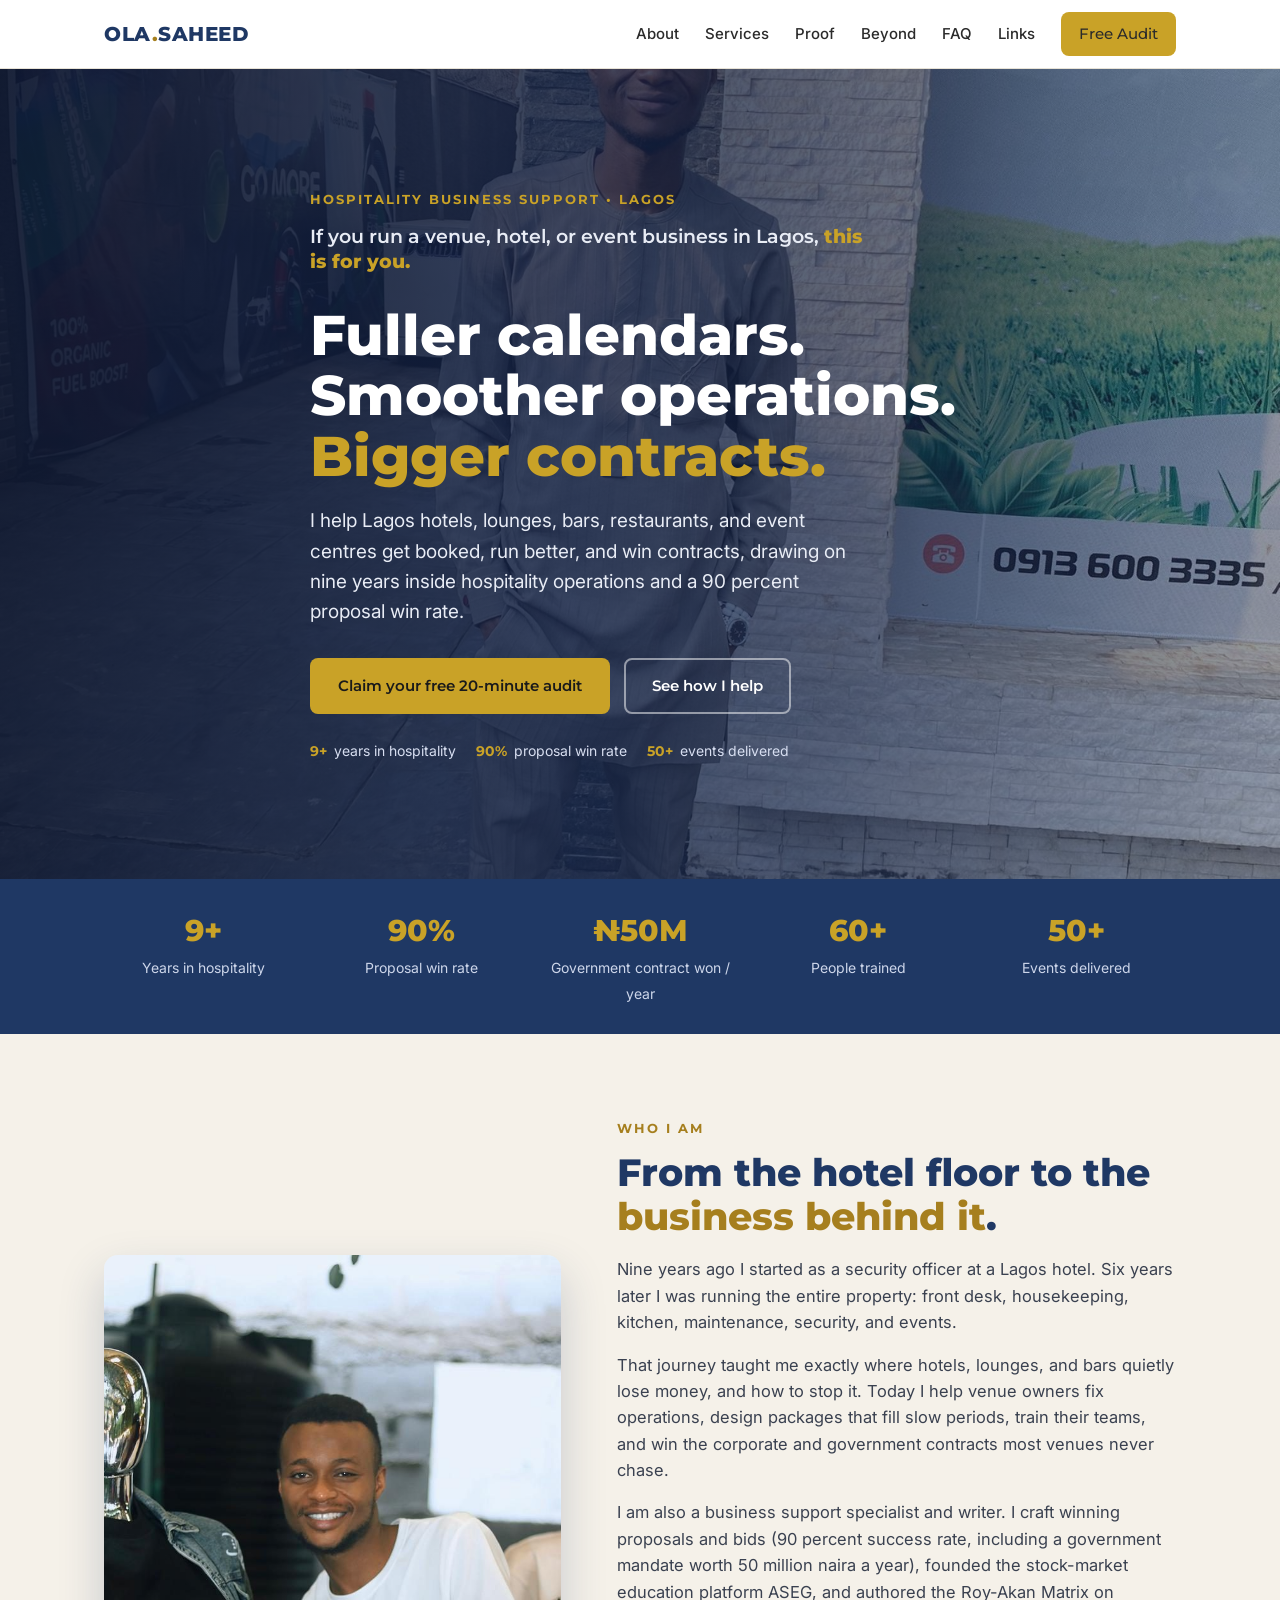
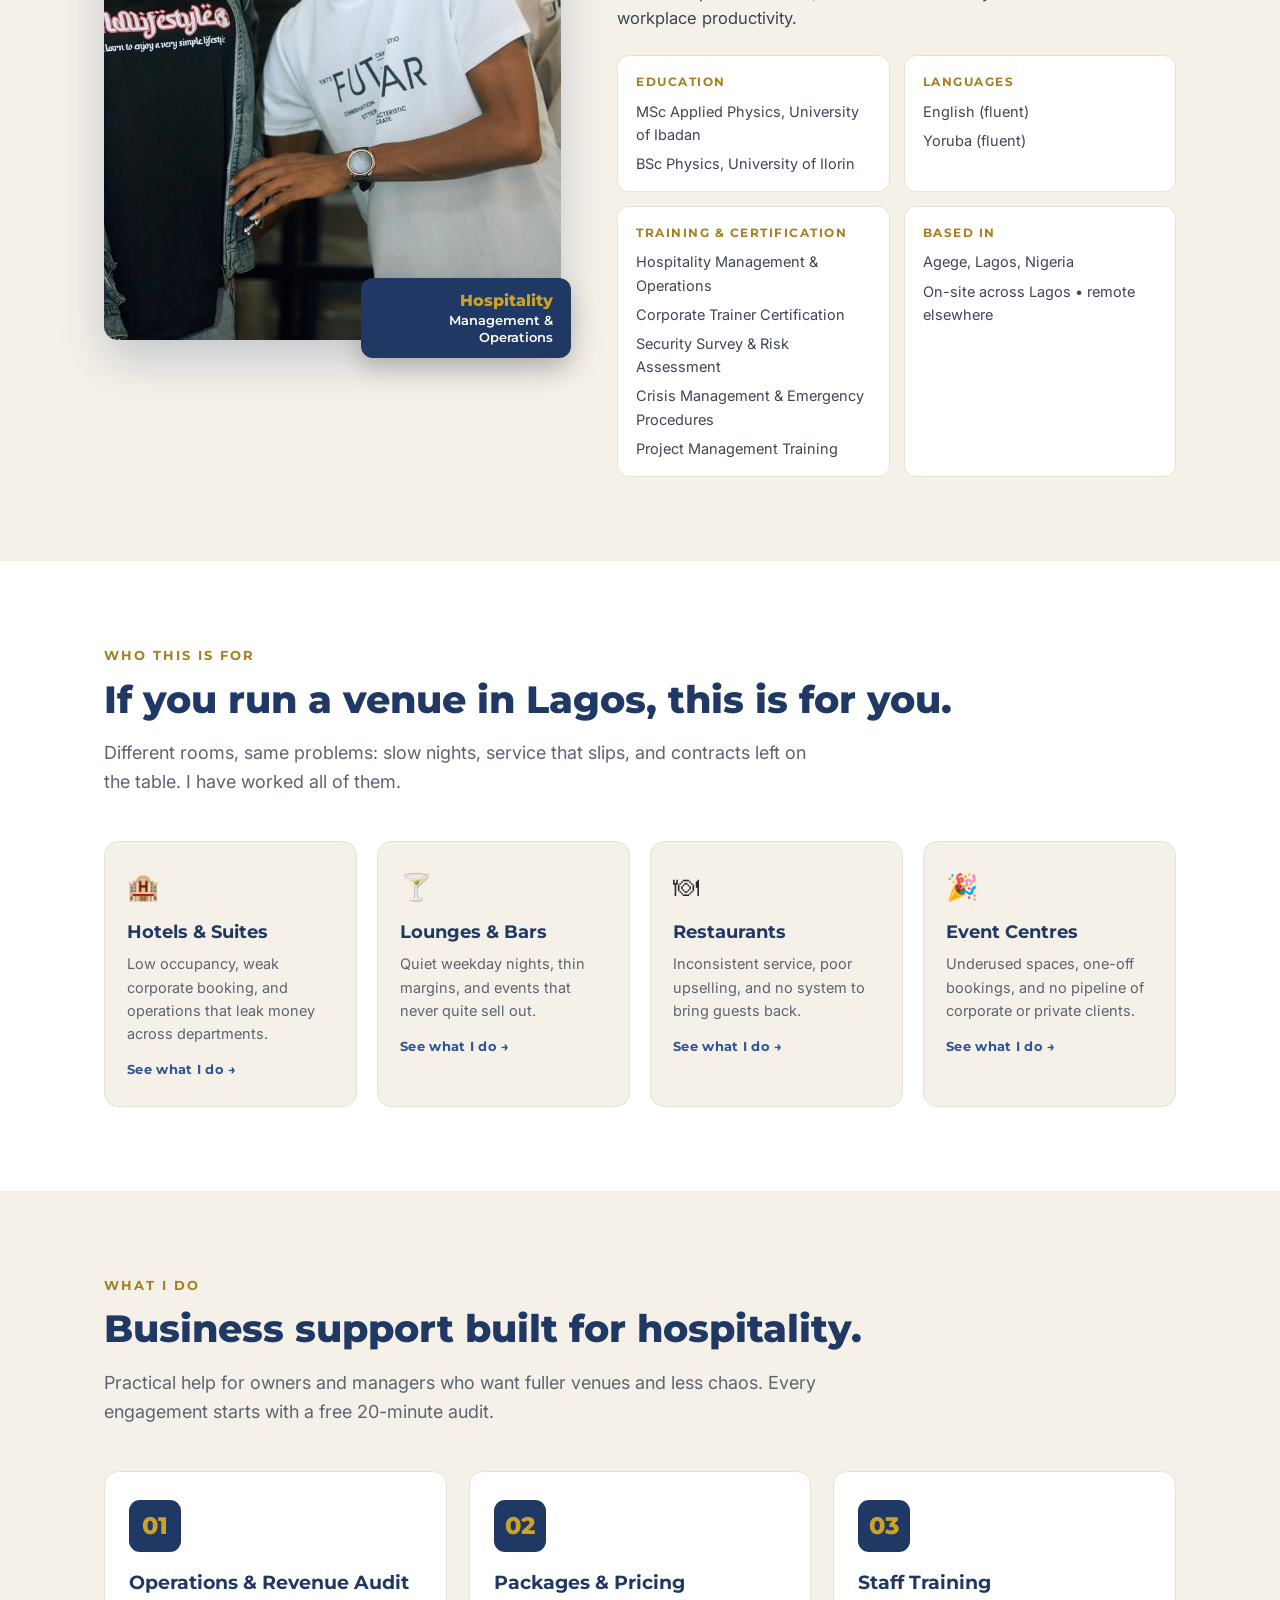
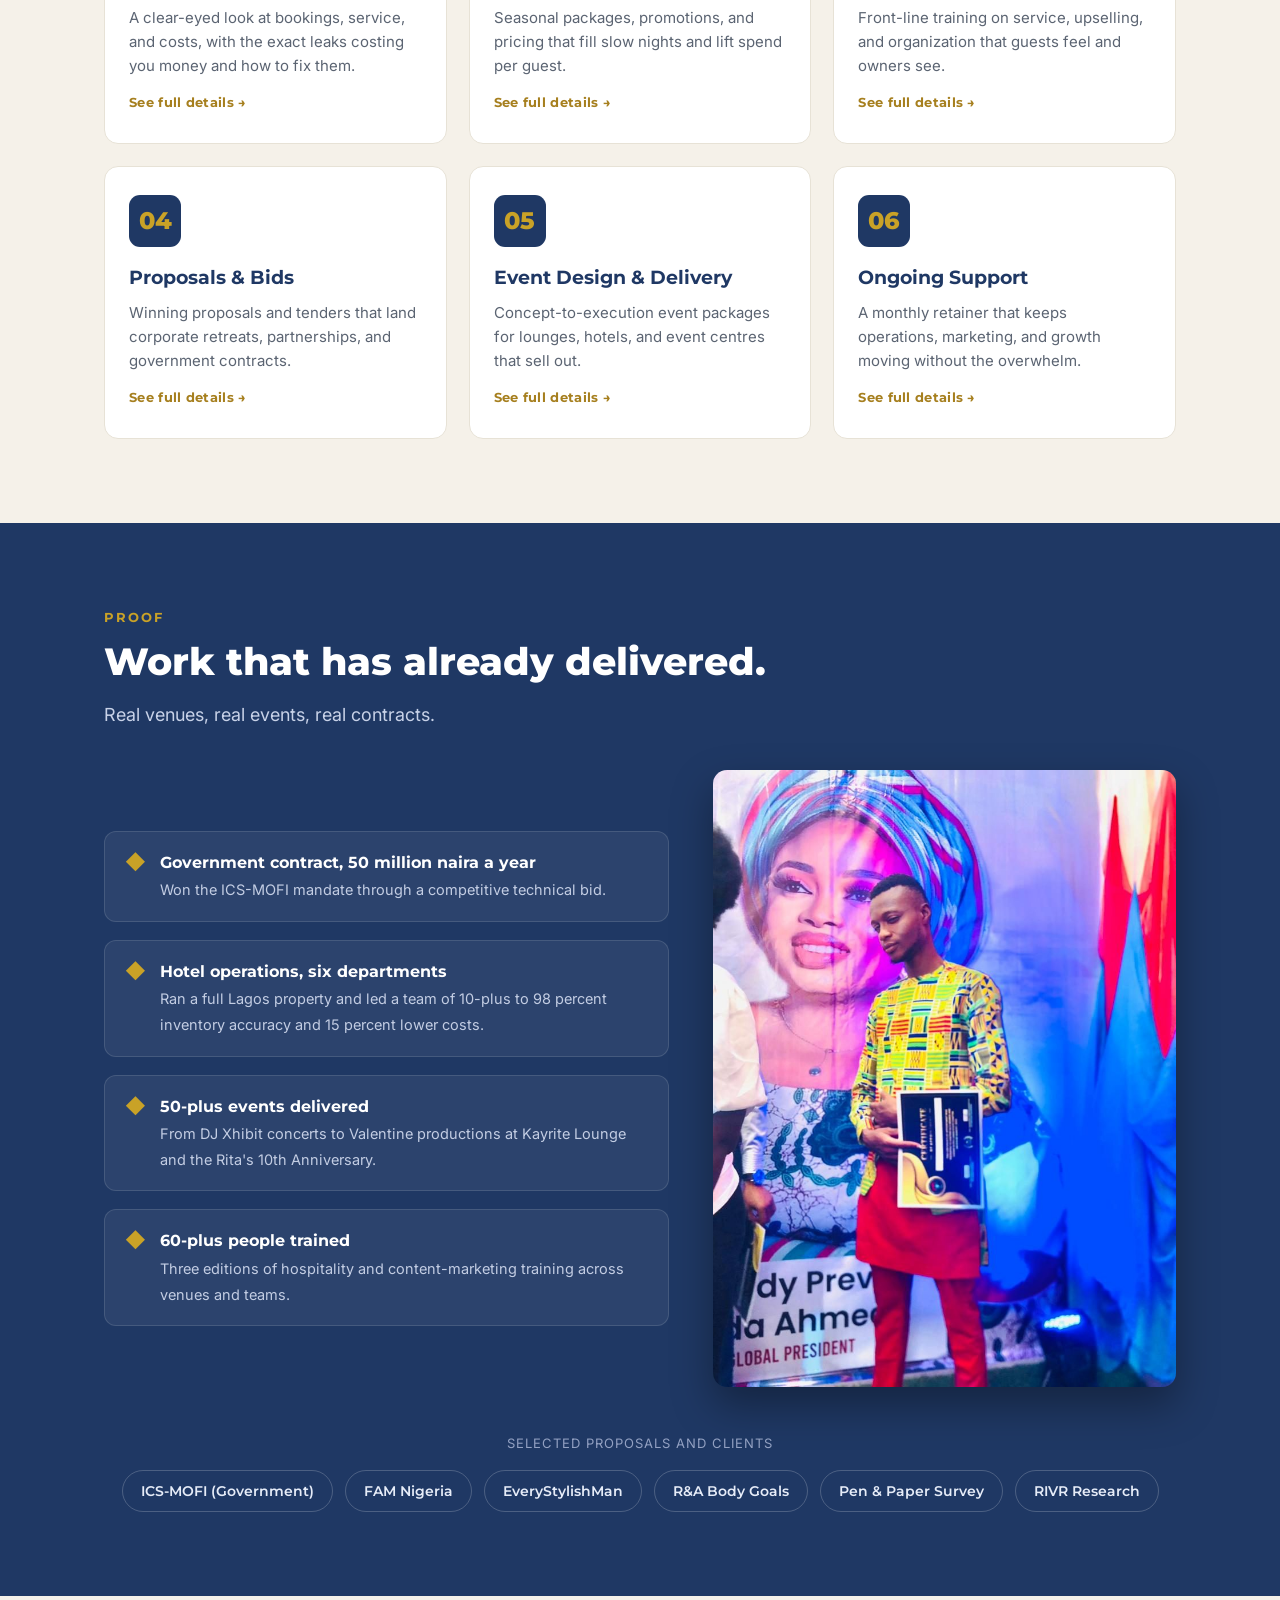
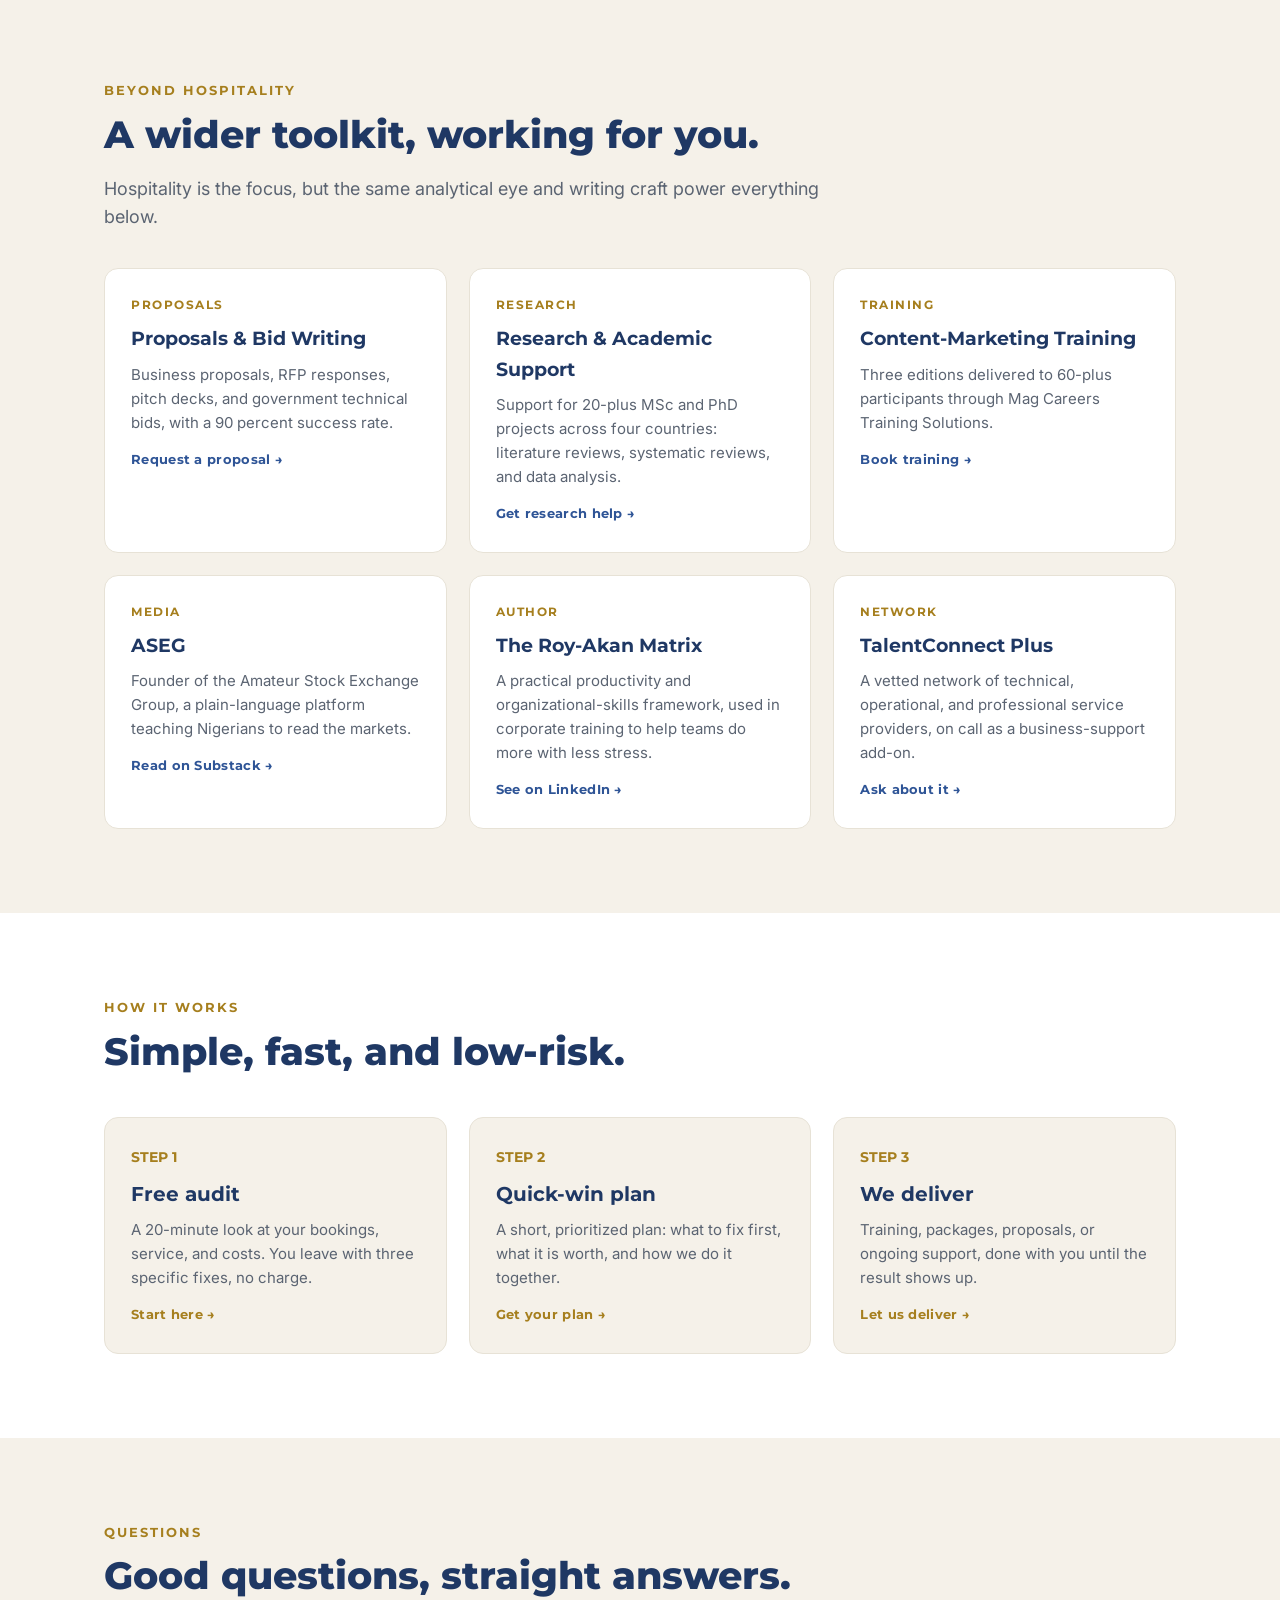
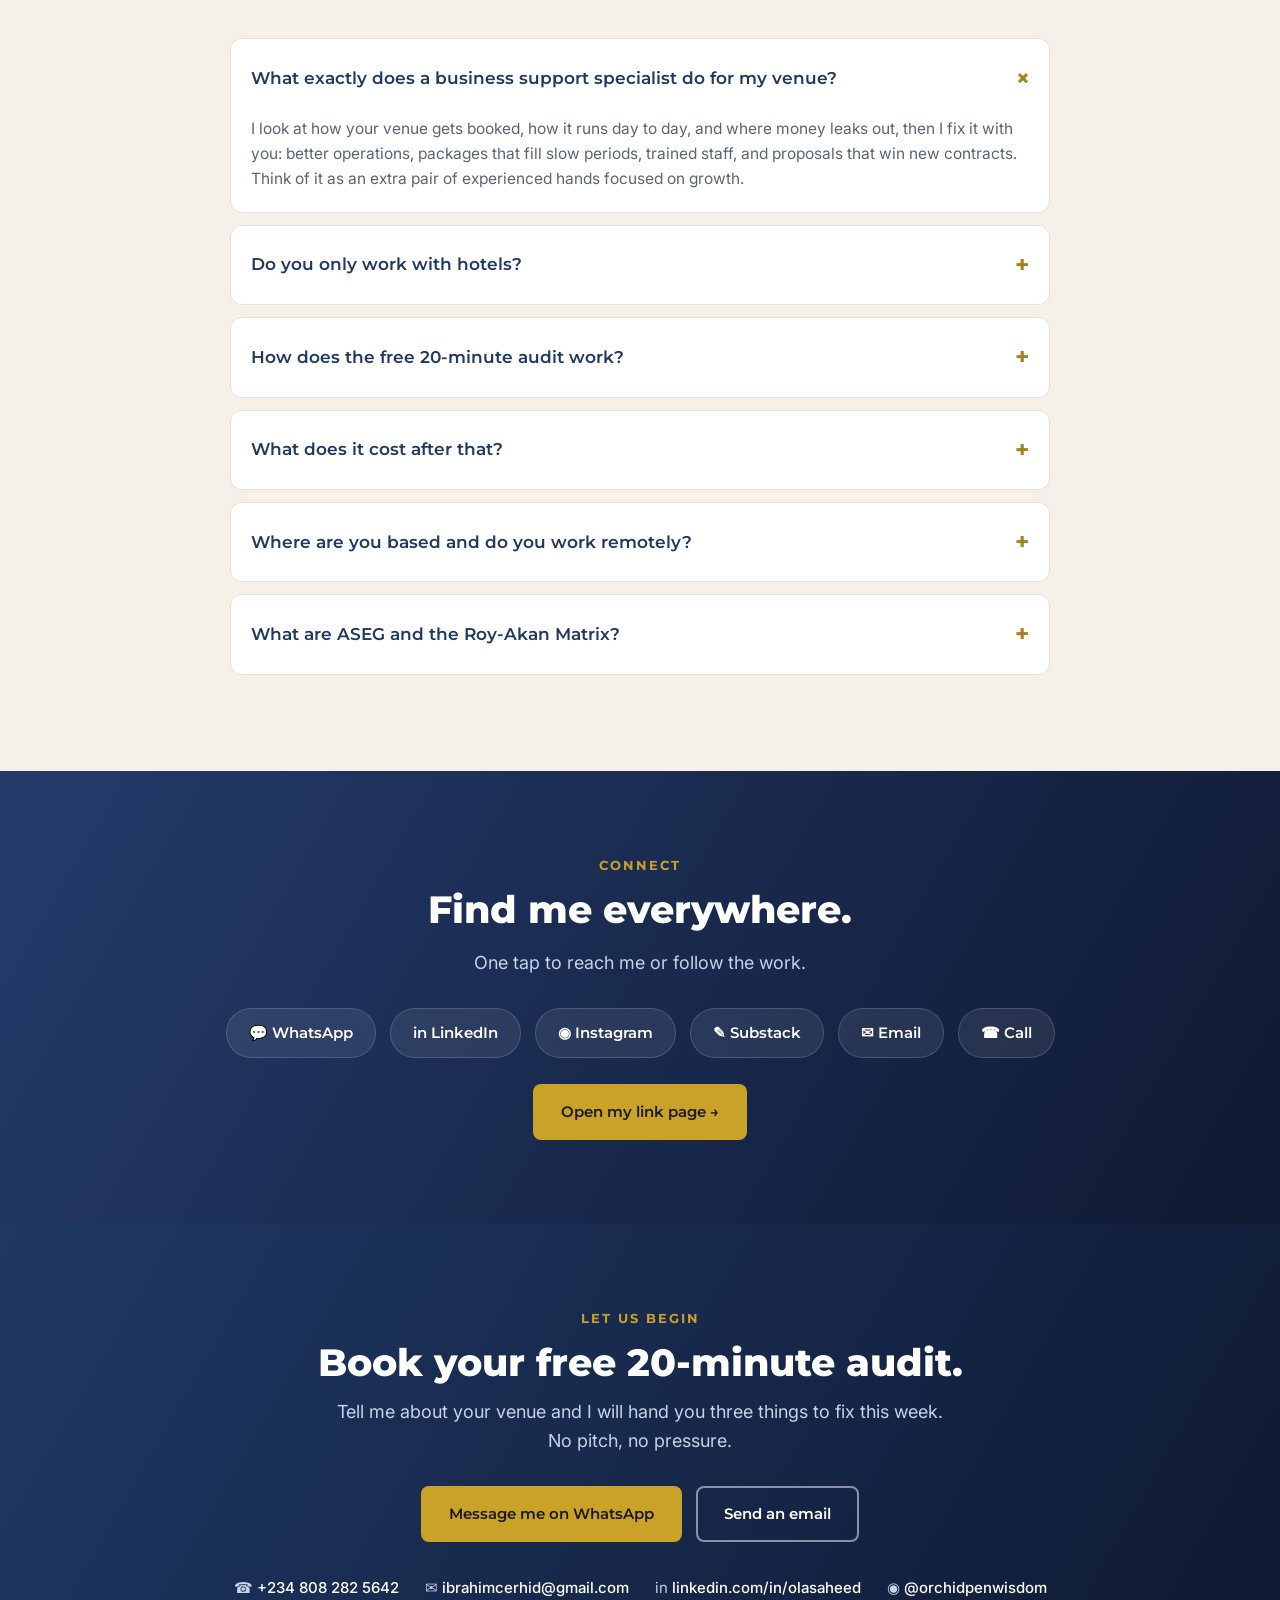
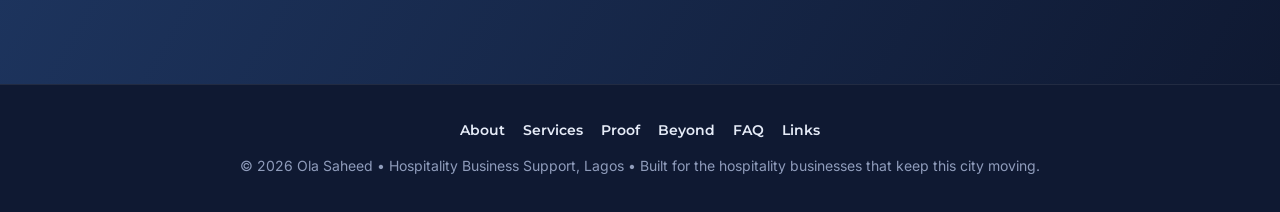
<file: index.html>
<!DOCTYPE html>
<html lang="en">
<head>
<meta charset="UTF-8" />
<meta name="viewport" content="width=device-width, initial-scale=1.0" />
<title>Ola Saheed | Hospitality Business Support in Lagos</title>
<link rel="icon" href="data:image/svg+xml,%3Csvg xmlns='http://www.w3.org/2000/svg' viewBox='0 0 32 32'%3E%3Crect width='32' height='32' rx='7' fill='%231F3864'/%3E%3Ctext x='16' y='23' font-family='Montserrat,Arial,sans-serif' font-size='20' font-weight='800' fill='%23C9A227' text-anchor='middle'%3EO%3C/text%3E%3C/svg%3E" />
<meta name="description" content="Ola Saheed helps Lagos hotels, lounges, bars, restaurants, and event centres get booked, run smoother, and win contracts. Nine years in hospitality, a 90 percent proposal win rate. Free 20-minute audit." />
<meta property="og:title" content="Ola Saheed | Hospitality Business Support in Lagos" />
<meta property="og:description" content="Fuller calendars. Smoother operations. Bigger contracts. Free 20-minute venue audit." />
<meta property="og:type" content="website" />
<meta name="theme-color" content="#1F3864" />
<link rel="preconnect" href="https://fonts.googleapis.com">
<link rel="preconnect" href="https://fonts.gstatic.com" crossorigin>
<link href="https://fonts.googleapis.com/css2?family=Montserrat:wght@600;700;800&family=Inter:wght@400;500;600&display=swap" rel="stylesheet">
<style>
  :root{
    --navy:#1F3864; --navy2:#2E5496; --gold:#C9A227; --gold-deep:#A67F1E; --sand:#F5F1E9;
    --charcoal:#2B2B2B; --grey:#5b6472; --white:#fff; --line:#e7e2d6;
  }
  *{margin:0;padding:0;box-sizing:border-box}
  html{scroll-behavior:smooth}
  body{font-family:'Inter',sans-serif;color:var(--charcoal);background:var(--white);line-height:1.6}
  h1,h2,h3,.brand{font-family:'Montserrat',sans-serif}
  a{text-decoration:none;color:inherit}
  .wrap{max-width:1120px;margin:0 auto;padding:0 24px}
  .btn{display:inline-block;padding:14px 26px;border-radius:8px;font-weight:600;font-family:'Montserrat';font-size:15px;transition:.2s;cursor:pointer;border:2px solid transparent}
  .btn-gold{background:var(--gold);color:#1a1a1a}
  .btn-gold:hover{filter:brightness(1.05);transform:translateY(-1px)}
  .btn-ghost{background:transparent;color:var(--white);border-color:rgba(255,255,255,.5)}
  .btn-ghost:hover{background:rgba(255,255,255,.12)}
  .btn-navy{background:var(--navy);color:#fff}
  .btn-navy:hover{background:var(--navy2)}

  /* NAV */
  header{position:sticky;top:0;z-index:50;background:rgba(255,255,255,.96);backdrop-filter:blur(8px);border-bottom:1px solid var(--line)}
  nav{display:flex;align-items:center;justify-content:space-between;height:68px}
  .brand{font-weight:800;font-size:20px;color:var(--navy);letter-spacing:.5px}
  .brand span{color:var(--gold-deep)}
  .navlinks{display:flex;gap:26px;align-items:center}
  .navlinks a{font-weight:500;font-size:15px;color:var(--charcoal)}
  .navlinks a:hover{color:var(--navy)}
  .nav-cta{background:var(--gold);color:#1a1a1a;padding:10px 18px;border-radius:8px;font-family:'Montserrat';font-weight:600;font-size:14px}
  .menu-btn{display:none;font-size:26px;color:var(--navy);background:none;border:none}

  /* HERO */
  .hero{position:relative;color:#fff;min-height:90vh;display:flex;align-items:center;
    background:linear-gradient(90deg, rgba(15,25,50,.92) 0%, rgba(20,35,70,.82) 45%, rgba(20,35,70,.45) 100%), url('images/hero.jpg');
    background-size:cover;background-position:center right}
  .hero-inner{max-width:660px;padding:60px 0}
  .eyebrow{display:inline-block;color:var(--gold);font-family:'Montserrat';font-weight:700;letter-spacing:2px;text-transform:uppercase;font-size:13px;margin-bottom:14px}
  .hero-pre{color:#fff;font-family:'Montserrat',sans-serif;font-weight:600;font-size:clamp(16px,2.1vw,20px);line-height:1.35;max-width:560px;margin-bottom:16px}
  .hero-pre b{color:var(--gold);font-weight:800}
  .hero h1{font-size:clamp(34px,5vw,56px);line-height:1.08;font-weight:800;margin-bottom:20px}
  .hero h1 em{color:var(--gold);font-style:normal}
  .hero p{font-size:19px;color:#e8ecf5;margin-bottom:30px;max-width:560px}
  .hero-cta{display:flex;gap:14px;flex-wrap:wrap}
  .hero-trust{margin-top:26px;color:#d7def0;font-size:14px;display:flex;gap:20px;flex-wrap:wrap}
  .hero-trust span{display:flex;align-items:center;gap:7px}
  .hero-trust b{color:var(--gold);font-family:'Montserrat'}

  /* STATS */
  .stats{background:var(--navy);color:#fff}
  .stats .wrap{display:flex;flex-wrap:wrap;justify-content:space-between;gap:20px;padding:28px 24px}
  .stat{flex:1;min-width:140px;text-align:center}
  .stat b{display:block;font-family:'Montserrat';font-weight:800;font-size:30px;color:var(--gold)}
  .stat span{font-size:14px;color:#cdd6ea}

  /* SECTION */
  section{padding:84px 0}
  .tag{color:var(--gold-deep);font-family:'Montserrat';font-weight:700;letter-spacing:2px;text-transform:uppercase;font-size:13px;margin-bottom:12px}
  h2{font-size:clamp(26px,3.5vw,38px);color:var(--navy);font-weight:800;margin-bottom:18px;line-height:1.15}
  .lead{font-size:18px;color:var(--grey);max-width:720px}

  /* ABOUT */
  .about{background:var(--sand)}
  .about-grid{display:grid;grid-template-columns:0.9fr 1.1fr;gap:56px;align-items:center}
  .about-photo{position:relative}
  .about-photo img{width:100%;border-radius:14px;display:block;box-shadow:0 20px 45px rgba(31,56,100,.22)}
  .about-photo .badge{position:absolute;bottom:-18px;right:-10px;background:var(--navy);color:#fff;padding:13px 18px;border-radius:12px;font-family:'Montserrat';font-weight:600;font-size:13px;line-height:1.3;max-width:210px;text-align:right;box-shadow:0 10px 25px rgba(0,0,0,.2)}
  .about-photo .badge b{display:block;color:var(--gold);font-size:16px;font-weight:800}
  .about h2 em{color:var(--gold-deep);font-style:normal}
  .about p{margin-bottom:16px;color:#3a4150;font-size:16.5px}
  .cred{margin-top:24px;display:grid;grid-template-columns:1fr 1fr;gap:14px}
  .cred-card{background:#fff;border:1px solid var(--line);border-radius:12px;padding:16px 18px}
  .cred-card h4{font-family:'Montserrat';font-size:12px;letter-spacing:1.5px;text-transform:uppercase;color:var(--gold-deep);margin-bottom:8px}
  .cred-card p{margin:0;font-size:14.5px;color:#3d4658}
  .cred-card p+p{margin-top:6px}

  /* WHO */
  .who-grid{display:grid;grid-template-columns:repeat(4,1fr);gap:20px;margin-top:44px}
  .who{background:var(--sand);border:1px solid var(--line);border-radius:14px;padding:24px 22px}
  .who .emo{font-size:26px;margin-bottom:10px}
  .who h3{color:var(--navy);font-size:18px;margin-bottom:6px}
  .who p{color:var(--grey);font-size:14.5px}

  /* SERVICES */
  .cards{display:grid;grid-template-columns:repeat(3,1fr);gap:22px;margin-top:44px}
  .card{background:#fff;border:1px solid var(--line);border-radius:14px;padding:28px 24px;transition:.2s}
  .card:hover{transform:translateY(-4px);box-shadow:0 16px 34px rgba(31,56,100,.12);border-color:transparent}
  .card .ico{width:52px;height:52px;border-radius:11px;background:var(--navy);color:var(--gold);display:flex;align-items:center;justify-content:center;font-size:24px;margin-bottom:16px;font-family:'Montserrat';font-weight:800}
  .card h3{font-size:19px;color:var(--navy);margin-bottom:8px}
  .card p{font-size:15px;color:var(--grey)}

  /* PROOF */
  .proof{background:var(--navy);color:#fff}
  .proof h2{color:#fff}
  .proof .tag{color:var(--gold)}
  .proof .lead{color:#c8d2e8}
  .proof-grid{display:grid;grid-template-columns:1.1fr .9fr;gap:44px;margin-top:40px;align-items:center}
  .proof-list{display:flex;flex-direction:column;gap:18px}
  .pitem{display:flex;gap:14px;align-items:flex-start;background:rgba(255,255,255,.06);border:1px solid rgba(255,255,255,.12);border-radius:12px;padding:18px 20px}
  .pitem .dot{color:var(--gold);font-size:20px;line-height:1.2}
  .pitem b{font-family:'Montserrat';display:block;margin-bottom:2px}
  .pitem span{color:#c3cde3;font-size:14.5px}
  .proof-photo img{width:100%;border-radius:14px;display:block;box-shadow:0 18px 40px rgba(0,0,0,.35)}
  .logos{margin-top:46px;text-align:center}
  .logos p{color:#93a1c2;font-size:13px;letter-spacing:1px;text-transform:uppercase;margin-bottom:16px}
  .logos .row{display:flex;flex-wrap:wrap;gap:12px;justify-content:center}
  .chip{border:1px solid rgba(255,255,255,.2);border-radius:30px;padding:9px 18px;font-family:'Montserrat';font-weight:600;font-size:14px;color:#e6ecf8}
  a.chip{display:inline-block;transition:.2s;cursor:pointer}
  a.chip:hover{background:var(--gold);color:#1a1a1a;border-color:var(--gold);transform:translateY(-2px)}

  /* clickable cards */
  a.card,a.who,a.range-card,a.step{display:block;color:inherit;cursor:pointer}
  .who,.step,.range-card{transition:.2s}
  a.who:hover,a.step:hover,a.range-card:hover{transform:translateY(-4px);box-shadow:0 16px 34px rgba(31,56,100,.12);border-color:transparent}
  .more{display:inline-block;margin-top:14px;font-family:'Montserrat';font-weight:700;font-size:13px;letter-spacing:.3px;color:var(--gold-deep)}
  a.who .more,a.range-card .more{color:var(--navy2)}

  /* BEYOND / RANGE */
  .range{background:var(--sand)}
  .range-grid{display:grid;grid-template-columns:repeat(3,1fr);gap:22px;margin-top:36px}
  .range-card{background:#fff;border:1px solid var(--line);border-radius:14px;padding:26px}
  .range-card .rk{font-family:'Montserrat';font-weight:700;font-size:12px;letter-spacing:1.5px;text-transform:uppercase;color:var(--gold-deep);margin-bottom:10px}
  .range-card h3{color:var(--navy);font-size:19px;margin-bottom:8px}
  .range-card p{color:var(--grey);font-size:15px}
  .range-card a{color:var(--navy2);font-weight:600;font-size:14px;display:inline-block;margin-top:10px}

  /* PROCESS */
  .steps{display:grid;grid-template-columns:repeat(3,1fr);gap:22px;margin-top:44px}
  .step{padding:26px;border-radius:14px;background:var(--sand);border:1px solid var(--line)}
  .step b{font-family:'Montserrat';color:var(--gold-deep);font-size:14px}
  .step h3{color:var(--navy);font-size:20px;margin:8px 0}
  .step p{color:var(--grey);font-size:15px}

  /* FAQ */
  .faq{max-width:820px;margin:40px auto 0}
  .faq details{border:1px solid var(--line);border-radius:12px;padding:0 20px;margin-bottom:12px;background:#fff}
  .faq summary{list-style:none;cursor:pointer;padding:20px 0;font-family:'Montserrat';font-weight:600;font-size:17px;color:var(--navy);display:flex;justify-content:space-between;align-items:center;gap:16px}
  .faq summary::-webkit-details-marker{display:none}
  .faq summary::after{content:'+';color:var(--gold-deep);font-size:24px;font-weight:700;transition:.2s}
  .faq details[open] summary::after{transform:rotate(45deg)}
  .faq details p{color:var(--grey);font-size:15.5px;padding:0 0 20px;margin:0}

  /* LINKS BAND */
  .links-band{background:linear-gradient(120deg,#243b6b,#0f1932);color:#fff;text-align:center}
  .links-band h2{color:#fff}
  .links-band .lead{color:#c8d2e8;margin:0 auto 30px}
  .link-row{display:flex;gap:14px;justify-content:center;flex-wrap:wrap;margin-bottom:26px}
  .link-pill{display:flex;align-items:center;gap:9px;background:rgba(255,255,255,.08);border:1px solid rgba(255,255,255,.16);border-radius:30px;padding:12px 22px;font-family:'Montserrat';font-weight:600;font-size:15px;color:#fff;transition:.2s}
  .link-pill:hover{background:var(--gold);color:#1a1a1a;border-color:var(--gold);transform:translateY(-2px)}

  /* CTA / CONTACT */
  .cta{background:linear-gradient(120deg,var(--navy),#0f1932);color:#fff;text-align:center}
  .cta h2{color:#fff;margin-bottom:14px}
  .cta p{color:#c8d2e8;font-size:18px;max-width:620px;margin:0 auto 30px}
  .cta-row{display:flex;gap:14px;justify-content:center;flex-wrap:wrap}
  .contactbar{display:flex;gap:26px;justify-content:center;flex-wrap:wrap;margin-top:34px;color:#c8d2e8;font-size:15px}
  .contactbar a{color:#fff;font-weight:500}
  footer{background:#0f1932;color:#8f9cbb;text-align:center;padding:34px 24px;font-size:14px;border-top:1px solid rgba(255,255,255,.08)}
  footer a{color:#e6ecf8}
  .foot-links{display:flex;gap:18px;justify-content:center;flex-wrap:wrap;margin-bottom:14px;font-family:'Montserrat';font-weight:600;font-size:14px}

  @media(max-width:900px){
    .about-grid,.proof-grid{grid-template-columns:1fr;gap:34px}
    .cards,.steps,.range-grid,.who-grid{grid-template-columns:1fr}
    .cred{grid-template-columns:1fr 1fr}
    .menu-btn{display:block}
    .about-photo .badge{right:10px}
    .navlinks{
      display:none;position:absolute;top:68px;left:0;right:0;
      flex-direction:column;align-items:stretch;gap:0;
      background:#fff;border-bottom:1px solid var(--line);
      box-shadow:0 16px 30px rgba(31,56,100,.12);padding:8px 24px 18px}
    .navlinks.open{display:flex}
    .navlinks a{padding:13px 4px;border-bottom:1px solid var(--line);font-size:16px}
    .navlinks a:last-child{border-bottom:none}
    .nav-cta{margin-top:10px;text-align:center}
  }
  @media(max-width:560px){ .who-grid{grid-template-columns:1fr 1fr} }
</style>
</head>
<body>

<header>
  <div class="wrap">
    <nav>
      <div class="brand">OLA<span>.</span>SAHEED</div>
      <div class="navlinks">
        <a href="#about">About</a>
        <a href="#services">Services</a>
        <a href="#proof">Proof</a>
        <a href="#beyond">Beyond</a>
        <a href="#faq">FAQ</a>
        <a href="links.html">Links</a>
        <a class="nav-cta" href="https://wa.me/message/EQCIJZAHGFGKD1" target="_blank" rel="noopener">Free Audit</a>
      </div>
      <button class="menu-btn" aria-label="Menu" onclick="document.querySelector('.navlinks').classList.toggle('open')">&#9776;</button>
    </nav>
  </div>
</header>

<!-- HERO -->
<section class="hero" style="padding:0">
  <div class="wrap">
    <div class="hero-inner">
      <span class="eyebrow">Hospitality Business Support &bull; Lagos</span>
      <p class="hero-pre">If you run a venue, hotel, or event business in Lagos, <b>this is for you.</b></p>
      <h1>Fuller calendars. Smoother operations. <em>Bigger contracts.</em></h1>
      <p>I help Lagos hotels, lounges, bars, restaurants, and event centres get booked, run better, and win contracts, drawing on nine years inside hospitality operations and a 90 percent proposal win rate.</p>
      <div class="hero-cta">
        <a class="btn btn-gold" href="https://wa.me/message/EQCIJZAHGFGKD1" target="_blank" rel="noopener">Claim your free 20-minute audit</a>
        <a class="btn btn-ghost" href="#services">See how I help</a>
      </div>
      <div class="hero-trust">
        <span><b>9+</b> years in hospitality</span>
        <span><b>90%</b> proposal win rate</span>
        <span><b>50+</b> events delivered</span>
      </div>
    </div>
  </div>
</section>

<!-- STATS -->
<div class="stats">
  <div class="wrap">
    <div class="stat"><b>9+</b><span>Years in hospitality</span></div>
    <div class="stat"><b>90%</b><span>Proposal win rate</span></div>
    <div class="stat"><b>&#8358;50M</b><span>Government contract won / year</span></div>
    <div class="stat"><b>60+</b><span>People trained</span></div>
    <div class="stat"><b>50+</b><span>Events delivered</span></div>
  </div>
</div>

<!-- ABOUT -->
<section class="about" id="about">
  <div class="wrap about-grid">
    <div class="about-photo">
      <img src="images/about.jpg" alt="Ola Saheed" />
      <div class="badge"><b>Hospitality</b> Management &amp; Operations</div>
    </div>
    <div>
      <div class="tag">Who I am</div>
      <h2>From the hotel floor to the <em>business behind it</em>.</h2>
      <p>Nine years ago I started as a security officer at a Lagos hotel. Six years later I was running the entire property: front desk, housekeeping, kitchen, maintenance, security, and events.</p>
      <p>That journey taught me exactly where hotels, lounges, and bars quietly lose money, and how to stop it. Today I help venue owners fix operations, design packages that fill slow periods, train their teams, and win the corporate and government contracts most venues never chase.</p>
      <p>I am also a business support specialist and writer. I craft winning proposals and bids (90 percent success rate, including a government mandate worth 50 million naira a year), founded the stock-market education platform ASEG, and authored the Roy-Akan Matrix on workplace productivity.</p>
      <div class="cred">
        <div class="cred-card">
          <h4>Education</h4>
          <p>MSc Applied Physics, University of Ibadan</p>
          <p>BSc Physics, University of Ilorin</p>
        </div>
        <div class="cred-card">
          <h4>Languages</h4>
          <p>English (fluent)</p>
          <p>Yoruba (fluent)</p>
        </div>
        <div class="cred-card">
          <h4>Training &amp; Certification</h4>
          <p>Hospitality Management &amp; Operations</p>
          <p>Corporate Trainer Certification</p>
          <p>Security Survey &amp; Risk Assessment</p>
          <p>Crisis Management &amp; Emergency Procedures</p>
          <p>Project Management Training</p>
        </div>
        <div class="cred-card">
          <h4>Based in</h4>
          <p>Agege, Lagos, Nigeria</p>
          <p>On-site across Lagos &bull; remote elsewhere</p>
        </div>
      </div>
    </div>
  </div>
</section>

<!-- WHO -->
<section id="who">
  <div class="wrap">
    <div class="tag">Who this is for</div>
    <h2>If you run a venue in Lagos, this is for you.</h2>
    <p class="lead">Different rooms, same problems: slow nights, service that slips, and contracts left on the table. I have worked all of them.</p>
    <div class="who-grid">
      <a class="who" href="#services"><div class="emo">&#127976;</div><h3>Hotels &amp; Suites</h3><p>Low occupancy, weak corporate booking, and operations that leak money across departments.</p><span class="more">See what I do &rarr;</span></a>
      <a class="who" href="#services"><div class="emo">&#127864;</div><h3>Lounges &amp; Bars</h3><p>Quiet weekday nights, thin margins, and events that never quite sell out.</p><span class="more">See what I do &rarr;</span></a>
      <a class="who" href="#services"><div class="emo">&#127869;</div><h3>Restaurants</h3><p>Inconsistent service, poor upselling, and no system to bring guests back.</p><span class="more">See what I do &rarr;</span></a>
      <a class="who" href="#services"><div class="emo">&#127881;</div><h3>Event Centres</h3><p>Underused spaces, one-off bookings, and no pipeline of corporate or private clients.</p><span class="more">See what I do &rarr;</span></a>
    </div>
  </div>
</section>

<!-- SERVICES -->
<section id="services" style="background:var(--sand)">
  <div class="wrap">
    <div class="tag">What I do</div>
    <h2>Business support built for hospitality.</h2>
    <p class="lead">Practical help for owners and managers who want fuller venues and less chaos. Every engagement starts with a free 20-minute audit.</p>
    <div class="cards">
      <a class="card" href="services/operations-audit.html"><div class="ico">01</div><h3>Operations &amp; Revenue Audit</h3><p>A clear-eyed look at bookings, service, and costs, with the exact leaks costing you money and how to fix them.</p><span class="more">See full details &rarr;</span></a>
      <a class="card" href="services/packages-pricing.html"><div class="ico">02</div><h3>Packages &amp; Pricing</h3><p>Seasonal packages, promotions, and pricing that fill slow nights and lift spend per guest.</p><span class="more">See full details &rarr;</span></a>
      <a class="card" href="services/staff-training.html"><div class="ico">03</div><h3>Staff Training</h3><p>Front-line training on service, upselling, and organization that guests feel and owners see.</p><span class="more">See full details &rarr;</span></a>
      <a class="card" href="services/proposals-bids.html"><div class="ico">04</div><h3>Proposals &amp; Bids</h3><p>Winning proposals and tenders that land corporate retreats, partnerships, and government contracts.</p><span class="more">See full details &rarr;</span></a>
      <a class="card" href="services/event-design.html"><div class="ico">05</div><h3>Event Design &amp; Delivery</h3><p>Concept-to-execution event packages for lounges, hotels, and event centres that sell out.</p><span class="more">See full details &rarr;</span></a>
      <a class="card" href="services/ongoing-support.html"><div class="ico">06</div><h3>Ongoing Support</h3><p>A monthly retainer that keeps operations, marketing, and growth moving without the overwhelm.</p><span class="more">See full details &rarr;</span></a>
    </div>
  </div>
</section>

<!-- PROOF -->
<section class="proof" id="proof">
  <div class="wrap">
    <div class="tag">Proof</div>
    <h2>Work that has already delivered.</h2>
    <p class="lead">Real venues, real events, real contracts.</p>
    <div class="proof-grid">
      <div class="proof-list">
        <div class="pitem"><span class="dot">&#9670;</span><div><b>Government contract, 50 million naira a year</b><span>Won the ICS-MOFI mandate through a competitive technical bid.</span></div></div>
        <div class="pitem"><span class="dot">&#9670;</span><div><b>Hotel operations, six departments</b><span>Ran a full Lagos property and led a team of 10-plus to 98 percent inventory accuracy and 15 percent lower costs.</span></div></div>
        <div class="pitem"><span class="dot">&#9670;</span><div><b>50-plus events delivered</b><span>From DJ Xhibit concerts to Valentine productions at Kayrite Lounge and the Rita's 10th Anniversary.</span></div></div>
        <div class="pitem"><span class="dot">&#9670;</span><div><b>60-plus people trained</b><span>Three editions of hospitality and content-marketing training across venues and teams.</span></div></div>
      </div>
      <div class="proof-photo">
        <img src="images/recognition.jpg" alt="Ola Saheed receiving recognition" />
      </div>
    </div>
    <div class="logos">
      <p>Selected proposals and clients</p>
      <div class="row">
        <a class="chip" href="https://wa.me/message/EQCIJZAHGFGKD1" target="_blank" rel="noopener">ICS-MOFI (Government)</a>
        <a class="chip" href="https://wa.me/message/EQCIJZAHGFGKD1" target="_blank" rel="noopener">FAM Nigeria</a>
        <a class="chip" href="https://wa.me/message/EQCIJZAHGFGKD1" target="_blank" rel="noopener">EveryStylishMan</a>
        <a class="chip" href="https://wa.me/message/EQCIJZAHGFGKD1" target="_blank" rel="noopener">R&amp;A Body Goals</a>
        <a class="chip" href="https://wa.me/message/EQCIJZAHGFGKD1" target="_blank" rel="noopener">Pen &amp; Paper Survey</a>
        <a class="chip" href="https://wa.me/message/EQCIJZAHGFGKD1" target="_blank" rel="noopener">RIVR Research</a>
      </div>
    </div>
  </div>
</section>

<!-- BEYOND -->
<section class="range" id="beyond">
  <div class="wrap">
    <div class="tag">Beyond hospitality</div>
    <h2>A wider toolkit, working for you.</h2>
    <p class="lead">Hospitality is the focus, but the same analytical eye and writing craft power everything below.</p>
    <div class="range-grid">
      <a class="range-card" href="https://wa.me/message/EQCIJZAHGFGKD1" target="_blank" rel="noopener"><div class="rk">Proposals</div><h3>Proposals &amp; Bid Writing</h3><p>Business proposals, RFP responses, pitch decks, and government technical bids, with a 90 percent success rate.</p><span class="more">Request a proposal &rarr;</span></a>
      <a class="range-card" href="https://wa.me/message/EQCIJZAHGFGKD1" target="_blank" rel="noopener"><div class="rk">Research</div><h3>Research &amp; Academic Support</h3><p>Support for 20-plus MSc and PhD projects across four countries: literature reviews, systematic reviews, and data analysis.</p><span class="more">Get research help &rarr;</span></a>
      <a class="range-card" href="https://wa.me/message/EQCIJZAHGFGKD1" target="_blank" rel="noopener"><div class="rk">Training</div><h3>Content-Marketing Training</h3><p>Three editions delivered to 60-plus participants through Mag Careers Training Solutions.</p><span class="more">Book training &rarr;</span></a>
      <a class="range-card" href="https://olasaheed.substack.com" target="_blank" rel="noopener"><div class="rk">Media</div><h3>ASEG</h3><p>Founder of the Amateur Stock Exchange Group, a plain-language platform teaching Nigerians to read the markets.</p><span class="more">Read on Substack &rarr;</span></a>
      <a class="range-card" href="https://linkedin.com/in/olasaheed" target="_blank" rel="noopener"><div class="rk">Author</div><h3>The Roy-Akan Matrix</h3><p>A practical productivity and organizational-skills framework, used in corporate training to help teams do more with less stress.</p><span class="more">See on LinkedIn &rarr;</span></a>
      <a class="range-card" href="https://wa.me/message/EQCIJZAHGFGKD1" target="_blank" rel="noopener"><div class="rk">Network</div><h3>TalentConnect Plus</h3><p>A vetted network of technical, operational, and professional service providers, on call as a business-support add-on.</p><span class="more">Ask about it &rarr;</span></a>
    </div>
  </div>
</section>

<!-- PROCESS -->
<section id="process">
  <div class="wrap">
    <div class="tag">How it works</div>
    <h2>Simple, fast, and low-risk.</h2>
    <div class="steps">
      <a class="step" href="https://wa.me/message/EQCIJZAHGFGKD1" target="_blank" rel="noopener"><b>STEP 1</b><h3>Free audit</h3><p>A 20-minute look at your bookings, service, and costs. You leave with three specific fixes, no charge.</p><span class="more">Start here &rarr;</span></a>
      <a class="step" href="https://wa.me/message/EQCIJZAHGFGKD1" target="_blank" rel="noopener"><b>STEP 2</b><h3>Quick-win plan</h3><p>A short, prioritized plan: what to fix first, what it is worth, and how we do it together.</p><span class="more">Get your plan &rarr;</span></a>
      <a class="step" href="https://wa.me/message/EQCIJZAHGFGKD1" target="_blank" rel="noopener"><b>STEP 3</b><h3>We deliver</h3><p>Training, packages, proposals, or ongoing support, done with you until the result shows up.</p><span class="more">Let us deliver &rarr;</span></a>
    </div>
  </div>
</section>

<!-- FAQ -->
<section id="faq" style="background:var(--sand)">
  <div class="wrap">
    <div class="tag">Questions</div>
    <h2>Good questions, straight answers.</h2>
    <div class="faq">
      <details open><summary>What exactly does a business support specialist do for my venue?</summary><p>I look at how your venue gets booked, how it runs day to day, and where money leaks out, then I fix it with you: better operations, packages that fill slow periods, trained staff, and proposals that win new contracts. Think of it as an extra pair of experienced hands focused on growth.</p></details>
      <details><summary>Do you only work with hotels?</summary><p>No. Hotels, lounges, bars, restaurants, and event centres are the core focus, but I also write proposals and bids, run research and academic support, and deliver training for teams outside hospitality.</p></details>
      <details><summary>How does the free 20-minute audit work?</summary><p>We talk on WhatsApp or a call. You tell me about your venue, I ask the right questions, and you leave with three specific things to fix that week. No pitch, no pressure, no charge.</p></details>
      <details><summary>What does it cost after that?</summary><p>The audit is free. From there I give you a short quick-win plan with clear pricing, so you decide with the numbers in front of you. Retainers are available for ongoing support.</p></details>
      <details><summary>Where are you based and do you work remotely?</summary><p>I am in Agege, Lagos, and work on-site across Lagos. Proposals, research, and training I deliver remotely anywhere.</p></details>
      <details><summary>What are ASEG and the Roy-Akan Matrix?</summary><p>ASEG is a stock-market education platform I founded. The Roy-Akan Matrix is a productivity framework I authored. Both show the same analytical thinking and writing I bring to your business.</p></details>
    </div>
  </div>
</section>

<!-- LINKS BAND -->
<section class="links-band" id="links">
  <div class="wrap">
    <div class="tag" style="color:var(--gold)">Connect</div>
    <h2>Find me everywhere.</h2>
    <p class="lead">One tap to reach me or follow the work.</p>
    <div class="link-row">
      <a class="link-pill" href="https://wa.me/message/EQCIJZAHGFGKD1" target="_blank" rel="noopener">&#128172; WhatsApp</a>
      <a class="link-pill" href="https://linkedin.com/in/olasaheed" target="_blank" rel="noopener">in LinkedIn</a>
      <a class="link-pill" href="https://instagram.com/orchidpenwisdom" target="_blank" rel="noopener">&#9673; Instagram</a>
      <a class="link-pill" href="https://olasaheed.substack.com" target="_blank" rel="noopener">&#9998; Substack</a>
      <a class="link-pill" href="mailto:ibrahimcerhid@gmail.com">&#9993; Email</a>
      <a class="link-pill" href="tel:+2348082825642">&#9742; Call</a>
    </div>
    <a class="btn btn-gold" href="links.html">Open my link page &rarr;</a>
  </div>
</section>

<!-- CTA -->
<section class="cta" id="contact">
  <div class="wrap">
    <div class="tag" style="color:var(--gold)">Let us begin</div>
    <h2>Book your free 20-minute audit.</h2>
    <p>Tell me about your venue and I will hand you three things to fix this week. No pitch, no pressure.</p>
    <div class="cta-row">
      <a class="btn btn-gold" href="https://wa.me/message/EQCIJZAHGFGKD1" target="_blank" rel="noopener">Message me on WhatsApp</a>
      <a class="btn btn-ghost" href="mailto:ibrahimcerhid@gmail.com">Send an email</a>
    </div>
    <div class="contactbar">
      <span>&#9742; <a href="tel:+2348082825642">+234 808 282 5642</a></span>
      <span>&#9993; <a href="mailto:ibrahimcerhid@gmail.com">ibrahimcerhid@gmail.com</a></span>
      <span>in <a href="https://linkedin.com/in/olasaheed" target="_blank" rel="noopener">linkedin.com/in/olasaheed</a></span>
      <span>&#9673; <a href="https://instagram.com/orchidpenwisdom" target="_blank" rel="noopener">@orchidpenwisdom</a></span>
    </div>
  </div>
</section>

<footer>
  <div class="foot-links">
    <a href="#about">About</a>
    <a href="#services">Services</a>
    <a href="#proof">Proof</a>
    <a href="#beyond">Beyond</a>
    <a href="#faq">FAQ</a>
    <a href="links.html">Links</a>
  </div>
  &copy; 2026 Ola Saheed &bull; Hospitality Business Support, Lagos &bull; Built for the hospitality businesses that keep this city moving.
</footer>

<script>
  document.querySelectorAll('.navlinks a').forEach(function(a){
    a.addEventListener('click',function(){document.querySelector('.navlinks').classList.remove('open')});
  });
</script>
</body>
</html>
</file>
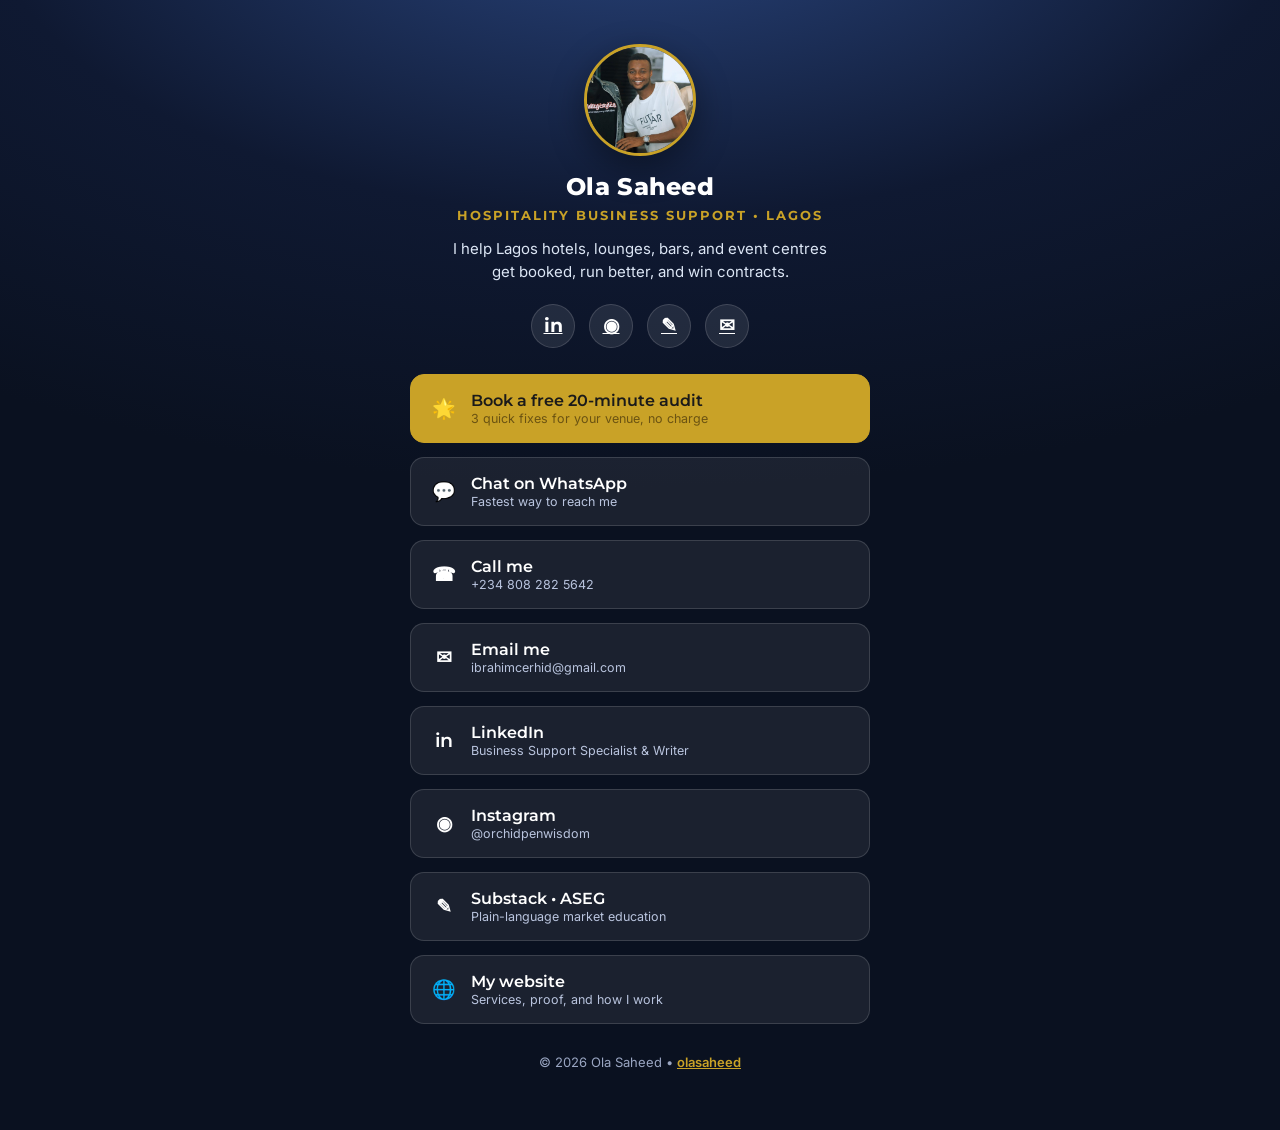
<file: links.html>
<!DOCTYPE html>
<html lang="en">
<head>
<meta charset="UTF-8" />
<meta name="viewport" content="width=device-width, initial-scale=1.0" />
<title>Ola Saheed | Links</title>
<link rel="icon" href="data:image/svg+xml,%3Csvg xmlns='http://www.w3.org/2000/svg' viewBox='0 0 32 32'%3E%3Crect width='32' height='32' rx='7' fill='%231F3864'/%3E%3Ctext x='16' y='23' font-family='Montserrat,Arial,sans-serif' font-size='20' font-weight='800' fill='%23C9A227' text-anchor='middle'%3EO%3C/text%3E%3C/svg%3E" />
<meta name="description" content="All of Ola Saheed's links in one place: book a free venue audit, WhatsApp, LinkedIn, Instagram, Substack, and more." />
<meta property="og:title" content="Ola Saheed | Links" />
<meta property="og:description" content="Hospitality Business Support, Lagos. Book a free audit and connect." />
<meta name="theme-color" content="#0f1932" />
<link rel="preconnect" href="https://fonts.googleapis.com">
<link rel="preconnect" href="https://fonts.gstatic.com" crossorigin>
<link href="https://fonts.googleapis.com/css2?family=Montserrat:wght@600;700;800&family=Inter:wght@400;500;600&display=swap" rel="stylesheet">
<style>
  :root{ --navy:#1F3864; --gold:#C9A227; --deep:#0f1932; --line:rgba(255,255,255,.14); }
  *{margin:0;padding:0;box-sizing:border-box}
  body{
    font-family:'Inter',sans-serif;color:#fff;min-height:100vh;
    background:radial-gradient(1200px 600px at 50% -10%, #2a4680 0%, #0f1932 55%, #0a1120 100%);
    display:flex;justify-content:center;padding:44px 18px 60px}
  .card{width:100%;max-width:460px;text-align:center}
  .avatar{width:112px;height:112px;border-radius:50%;object-fit:cover;border:3px solid var(--gold);
    box-shadow:0 12px 34px rgba(0,0,0,.4);margin:0 auto 16px;display:block}
  h1{font-family:'Montserrat',sans-serif;font-weight:800;font-size:24px;letter-spacing:.3px}
  .role{font-family:'Montserrat',sans-serif;color:var(--gold);font-weight:700;font-size:13px;
    letter-spacing:2px;text-transform:uppercase;margin-top:6px}
  .bio{color:#dce6f5;font-size:15px;margin:14px auto 4px;max-width:380px;line-height:1.55}
  .socials{display:flex;gap:14px;justify-content:center;margin:20px 0 26px}
  .socials a{width:44px;height:44px;border-radius:50%;background:rgba(255,255,255,.09);border:1px solid var(--line);
    display:flex;align-items:center;justify-content:center;font-size:19px;font-family:'Montserrat';font-weight:700;
    color:#fff;transition:.2s}
  .socials a:hover{background:var(--gold);color:#1a1a1a;transform:translateY(-2px)}
  .links{display:flex;flex-direction:column;gap:14px}
  a.link{display:flex;align-items:center;gap:14px;text-decoration:none;
    background:rgba(255,255,255,.07);border:1px solid var(--line);border-radius:14px;
    padding:16px 20px;color:#fff;font-family:'Montserrat',sans-serif;font-weight:600;font-size:16px;
    transition:.18s;position:relative}
  a.link:hover{background:#fff;color:var(--deep);transform:translateY(-2px);box-shadow:0 14px 30px rgba(0,0,0,.35)}
  a.link .ic{width:26px;text-align:center;font-size:19px;flex:0 0 26px}
  a.link .tx{flex:1;text-align:left}
  a.link .sub{display:block;font-family:'Inter';font-weight:400;font-size:12.5px;color:#b9c4de;margin-top:1px}
  a.link:hover .sub{color:#5a6472}
  a.primary{background:var(--gold);color:#1a1a1a;border-color:var(--gold)}
  a.primary .sub{color:#6b5312}
  a.primary:hover{filter:brightness(1.04);color:#1a1a1a}
  .foot{margin-top:30px;color:#9aa6c2;font-size:13px}
  .foot a{color:var(--gold);font-weight:600}
</style>
</head>
<body>
  <div class="card">
    <img class="avatar" src="images/about.jpg" alt="Ola Saheed" />
    <h1>Ola Saheed</h1>
    <div class="role">Hospitality Business Support &bull; Lagos</div>
    <p class="bio">I help Lagos hotels, lounges, bars, and event centres get booked, run better, and win contracts.</p>

    <div class="socials">
      <a href="https://linkedin.com/in/olasaheed" target="_blank" rel="noopener" aria-label="LinkedIn">in</a>
      <a href="https://instagram.com/orchidpenwisdom" target="_blank" rel="noopener" aria-label="Instagram">&#9673;</a>
      <a href="https://olasaheed.substack.com" target="_blank" rel="noopener" aria-label="Substack">&#9998;</a>
      <a href="mailto:ibrahimcerhid@gmail.com" aria-label="Email">&#9993;</a>
    </div>

    <div class="links">
      <a class="link primary" href="https://wa.me/message/EQCIJZAHGFGKD1" target="_blank" rel="noopener">
        <span class="ic">&#127775;</span><span class="tx">Book a free 20-minute audit<span class="sub">3 quick fixes for your venue, no charge</span></span>
      </a>
      <a class="link" href="https://wa.me/message/EQCIJZAHGFGKD1" target="_blank" rel="noopener">
        <span class="ic">&#128172;</span><span class="tx">Chat on WhatsApp<span class="sub">Fastest way to reach me</span></span>
      </a>
      <a class="link" href="tel:+2348082825642">
        <span class="ic">&#9742;</span><span class="tx">Call me<span class="sub">+234 808 282 5642</span></span>
      </a>
      <a class="link" href="mailto:ibrahimcerhid@gmail.com">
        <span class="ic">&#9993;</span><span class="tx">Email me<span class="sub">ibrahimcerhid@gmail.com</span></span>
      </a>
      <a class="link" href="https://linkedin.com/in/olasaheed" target="_blank" rel="noopener">
        <span class="ic">in</span><span class="tx">LinkedIn<span class="sub">Business Support Specialist &amp; Writer</span></span>
      </a>
      <a class="link" href="https://instagram.com/orchidpenwisdom" target="_blank" rel="noopener">
        <span class="ic">&#9673;</span><span class="tx">Instagram<span class="sub">@orchidpenwisdom</span></span>
      </a>
      <a class="link" href="https://olasaheed.substack.com" target="_blank" rel="noopener">
        <span class="ic">&#9998;</span><span class="tx">Substack &bull; ASEG<span class="sub">Plain-language market education</span></span>
      </a>
      <a class="link" href="index.html">
        <span class="ic">&#127760;</span><span class="tx">My website<span class="sub">Services, proof, and how I work</span></span>
      </a>
    </div>

    <div class="foot">&copy; 2026 Ola Saheed &bull; <a href="index.html">olasaheed</a></div>
  </div>
</body>
</html>
</file>
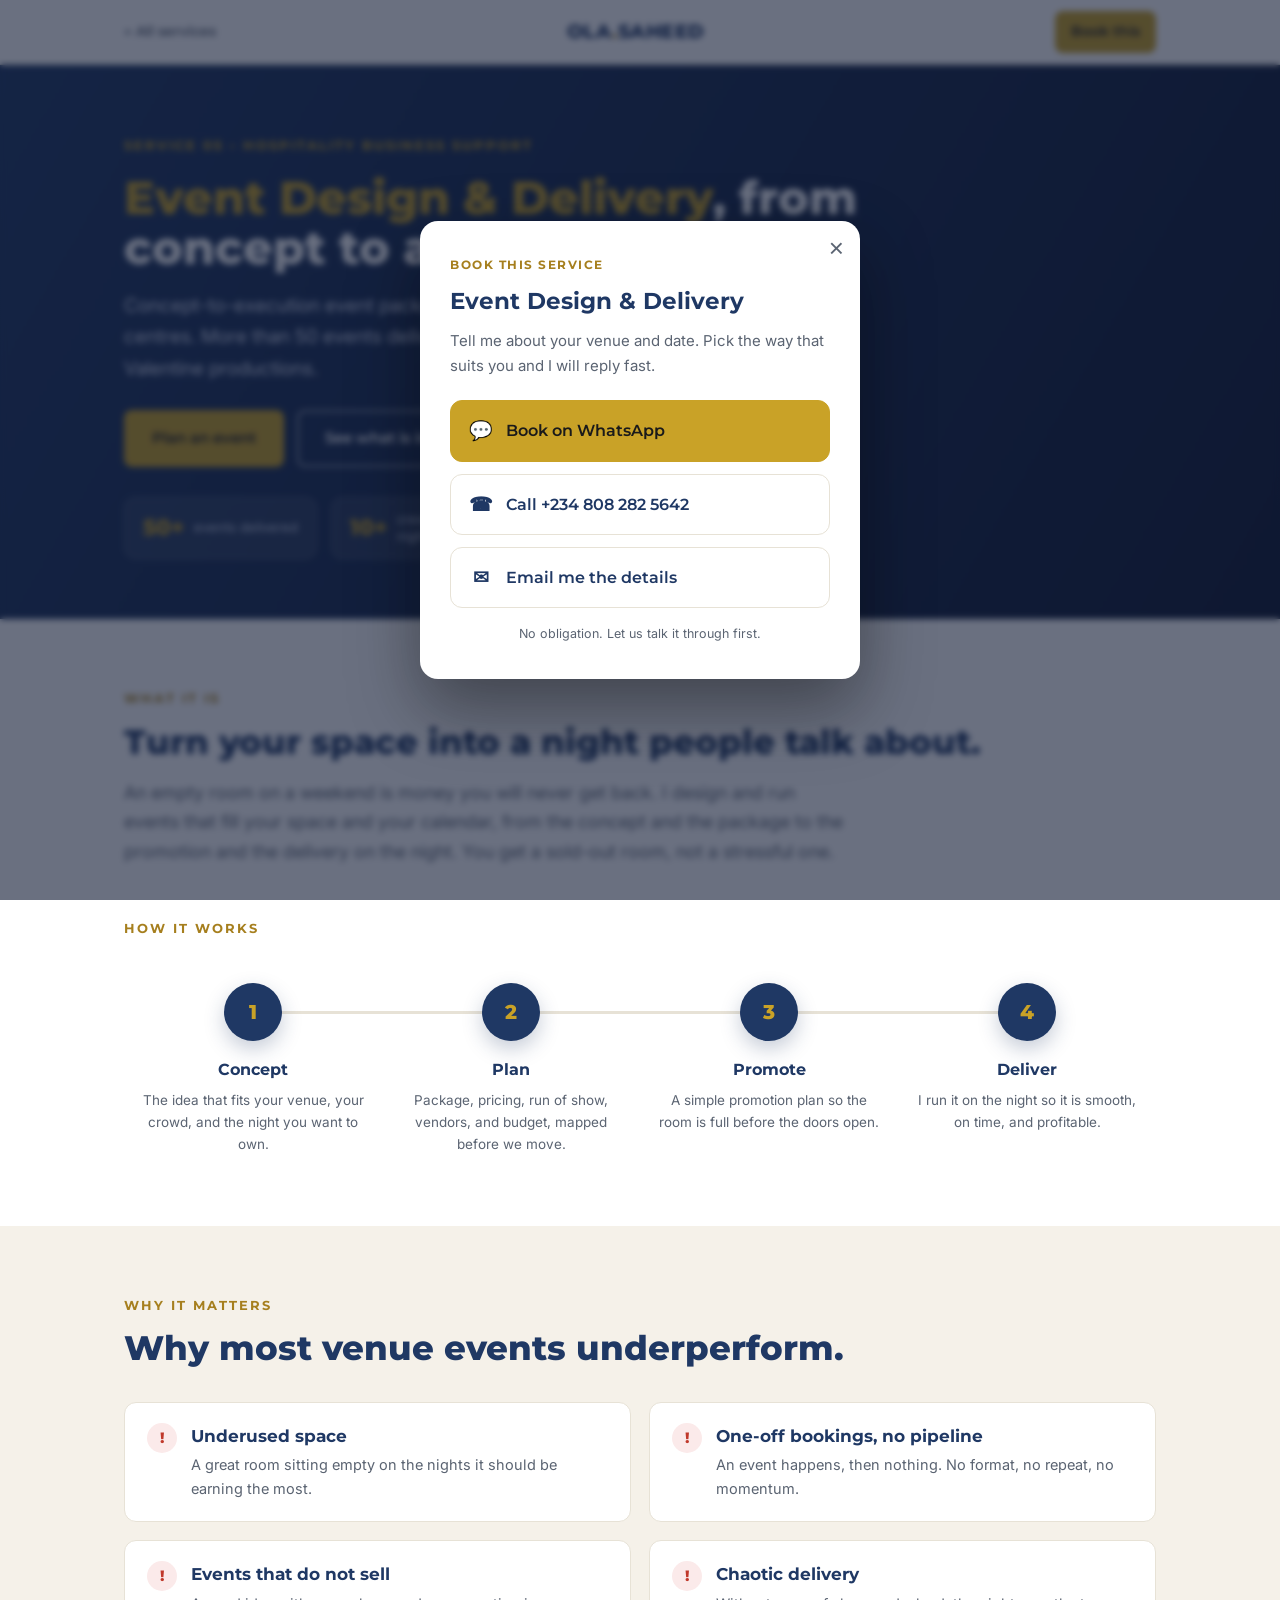
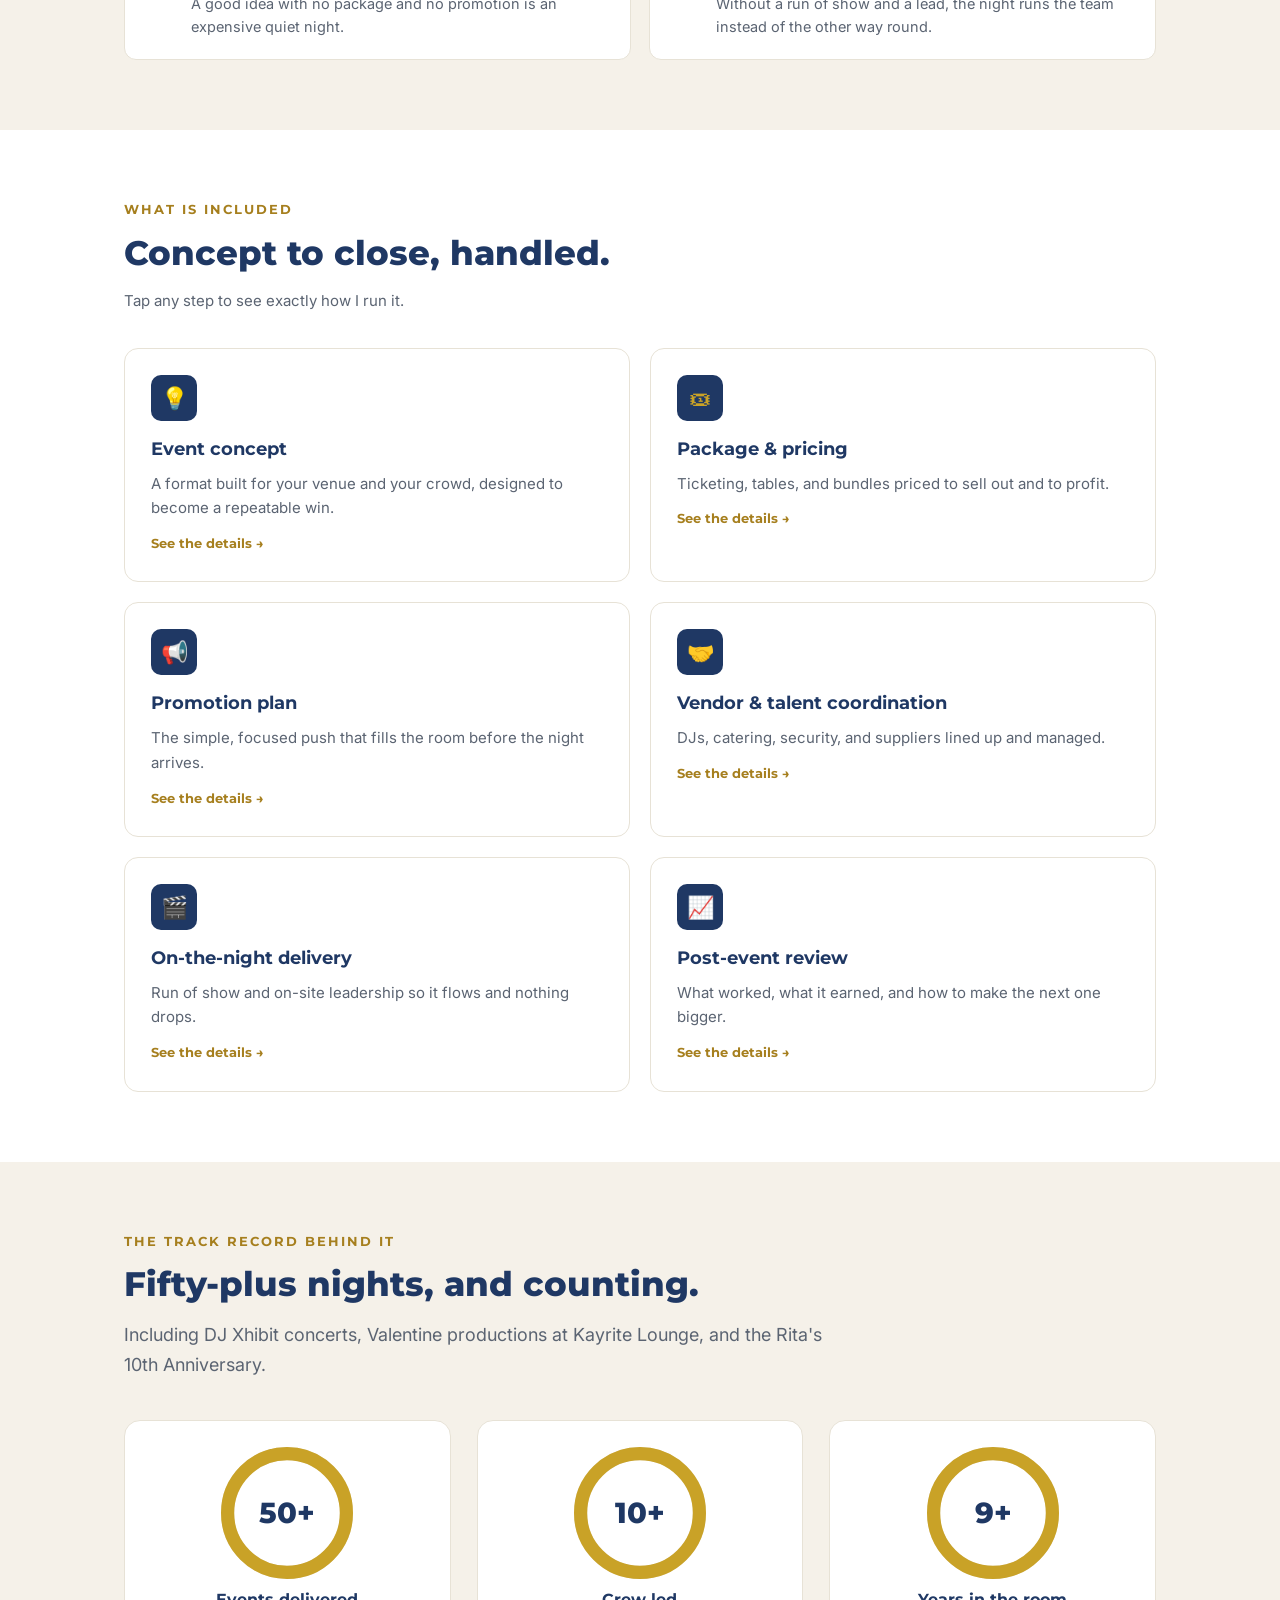
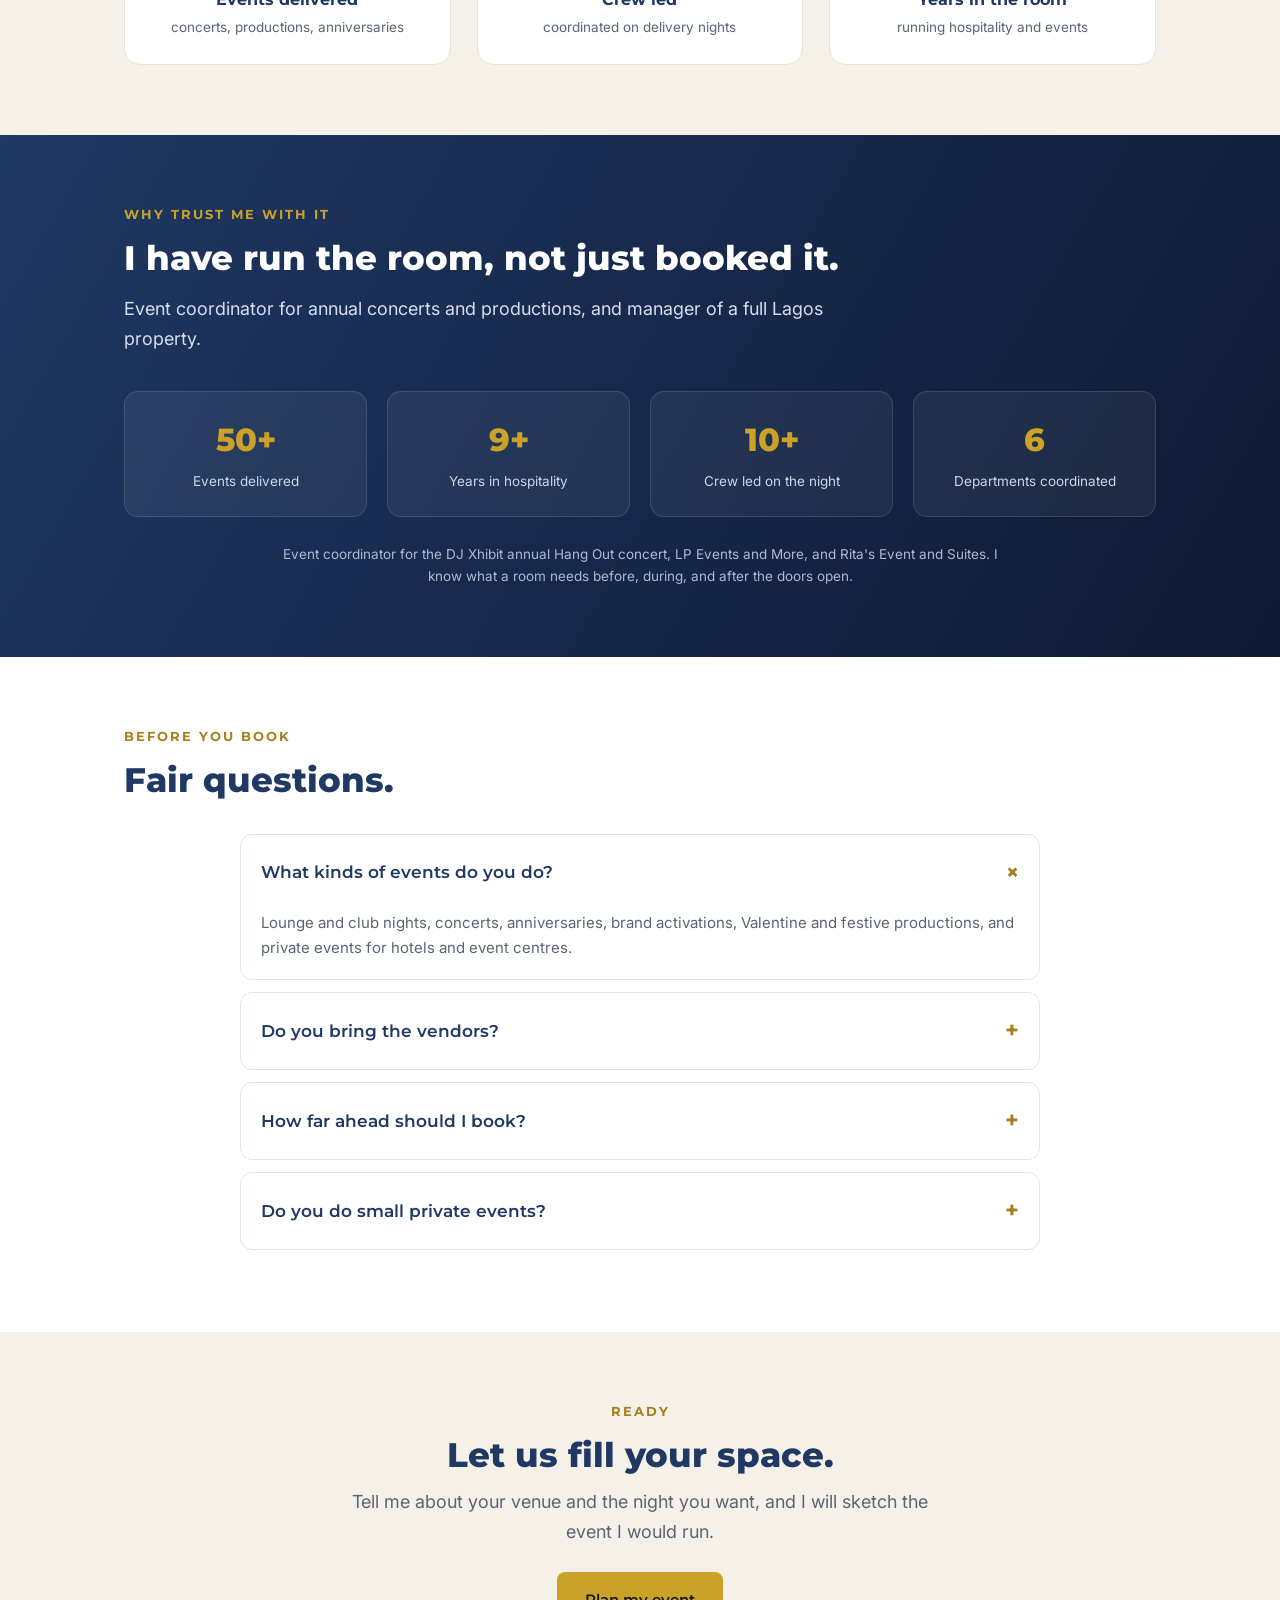
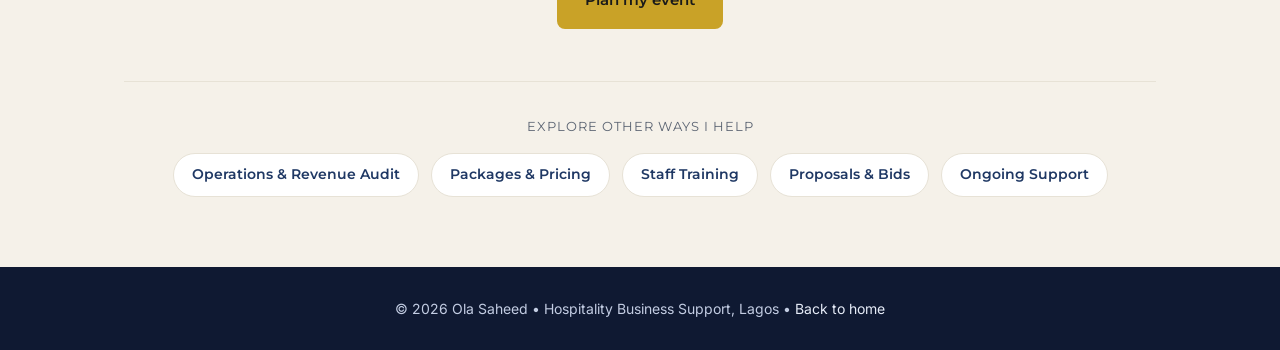
<file: services/event-design.html>
<!DOCTYPE html>
<html lang="en">
<head>
<meta charset="UTF-8" />
<meta name="viewport" content="width=device-width, initial-scale=1.0" />
<title>Event Design &amp; Delivery | Ola Saheed</title>
<link rel="icon" href="data:image/svg+xml,%3Csvg xmlns='http://www.w3.org/2000/svg' viewBox='0 0 32 32'%3E%3Crect width='32' height='32' rx='7' fill='%231F3864'/%3E%3Ctext x='16' y='23' font-family='Montserrat,Arial,sans-serif' font-size='20' font-weight='800' fill='%23C9A227' text-anchor='middle'%3EO%3C/text%3E%3C/svg%3E" />
<meta name="description" content="Concept-to-execution event packages for lounges, hotels, and event centres that sell out. 50-plus events delivered, from concerts to anniversaries." />
<meta name="theme-color" content="#1F3864" />
<link rel="preconnect" href="https://fonts.googleapis.com">
<link rel="preconnect" href="https://fonts.gstatic.com" crossorigin>
<link href="https://fonts.googleapis.com/css2?family=Montserrat:wght@600;700;800&family=Inter:wght@400;500;600&display=swap" rel="stylesheet">
<link rel="stylesheet" href="service.css">
</head>
<body>

<header>
  <div class="wrap">
    <nav>
      <a class="back" href="../index.html">&larr; All services</a>
      <div class="brand">OLA<span>.</span>SAHEED</div>
      <div class="nav-right"><a class="nav-cta" href="#book" data-book>Book this</a></div>
    </nav>
  </div>
</header>

<section class="s-hero">
  <div class="wrap">
    <span class="eyebrow">Service 05 &bull; Hospitality Business Support</span>
    <h1><em>Event Design &amp; Delivery</em>, from concept to a sold-out night.</h1>
    <p class="sub">Concept-to-execution event packages for lounges, hotels, and event centres. More than 50 events delivered, from concerts to anniversaries to Valentine productions.</p>
    <div class="hero-cta">
      <a class="btn btn-gold" href="#book" data-book>Plan an event</a>
      <a class="btn btn-ghost" href="#included">See what is included</a>
    </div>
    <div class="hero-chips">
      <div class="hero-chip"><b>50+</b><span>events delivered</span></div>
      <div class="hero-chip"><b>10+</b><span>crew led on the night</span></div>
      <div class="hero-chip"><b>&#8358;0</b><span>loose ends, fully managed</span></div>
    </div>
  </div>
</section>

<section>
  <div class="wrap">
    <div class="tag">What it is</div>
    <h2>Turn your space into a night people talk about.</h2>
    <p class="lead">An empty room on a weekend is money you will never get back. I design and run events that fill your space and your calendar, from the concept and the package to the promotion and the delivery on the night. You get a sold-out room, not a stressful one.</p>
    <div class="tag" style="margin-top:52px">How it works</div>
    <div class="flow">
      <div class="node"><div class="circle">1</div><h4>Concept</h4><p>The idea that fits your venue, your crowd, and the night you want to own.</p></div>
      <div class="node"><div class="circle">2</div><h4>Plan</h4><p>Package, pricing, run of show, vendors, and budget, mapped before we move.</p></div>
      <div class="node"><div class="circle">3</div><h4>Promote</h4><p>A simple promotion plan so the room is full before the doors open.</p></div>
      <div class="node"><div class="circle">4</div><h4>Deliver</h4><p>I run it on the night so it is smooth, on time, and profitable.</p></div>
    </div>
  </div>
</section>

<section class="alt">
  <div class="wrap">
    <div class="tag">Why it matters</div>
    <h2>Why most venue events underperform.</h2>
    <div class="pain-grid">
      <div class="pain"><span class="x">!</span><div><h4>Underused space</h4><p>A great room sitting empty on the nights it should be earning the most.</p></div></div>
      <div class="pain"><span class="x">!</span><div><h4>One-off bookings, no pipeline</h4><p>An event happens, then nothing. No format, no repeat, no momentum.</p></div></div>
      <div class="pain"><span class="x">!</span><div><h4>Events that do not sell</h4><p>A good idea with no package and no promotion is an expensive quiet night.</p></div></div>
      <div class="pain"><span class="x">!</span><div><h4>Chaotic delivery</h4><p>Without a run of show and a lead, the night runs the team instead of the other way round.</p></div></div>
    </div>
  </div>
</section>

<section id="included">
  <div class="wrap">
    <div class="tag">What is included</div>
    <h2>Concept to close, handled.</h2>
    <p class="lead" style="margin-top:8px;font-size:15px">Tap any step to see exactly how I run it.</p>
    <div class="inc-grid">
      <div class="inc" data-detail="det-ed-1"><div class="ico">&#128161;</div><h3>Event concept</h3><p>A format built for your venue and your crowd, designed to become a repeatable win.</p><span class="more2">See the details &rarr;</span></div>
      <div class="inc" data-detail="det-ed-2"><div class="ico">&#127903;</div><h3>Package &amp; pricing</h3><p>Ticketing, tables, and bundles priced to sell out and to profit.</p><span class="more2">See the details &rarr;</span></div>
      <div class="inc" data-detail="det-ed-3"><div class="ico">&#128226;</div><h3>Promotion plan</h3><p>The simple, focused push that fills the room before the night arrives.</p><span class="more2">See the details &rarr;</span></div>
      <div class="inc" data-detail="det-ed-4"><div class="ico">&#129309;</div><h3>Vendor &amp; talent coordination</h3><p>DJs, catering, security, and suppliers lined up and managed.</p><span class="more2">See the details &rarr;</span></div>
      <div class="inc" data-detail="det-ed-5"><div class="ico">&#127916;</div><h3>On-the-night delivery</h3><p>Run of show and on-site leadership so it flows and nothing drops.</p><span class="more2">See the details &rarr;</span></div>
      <div class="inc" data-detail="det-ed-6"><div class="ico">&#128200;</div><h3>Post-event review</h3><p>What worked, what it earned, and how to make the next one bigger.</p><span class="more2">See the details &rarr;</span></div>
    </div>
  </div>
</section>

<section class="alt">
  <div class="wrap">
    <div class="tag">The track record behind it</div>
    <h2>Fifty-plus nights, and counting.</h2>
    <p class="lead">Including DJ Xhibit concerts, Valentine productions at Kayrite Lounge, and the Rita's 10th Anniversary.</p>
    <div class="rings">
      <div class="ring">
        <svg viewBox="0 0 120 120"><circle class="rtrack" cx="60" cy="60" r="54"/><circle class="rbar" cx="60" cy="60" r="54" stroke-dasharray="339.3 339.3"/><text class="rval" x="60" y="69" text-anchor="middle">50+</text></svg>
        <h4>Events delivered</h4><p>concerts, productions, anniversaries</p>
      </div>
      <div class="ring">
        <svg viewBox="0 0 120 120"><circle class="rtrack" cx="60" cy="60" r="54"/><circle class="rbar" cx="60" cy="60" r="54" stroke-dasharray="339.3 339.3"/><text class="rval" x="60" y="69" text-anchor="middle">10+</text></svg>
        <h4>Crew led</h4><p>coordinated on delivery nights</p>
      </div>
      <div class="ring">
        <svg viewBox="0 0 120 120"><circle class="rtrack" cx="60" cy="60" r="54"/><circle class="rbar" cx="60" cy="60" r="54" stroke-dasharray="339.3 339.3"/><text class="rval" x="60" y="69" text-anchor="middle">9+</text></svg>
        <h4>Years in the room</h4><p>running hospitality and events</p>
      </div>
    </div>
  </div>
</section>

<section class="auth">
  <div class="wrap">
    <div class="tag" style="color:var(--gold)">Why trust me with it</div>
    <h2>I have run the room, not just booked it.</h2>
    <p class="lead">Event coordinator for annual concerts and productions, and manager of a full Lagos property.</p>
    <div class="auth-grid">
      <div class="auth-stat"><b>50+</b><span>Events delivered</span></div>
      <div class="auth-stat"><b>9+</b><span>Years in hospitality</span></div>
      <div class="auth-stat"><b>10+</b><span>Crew led on the night</span></div>
      <div class="auth-stat"><b>6</b><span>Departments coordinated</span></div>
    </div>
    <p class="auth-note">Event coordinator for the DJ Xhibit annual Hang Out concert, LP Events and More, and Rita's Event and Suites. I know what a room needs before, during, and after the doors open.</p>
  </div>
</section>

<section>
  <div class="wrap">
    <div class="tag">Before you book</div>
    <h2>Fair questions.</h2>
    <div class="faq">
      <details open><summary>What kinds of events do you do?</summary><p>Lounge and club nights, concerts, anniversaries, brand activations, Valentine and festive productions, and private events for hotels and event centres.</p></details>
      <details><summary>Do you bring the vendors?</summary><p>Yes. Through my TalentConnect Plus network I can line up DJs, catering, security, and suppliers, or work with yours if you prefer.</p></details>
      <details><summary>How far ahead should I book?</summary><p>The earlier the better for promotion, but I have delivered on tight timelines. Reach out and we will see what is possible.</p></details>
      <details><summary>Do you do small private events?</summary><p>Yes. From an intimate private booking to a full concert night, the same care goes into the run of show.</p></details>
    </div>
  </div>
</section>

<section class="final" id="book">
  <div class="wrap">
    <div class="tag" style="margin-left:auto;margin-right:auto;display:table">Ready</div>
    <h2>Let us fill your space.</h2>
    <p>Tell me about your venue and the night you want, and I will sketch the event I would run.</p>
    <a class="btn btn-gold" href="#" data-book>Plan my event</a>
    <div class="other">
      <p>Explore other ways I help</p>
      <div class="row">
        <a href="operations-audit.html">Operations &amp; Revenue Audit</a>
        <a href="packages-pricing.html">Packages &amp; Pricing</a>
        <a href="staff-training.html">Staff Training</a>
        <a href="proposals-bids.html">Proposals &amp; Bids</a>
        <a href="ongoing-support.html">Ongoing Support</a>
      </div>
    </div>
  </div>
</section>

<footer>&copy; 2026 Ola Saheed &bull; Hospitality Business Support, Lagos &bull; <a href="../index.html">Back to home</a></footer>

<div class="bookbar"><a class="btn btn-gold" href="#" data-book>Plan an event</a></div>

<!-- INCLUDED-ITEM DETAIL SOURCES -->
<div hidden>
  <div id="det-ed-1">
    <div class="dtag">Included &bull; Event concept</div>
    <h3>Event concept</h3>
    <p>The concept is what makes a night worth leaving the house for. I design a format built for your venue and your crowd, and made to repeat, so one good night becomes a series.</p>
    <h4>What you get</h4>
    <ul>
      <li>A concept matched to your space, crowd, and brand</li>
      <li>A hook and name people remember and share</li>
      <li>A format designed to run again, not just once</li>
      <li>The reason guests choose your night over others</li>
    </ul>
    <div class="eg"><b>For example:</b> a recurring themed night gave a lounge an identity and a reason for guests to come back the same night every week.</div>
    <div class="res">Built to <span class="rr">become a repeatable win</span></div>
  </div>
  <div id="det-ed-2">
    <div class="dtag">Included &bull; Package &amp; pricing</div>
    <h3>Package &amp; pricing</h3>
    <p>A sold-out night starts with the right offer at the right price. I build the ticketing, tables, and bundles that fill the room and protect your profit.</p>
    <h4>What you get</h4>
    <ul>
      <li>Ticket, table, and bottle packages that sell</li>
      <li>Tiered pricing: early bird, regular, VIP</li>
      <li>Capacity and revenue mapped before the night</li>
      <li>Deposits and structure so you are paid up front</li>
    </ul>
    <div class="eg"><b>For example:</b> an early-bird table tier created urgency and cash flow weeks before the event.</div>
    <div class="res">Built to <span class="rr">sell out and profit</span></div>
  </div>
  <div id="det-ed-3">
    <div class="dtag">Included &bull; Promotion plan</div>
    <h3>Promotion plan</h3>
    <p>The room fills before the doors open, or it does not fill at all. I give you a simple, focused promotion plan that builds anticipation and books guests in advance.</p>
    <h4>What you get</h4>
    <ul>
      <li>A countdown plan of what to post and when</li>
      <li>The hooks and messaging that drive bookings</li>
      <li>Where to promote for your specific crowd</li>
      <li>Early-booking mechanics that build momentum</li>
    </ul>
    <div class="eg"><b>For example:</b> a two-week countdown with an early-bird push meant a launch night opened near-full instead of as a quiet test.</div>
    <div class="res">Built to <span class="rr">a full room on the night</span></div>
  </div>
  <div id="det-ed-4">
    <div class="dtag">Included &bull; Vendor &amp; talent coordination</div>
    <h3>Vendor &amp; talent coordination</h3>
    <p>A great night is a lot of moving parts. Through my TalentConnect Plus network I line up and manage the DJs, catering, security, and suppliers, so you are not chasing vendors on the day.</p>
    <h4>What you get</h4>
    <ul>
      <li>The right DJs, talent, and suppliers sourced</li>
      <li>Bookings, briefs, and logistics handled</li>
      <li>One point of contact managing them all</li>
      <li>Contingencies so surprises do not derail the night</li>
    </ul>
    <div class="eg"><b>For example:</b> coordinating DJ, catering, and security under one plan kept a concert night running to time with no last-minute scrambles.</div>
    <div class="res">Built to <span class="rr">nothing left to chance</span></div>
  </div>
  <div id="det-ed-5">
    <div class="dtag">Included &bull; On-the-night delivery</div>
    <h3>On-the-night delivery</h3>
    <p>This is where events are made or lost. I run the night to a clear run of show, leading the floor so it flows, stays on time, and stays profitable, while you enjoy your own event.</p>
    <h4>What you get</h4>
    <ul>
      <li>A detailed run of show for the night</li>
      <li>On-site leadership of your team and vendors</li>
      <li>Real-time problem-solving so guests never notice</li>
      <li>A smooth, on-time, on-brand experience</li>
    </ul>
    <div class="eg"><b>For example:</b> running the Rita's 10th Anniversary to a tight run of show kept a big night calm from doors to close.</div>
    <div class="res">Built to <span class="rr">a night that just flows</span></div>
  </div>
  <div id="det-ed-6">
    <div class="dtag">Included &bull; Post-event review</div>
    <h3>Post-event review</h3>
    <p>The best events compound. After the night I give you an honest read on what worked, what it earned, and how to make the next one bigger, so you build a series, not a one-off.</p>
    <h4>What you get</h4>
    <ul>
      <li>A clear read on turnout, revenue, and spend</li>
      <li>What worked and what to change</li>
      <li>How to make it a repeatable series</li>
      <li>A plan for the next edition</li>
    </ul>
    <div class="eg"><b>For example:</b> a quick review after a strong first edition set the pricing and promo that made the second one bigger.</div>
    <div class="res">Built to <span class="rr">make the next one bigger</span></div>
  </div>
</div>

<!-- DETAIL MODAL -->
<div class="modal-overlay" id="detailModal" role="dialog" aria-modal="true" aria-label="Item details">
  <div class="modal modal-lg">
    <button class="close" aria-label="Close">&times;</button>
    <div class="dt" id="detailBody"></div>
    <div class="book-inline"><a class="btn btn-gold" href="#" data-book>Plan my event</a></div>
  </div>
</div>

<div class="modal-overlay" id="bookModal" role="dialog" aria-modal="true" aria-label="Book this service">
  <div class="modal">
    <button class="close" aria-label="Close">&times;</button>
    <div class="mtag">Book this service</div>
    <h3>Event Design &amp; Delivery</h3>
    <p class="mp">Tell me about your venue and date. Pick the way that suits you and I will reply fast.</p>
    <div class="mbtns">
      <a class="mbtn primary" href="https://wa.me/2348082825642?text=Hi%20Ola%2C%20I%20would%20like%20help%20designing%20and%20delivering%20an%20event.%20My%20venue%20and%20date%3A%20" target="_blank" rel="noopener"><span class="mi">&#128172;</span>Book on WhatsApp</a>
      <a class="mbtn" href="tel:+2348082825642"><span class="mi">&#9742;</span>Call +234 808 282 5642</a>
      <a class="mbtn" href="mailto:ibrahimcerhid@gmail.com?subject=Event%20Design%20%26%20Delivery&body=Hi%20Ola%2C%20I%20would%20like%20help%20designing%20and%20delivering%20an%20event.%20My%20venue%20and%20date%3A%20"><span class="mi">&#9993;</span>Email me the details</a>
    </div>
    <p class="mfoot">No obligation. Let us talk it through first.</p>
  </div>
</div>

<script src="service.js"></script>
</body>
</html>
</file>
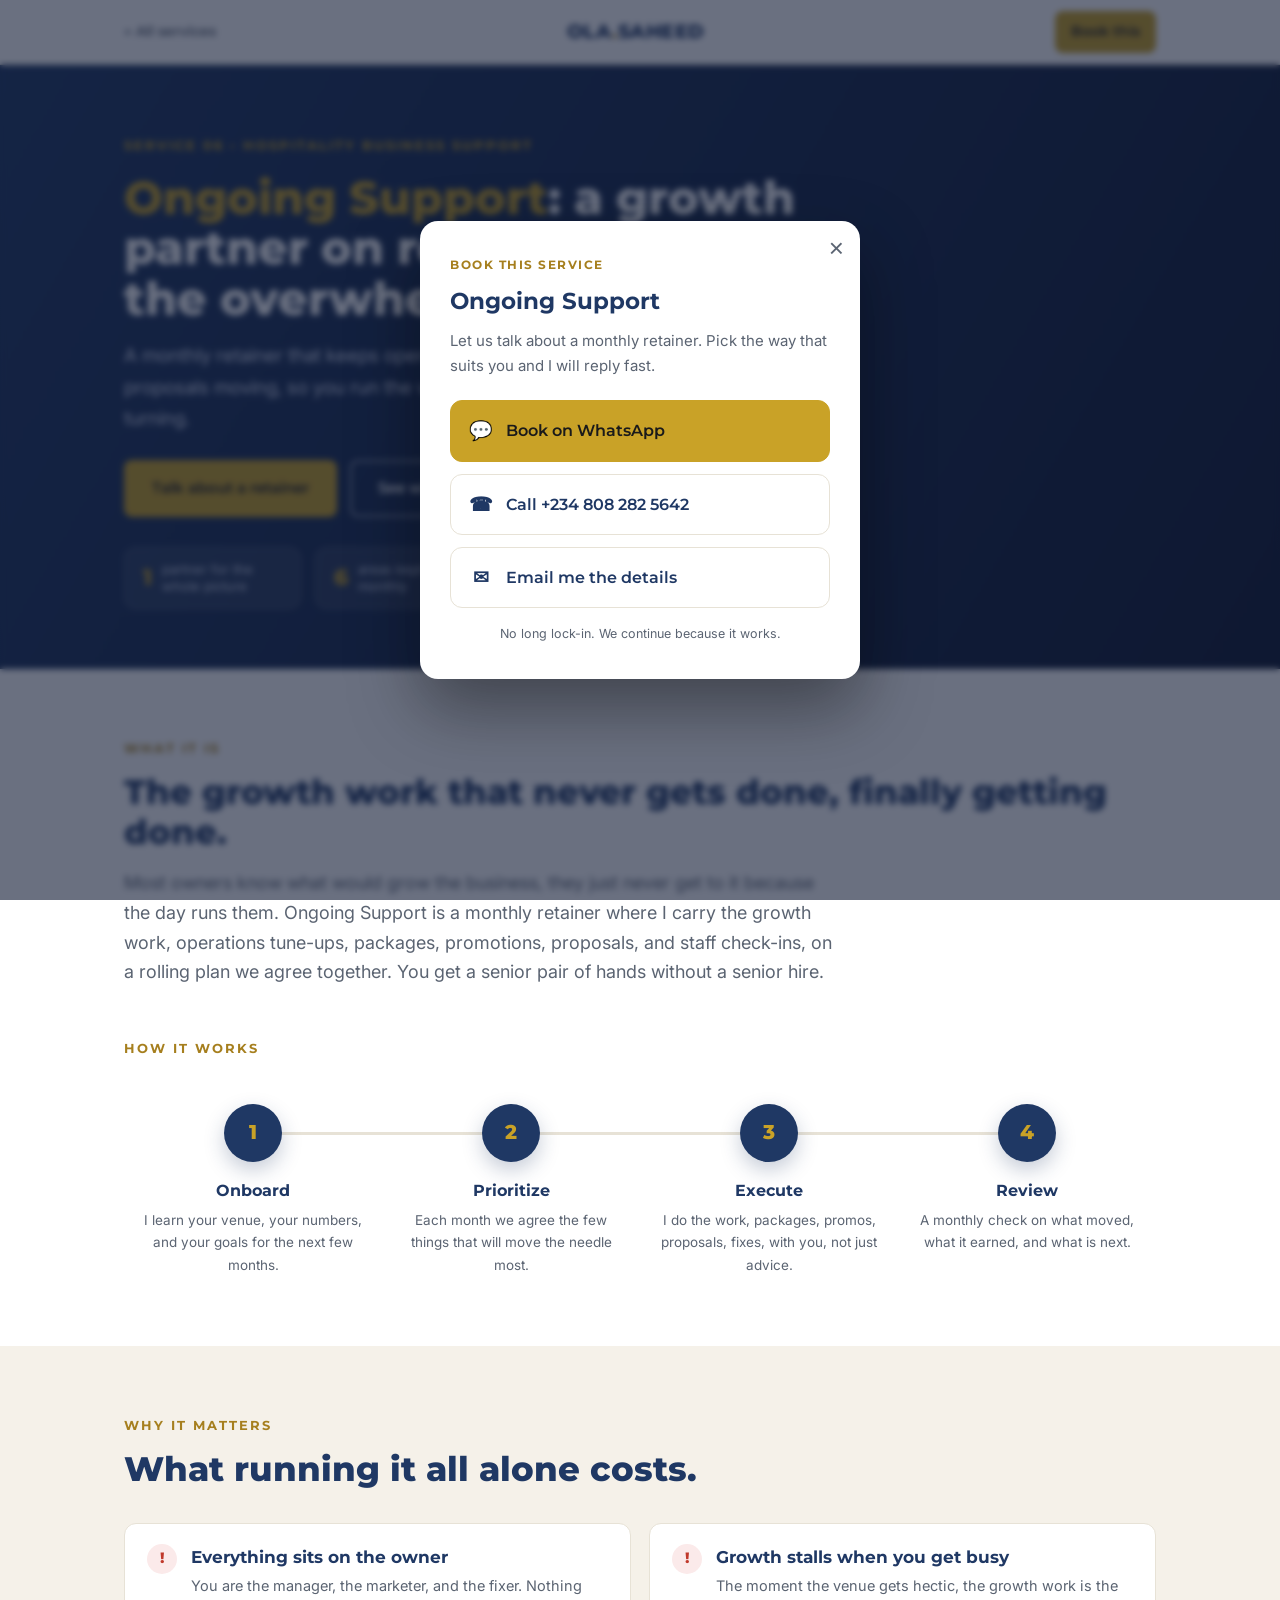
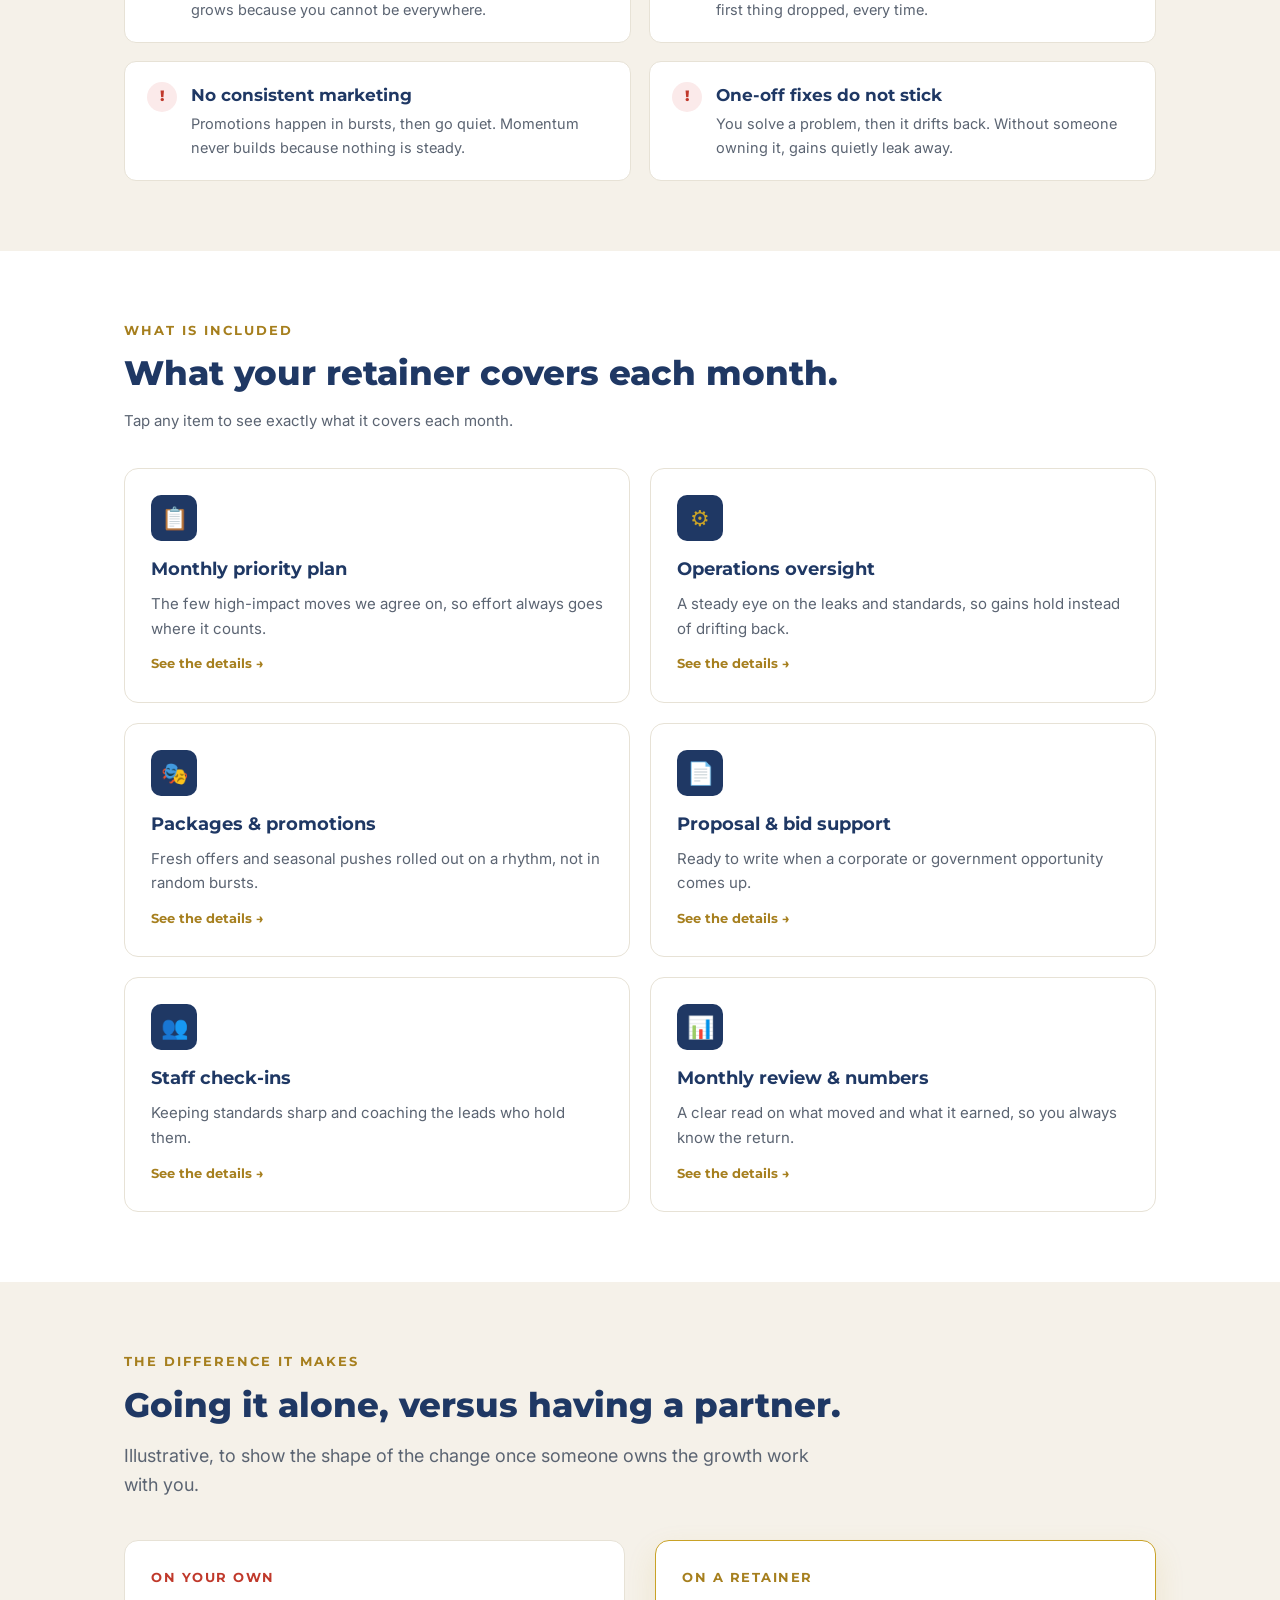
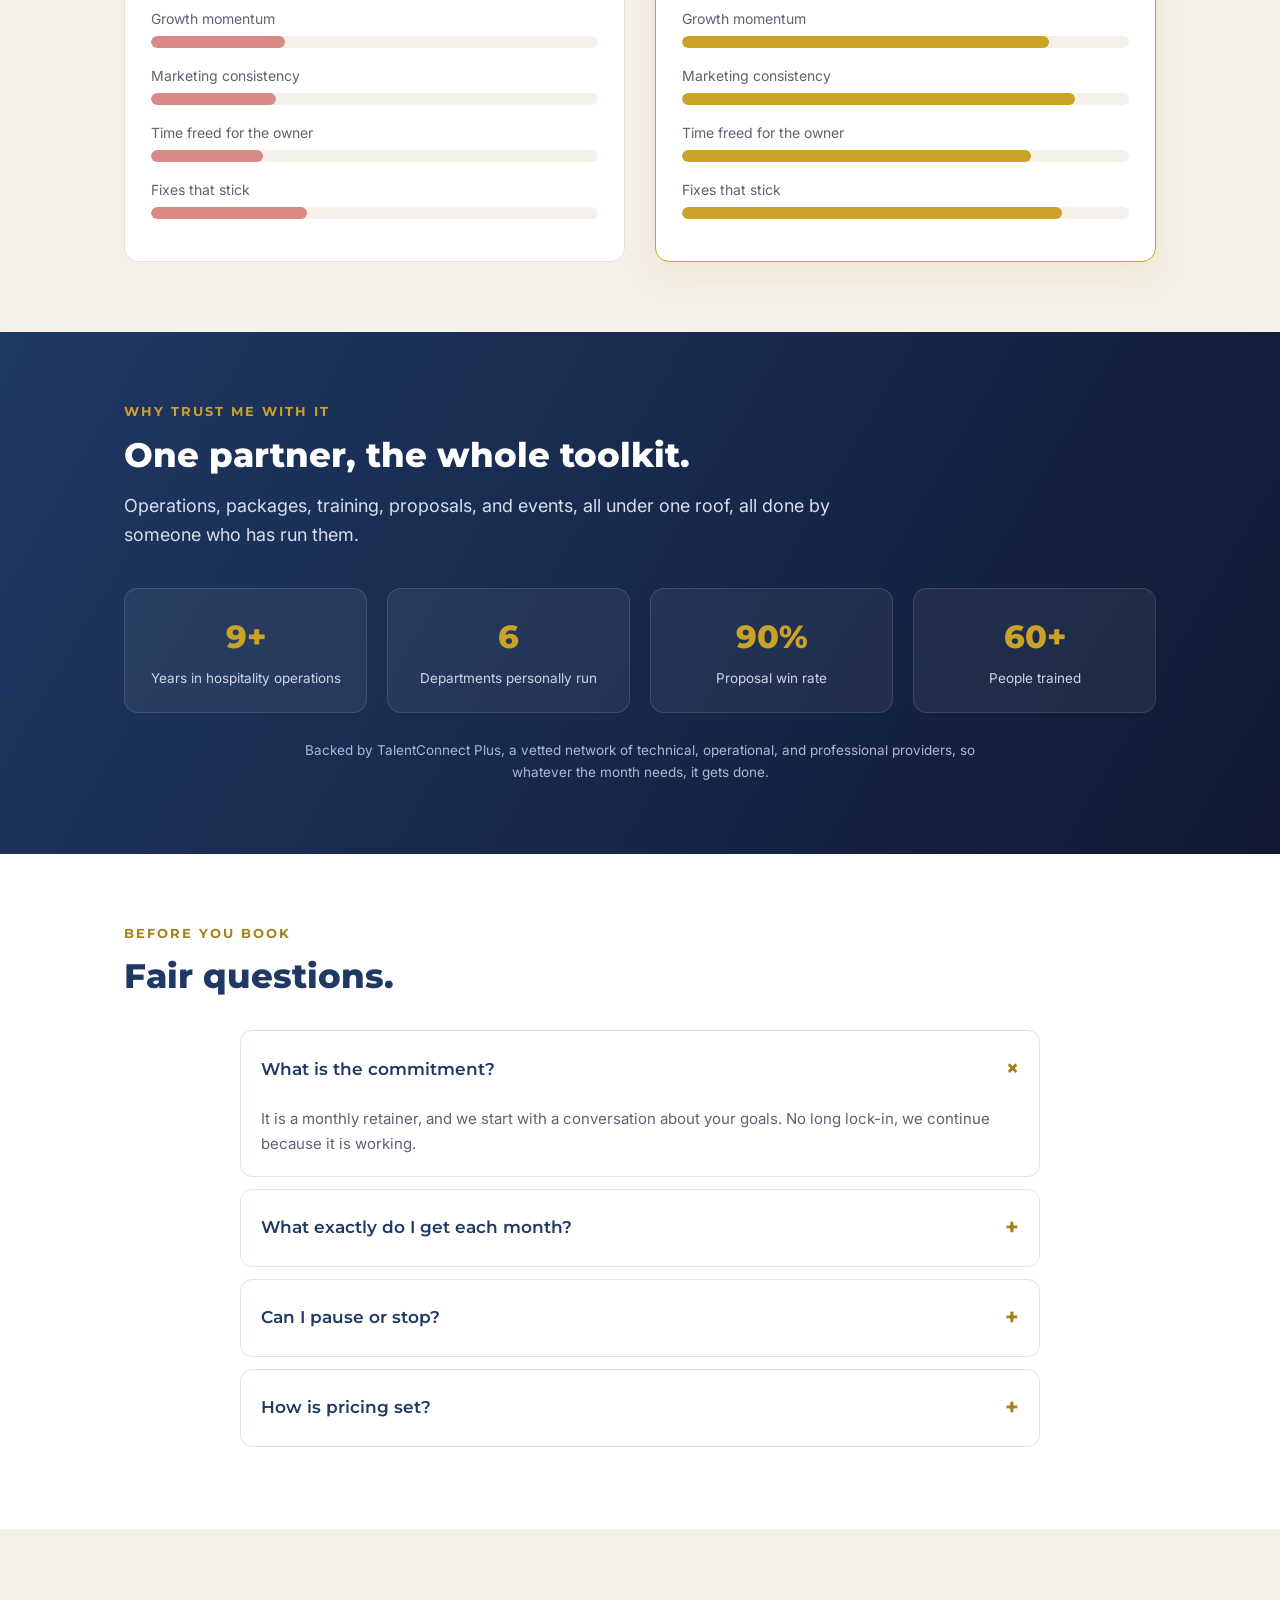
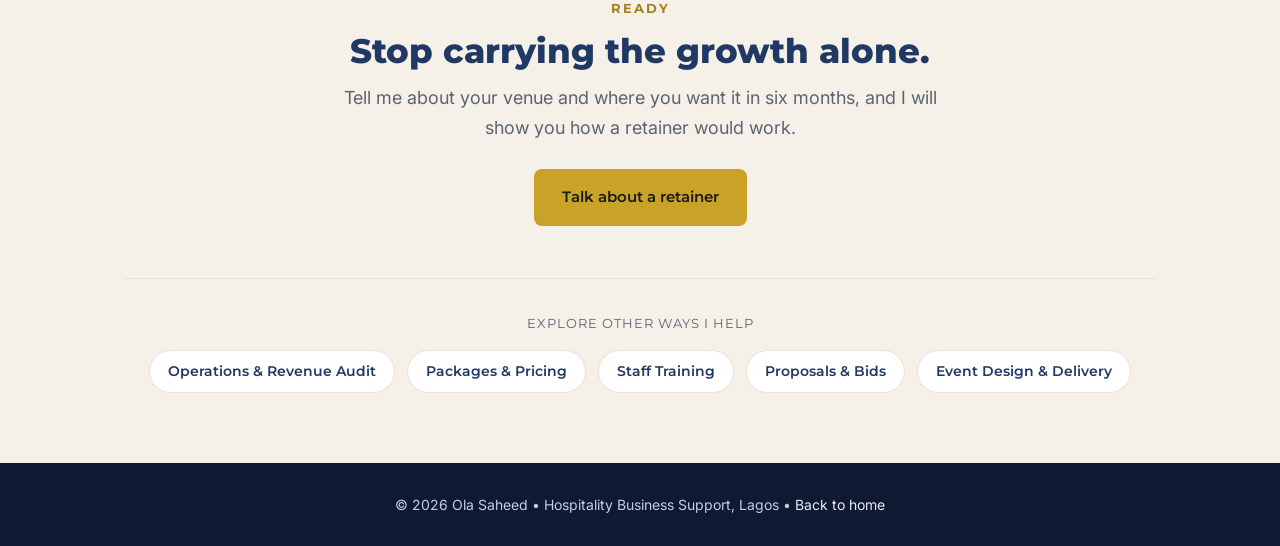
<file: services/ongoing-support.html>
<!DOCTYPE html>
<html lang="en">
<head>
<meta charset="UTF-8" />
<meta name="viewport" content="width=device-width, initial-scale=1.0" />
<title>Ongoing Support | Ola Saheed</title>
<link rel="icon" href="data:image/svg+xml,%3Csvg xmlns='http://www.w3.org/2000/svg' viewBox='0 0 32 32'%3E%3Crect width='32' height='32' rx='7' fill='%231F3864'/%3E%3Ctext x='16' y='23' font-family='Montserrat,Arial,sans-serif' font-size='20' font-weight='800' fill='%23C9A227' text-anchor='middle'%3EO%3C/text%3E%3C/svg%3E" />
<meta name="description" content="A monthly retainer that keeps operations, marketing, packages, and proposals moving, so you run your venue while Ola keeps the growth engine turning." />
<meta name="theme-color" content="#1F3864" />
<link rel="preconnect" href="https://fonts.googleapis.com">
<link rel="preconnect" href="https://fonts.gstatic.com" crossorigin>
<link href="https://fonts.googleapis.com/css2?family=Montserrat:wght@600;700;800&family=Inter:wght@400;500;600&display=swap" rel="stylesheet">
<link rel="stylesheet" href="service.css">
</head>
<body>

<header>
  <div class="wrap">
    <nav>
      <a class="back" href="../index.html">&larr; All services</a>
      <div class="brand">OLA<span>.</span>SAHEED</div>
      <div class="nav-right"><a class="nav-cta" href="#book" data-book>Book this</a></div>
    </nav>
  </div>
</header>

<section class="s-hero">
  <div class="wrap">
    <span class="eyebrow">Service 06 &bull; Hospitality Business Support</span>
    <h1><em>Ongoing Support</em>: a growth partner on retainer, without the overwhelm.</h1>
    <p class="sub">A monthly retainer that keeps operations, marketing, packages, and proposals moving, so you run the venue while I keep the growth engine turning.</p>
    <div class="hero-cta">
      <a class="btn btn-gold" href="#book" data-book>Talk about a retainer</a>
      <a class="btn btn-ghost" href="#included">See what is included</a>
    </div>
    <div class="hero-chips">
      <div class="hero-chip"><b>1</b><span>partner for the whole picture</span></div>
      <div class="hero-chip"><b>6</b><span>areas kept moving monthly</span></div>
      <div class="hero-chip"><b>&#8593;</b><span>growth without the overwhelm</span></div>
    </div>
  </div>
</section>

<section>
  <div class="wrap">
    <div class="tag">What it is</div>
    <h2>The growth work that never gets done, finally getting done.</h2>
    <p class="lead">Most owners know what would grow the business, they just never get to it because the day runs them. Ongoing Support is a monthly retainer where I carry the growth work, operations tune-ups, packages, promotions, proposals, and staff check-ins, on a rolling plan we agree together. You get a senior pair of hands without a senior hire.</p>
    <div class="tag" style="margin-top:52px">How it works</div>
    <div class="flow">
      <div class="node"><div class="circle">1</div><h4>Onboard</h4><p>I learn your venue, your numbers, and your goals for the next few months.</p></div>
      <div class="node"><div class="circle">2</div><h4>Prioritize</h4><p>Each month we agree the few things that will move the needle most.</p></div>
      <div class="node"><div class="circle">3</div><h4>Execute</h4><p>I do the work, packages, promos, proposals, fixes, with you, not just advice.</p></div>
      <div class="node"><div class="circle">4</div><h4>Review</h4><p>A monthly check on what moved, what it earned, and what is next.</p></div>
    </div>
  </div>
</section>

<section class="alt">
  <div class="wrap">
    <div class="tag">Why it matters</div>
    <h2>What running it all alone costs.</h2>
    <div class="pain-grid">
      <div class="pain"><span class="x">!</span><div><h4>Everything sits on the owner</h4><p>You are the manager, the marketer, and the fixer. Nothing grows because you cannot be everywhere.</p></div></div>
      <div class="pain"><span class="x">!</span><div><h4>Growth stalls when you get busy</h4><p>The moment the venue gets hectic, the growth work is the first thing dropped, every time.</p></div></div>
      <div class="pain"><span class="x">!</span><div><h4>No consistent marketing</h4><p>Promotions happen in bursts, then go quiet. Momentum never builds because nothing is steady.</p></div></div>
      <div class="pain"><span class="x">!</span><div><h4>One-off fixes do not stick</h4><p>You solve a problem, then it drifts back. Without someone owning it, gains quietly leak away.</p></div></div>
    </div>
  </div>
</section>

<section id="included">
  <div class="wrap">
    <div class="tag">What is included</div>
    <h2>What your retainer covers each month.</h2>
    <p class="lead" style="margin-top:8px;font-size:15px">Tap any item to see exactly what it covers each month.</p>
    <div class="inc-grid">
      <div class="inc" data-detail="det-os-1"><div class="ico">&#128203;</div><h3>Monthly priority plan</h3><p>The few high-impact moves we agree on, so effort always goes where it counts.</p><span class="more2">See the details &rarr;</span></div>
      <div class="inc" data-detail="det-os-2"><div class="ico">&#9881;</div><h3>Operations oversight</h3><p>A steady eye on the leaks and standards, so gains hold instead of drifting back.</p><span class="more2">See the details &rarr;</span></div>
      <div class="inc" data-detail="det-os-3"><div class="ico">&#127917;</div><h3>Packages &amp; promotions</h3><p>Fresh offers and seasonal pushes rolled out on a rhythm, not in random bursts.</p><span class="more2">See the details &rarr;</span></div>
      <div class="inc" data-detail="det-os-4"><div class="ico">&#128196;</div><h3>Proposal &amp; bid support</h3><p>Ready to write when a corporate or government opportunity comes up.</p><span class="more2">See the details &rarr;</span></div>
      <div class="inc" data-detail="det-os-5"><div class="ico">&#128101;</div><h3>Staff check-ins</h3><p>Keeping standards sharp and coaching the leads who hold them.</p><span class="more2">See the details &rarr;</span></div>
      <div class="inc" data-detail="det-os-6"><div class="ico">&#128202;</div><h3>Monthly review &amp; numbers</h3><p>A clear read on what moved and what it earned, so you always know the return.</p><span class="more2">See the details &rarr;</span></div>
    </div>
  </div>
</section>

<section class="alt">
  <div class="wrap">
    <div class="tag">The difference it makes</div>
    <h2>Going it alone, versus having a partner.</h2>
    <p class="lead">Illustrative, to show the shape of the change once someone owns the growth work with you.</p>
    <div class="ba">
      <div class="ba-col before">
        <h4>On your own</h4>
        <div class="bar"><span>Growth momentum</span><div class="track"><div class="fill" style="width:30%"></div></div></div>
        <div class="bar"><span>Marketing consistency</span><div class="track"><div class="fill" style="width:28%"></div></div></div>
        <div class="bar"><span>Time freed for the owner</span><div class="track"><div class="fill" style="width:25%"></div></div></div>
        <div class="bar"><span>Fixes that stick</span><div class="track"><div class="fill" style="width:35%"></div></div></div>
      </div>
      <div class="ba-col after">
        <h4>On a retainer</h4>
        <div class="bar"><span>Growth momentum</span><div class="track"><div class="fill" style="width:82%"></div></div></div>
        <div class="bar"><span>Marketing consistency</span><div class="track"><div class="fill" style="width:88%"></div></div></div>
        <div class="bar"><span>Time freed for the owner</span><div class="track"><div class="fill" style="width:78%"></div></div></div>
        <div class="bar"><span>Fixes that stick</span><div class="track"><div class="fill" style="width:85%"></div></div></div>
      </div>
    </div>
  </div>
</section>

<section class="auth">
  <div class="wrap">
    <div class="tag" style="color:var(--gold)">Why trust me with it</div>
    <h2>One partner, the whole toolkit.</h2>
    <p class="lead">Operations, packages, training, proposals, and events, all under one roof, all done by someone who has run them.</p>
    <div class="auth-grid">
      <div class="auth-stat"><b>9+</b><span>Years in hospitality operations</span></div>
      <div class="auth-stat"><b>6</b><span>Departments personally run</span></div>
      <div class="auth-stat"><b>90%</b><span>Proposal win rate</span></div>
      <div class="auth-stat"><b>60+</b><span>People trained</span></div>
    </div>
    <p class="auth-note">Backed by TalentConnect Plus, a vetted network of technical, operational, and professional providers, so whatever the month needs, it gets done.</p>
  </div>
</section>

<section>
  <div class="wrap">
    <div class="tag">Before you book</div>
    <h2>Fair questions.</h2>
    <div class="faq">
      <details open><summary>What is the commitment?</summary><p>It is a monthly retainer, and we start with a conversation about your goals. No long lock-in, we continue because it is working.</p></details>
      <details><summary>What exactly do I get each month?</summary><p>An agreed priority plan and the hands to deliver it, across operations, packages, marketing, proposals, and staff. We shape the mix around what your venue needs most.</p></details>
      <details><summary>Can I pause or stop?</summary><p>Yes. It is designed to earn its keep every month. If a season is quiet, we scale it to fit.</p></details>
      <details><summary>How is pricing set?</summary><p>On the scope you want. We agree it upfront in the first call, so you always know exactly what you are paying and for what.</p></details>
    </div>
  </div>
</section>

<section class="final" id="book">
  <div class="wrap">
    <div class="tag" style="margin-left:auto;margin-right:auto;display:table">Ready</div>
    <h2>Stop carrying the growth alone.</h2>
    <p>Tell me about your venue and where you want it in six months, and I will show you how a retainer would work.</p>
    <a class="btn btn-gold" href="#" data-book>Talk about a retainer</a>
    <div class="other">
      <p>Explore other ways I help</p>
      <div class="row">
        <a href="operations-audit.html">Operations &amp; Revenue Audit</a>
        <a href="packages-pricing.html">Packages &amp; Pricing</a>
        <a href="staff-training.html">Staff Training</a>
        <a href="proposals-bids.html">Proposals &amp; Bids</a>
        <a href="event-design.html">Event Design &amp; Delivery</a>
      </div>
    </div>
  </div>
</section>

<footer>&copy; 2026 Ola Saheed &bull; Hospitality Business Support, Lagos &bull; <a href="../index.html">Back to home</a></footer>

<div class="bookbar"><a class="btn btn-gold" href="#" data-book>Talk about a retainer</a></div>

<!-- INCLUDED-ITEM DETAIL SOURCES -->
<div hidden>
  <div id="det-os-1">
    <div class="dtag">Included &bull; Monthly priority plan</div>
    <h3>Monthly priority plan</h3>
    <p>Growth stalls when everything feels urgent and nothing gets finished. Each month we agree the few moves that will actually move the needle, so your effort and mine always go where it counts.</p>
    <h4>What you get</h4>
    <ul>
      <li>A short, focused plan of the month's priorities</li>
      <li>The one or two things that matter most, chosen together</li>
      <li>Clear owners and deadlines</li>
      <li>No busywork, only what moves the business</li>
    </ul>
    <div class="eg"><b>For example:</b> one month's plan was simply "fix weekday occupancy", one focus fully delivered, instead of ten half-started ideas.</div>
    <div class="res">Built to <span class="rr">progress every month</span></div>
  </div>
  <div id="det-os-2">
    <div class="dtag">Included &bull; Operations oversight</div>
    <h3>Operations oversight</h3>
    <p>Fixes drift back without someone watching. I keep a steady eye on your operations, the leaks, the standards, the systems, so the gains we make hold instead of quietly unwinding.</p>
    <h4>What you get</h4>
    <ul>
      <li>Ongoing watch on costs, stock, and standards</li>
      <li>Early warning when something slips</li>
      <li>Quick corrections before small issues grow</li>
      <li>The audit's fixes kept in place</li>
    </ul>
    <div class="eg"><b>For example:</b> catching a creeping bar-stock variance early kept a hard-won 98% accuracy from sliding back.</div>
    <div class="res">Built to <span class="rr">gains that stick</span></div>
  </div>
  <div id="det-os-3">
    <div class="dtag">Included &bull; Packages &amp; promotions</div>
    <h3>Packages &amp; promotions</h3>
    <p>Marketing that happens in bursts never builds momentum. I roll out fresh offers and seasonal pushes on a steady rhythm, so there is always a reason for guests to come, all year.</p>
    <h4>What you get</h4>
    <ul>
      <li>A rolling calendar of offers and promotions</li>
      <li>Seasonal moments planned ahead, not rushed</li>
      <li>New packages when a slot needs filling</li>
      <li>Consistent momentum instead of stop-start</li>
    </ul>
    <div class="eg"><b>For example:</b> a monthly "something new" kept a venue fresh and talked about between the big seasonal nights.</div>
    <div class="res">Built to <span class="rr">momentum all year</span></div>
  </div>
  <div id="det-os-4">
    <div class="dtag">Included &bull; Proposal &amp; bid support</div>
    <h3>Proposal &amp; bid support</h3>
    <p>Opportunities do not wait. When a corporate or government opening appears, I am already on hand to write the proposal or bid, with a 90 percent win rate behind it, so you never miss a chance for want of time.</p>
    <h4>What you get</h4>
    <ul>
      <li>Ready to write proposals and bids as they come up</li>
      <li>No scramble to find help under deadline</li>
      <li>The same win-rate craft, on call</li>
      <li>Corporate and government opportunities captured</li>
    </ul>
    <div class="eg"><b>For example:</b> a retainer client landed a corporate account because the proposal went out the same week the opening appeared.</div>
    <div class="res">Built to <span class="rr">never miss an opportunity</span></div>
  </div>
  <div id="det-os-5">
    <div class="dtag">Included &bull; Staff check-ins</div>
    <h3>Staff check-ins</h3>
    <p>Standards fade without attention. I keep them sharp with regular check-ins, coaching your leads and refreshing the team, so the service that wins guests stays consistent month after month.</p>
    <h4>What you get</h4>
    <ul>
      <li>Regular check-ins on service standards</li>
      <li>Ongoing coaching for your shift leads</li>
      <li>Quick refreshers when standards drift</li>
      <li>A team that stays sharp, not just trained once</li>
    </ul>
    <div class="eg"><b>For example:</b> monthly check-ins kept a trained team's upselling habit alive long after the original session.</div>
    <div class="res">Built to <span class="rr">standards that stay sharp</span></div>
  </div>
  <div id="det-os-6">
    <div class="dtag">Included &bull; Monthly review &amp; numbers</div>
    <h3>Monthly review &amp; numbers</h3>
    <p>You should always know what you are getting for the retainer. Each month I give you a clear read on what moved and what it earned, so the value is visible and we double down on what works.</p>
    <h4>What you get</h4>
    <ul>
      <li>A simple monthly review of the numbers</li>
      <li>What moved, what it earned, what is next</li>
      <li>Clear return on the retainer, always visible</li>
      <li>Decisions made on evidence, not guesswork</li>
    </ul>
    <div class="eg"><b>For example:</b> a one-page monthly review made it obvious which promotions to repeat and which to drop.</div>
    <div class="res">Built to <span class="rr">value you can see</span></div>
  </div>
</div>

<!-- DETAIL MODAL -->
<div class="modal-overlay" id="detailModal" role="dialog" aria-modal="true" aria-label="Item details">
  <div class="modal modal-lg">
    <button class="close" aria-label="Close">&times;</button>
    <div class="dt" id="detailBody"></div>
    <div class="book-inline"><a class="btn btn-gold" href="#" data-book>Talk about a retainer</a></div>
  </div>
</div>

<div class="modal-overlay" id="bookModal" role="dialog" aria-modal="true" aria-label="Book this service">
  <div class="modal">
    <button class="close" aria-label="Close">&times;</button>
    <div class="mtag">Book this service</div>
    <h3>Ongoing Support</h3>
    <p class="mp">Let us talk about a monthly retainer. Pick the way that suits you and I will reply fast.</p>
    <div class="mbtns">
      <a class="mbtn primary" href="https://wa.me/2348082825642?text=Hi%20Ola%2C%20I%20would%20like%20to%20discuss%20ongoing%20monthly%20support%20for%20my%20venue.%20My%20venue%3A%20" target="_blank" rel="noopener"><span class="mi">&#128172;</span>Book on WhatsApp</a>
      <a class="mbtn" href="tel:+2348082825642"><span class="mi">&#9742;</span>Call +234 808 282 5642</a>
      <a class="mbtn" href="mailto:ibrahimcerhid@gmail.com?subject=Ongoing%20Support&body=Hi%20Ola%2C%20I%20would%20like%20to%20discuss%20ongoing%20monthly%20support%20for%20my%20venue.%20My%20venue%3A%20"><span class="mi">&#9993;</span>Email me the details</a>
    </div>
    <p class="mfoot">No long lock-in. We continue because it works.</p>
  </div>
</div>

<script src="service.js"></script>
</body>
</html>
</file>
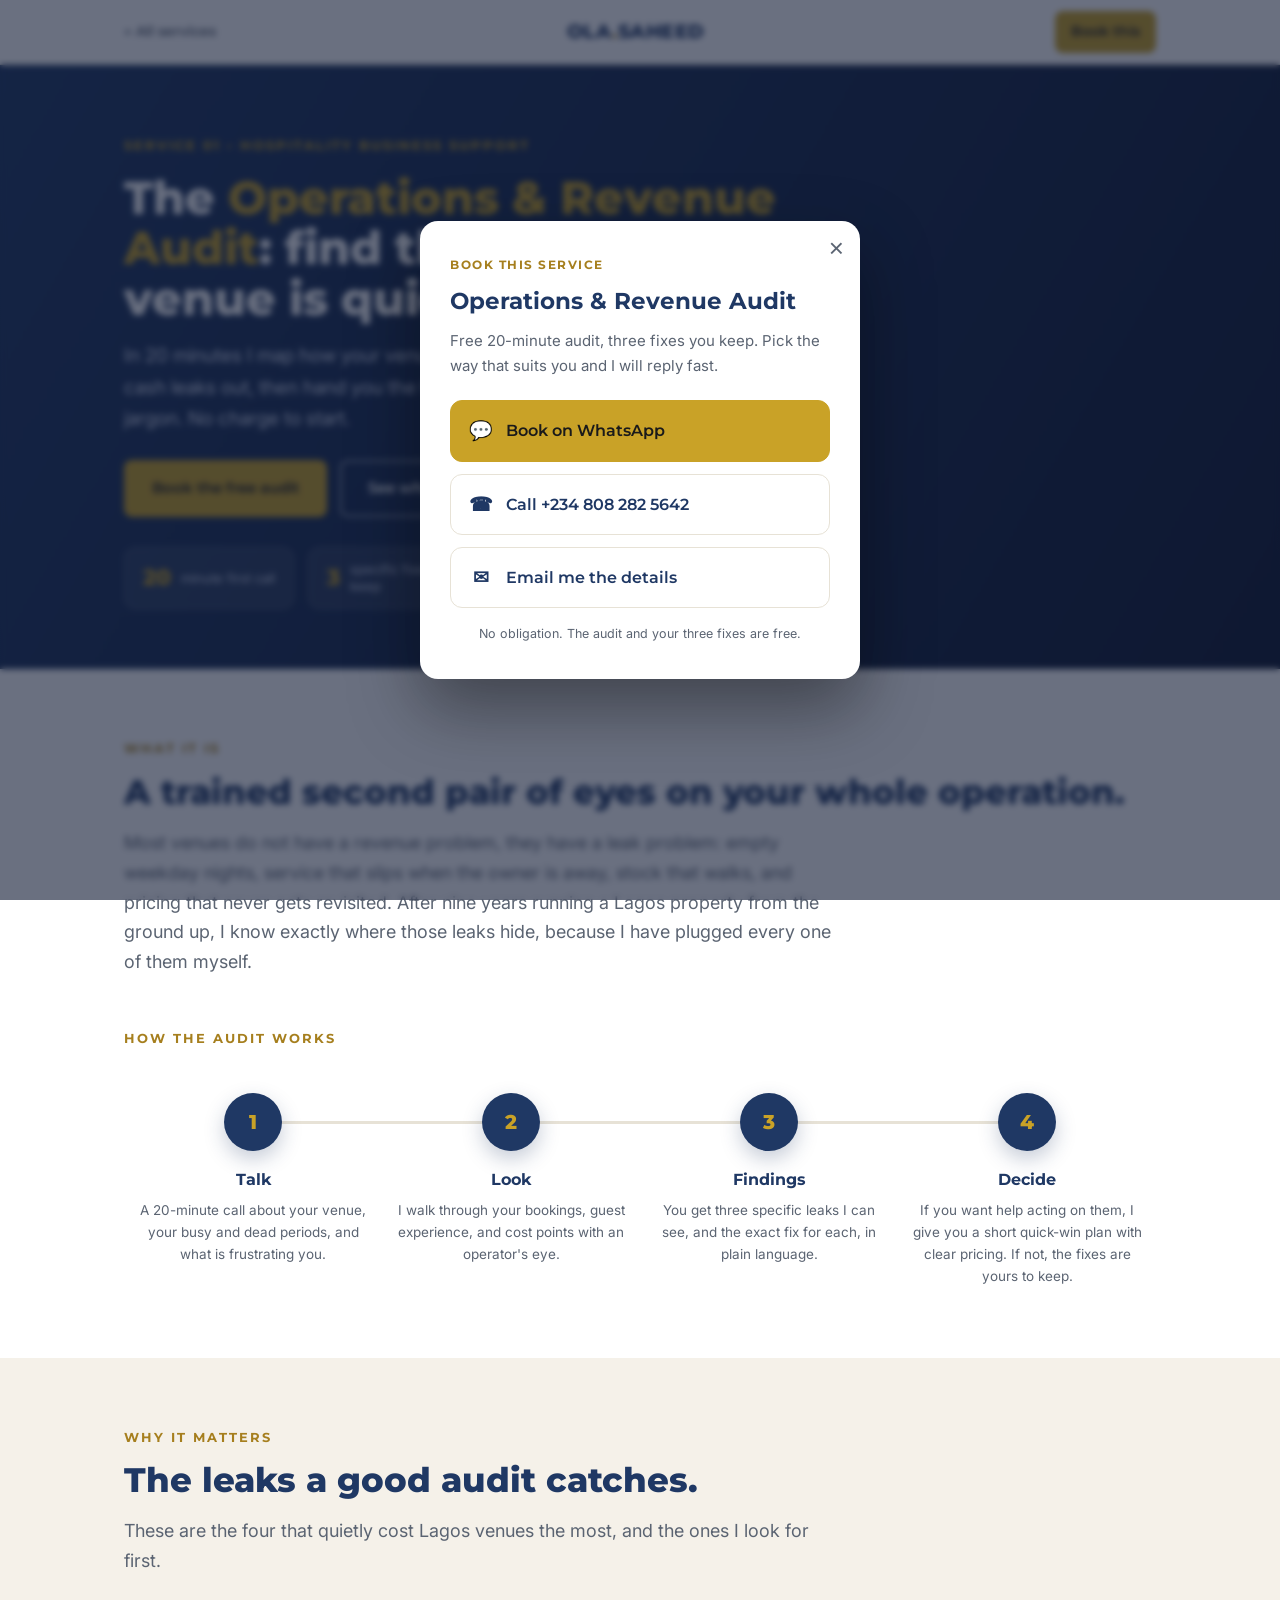
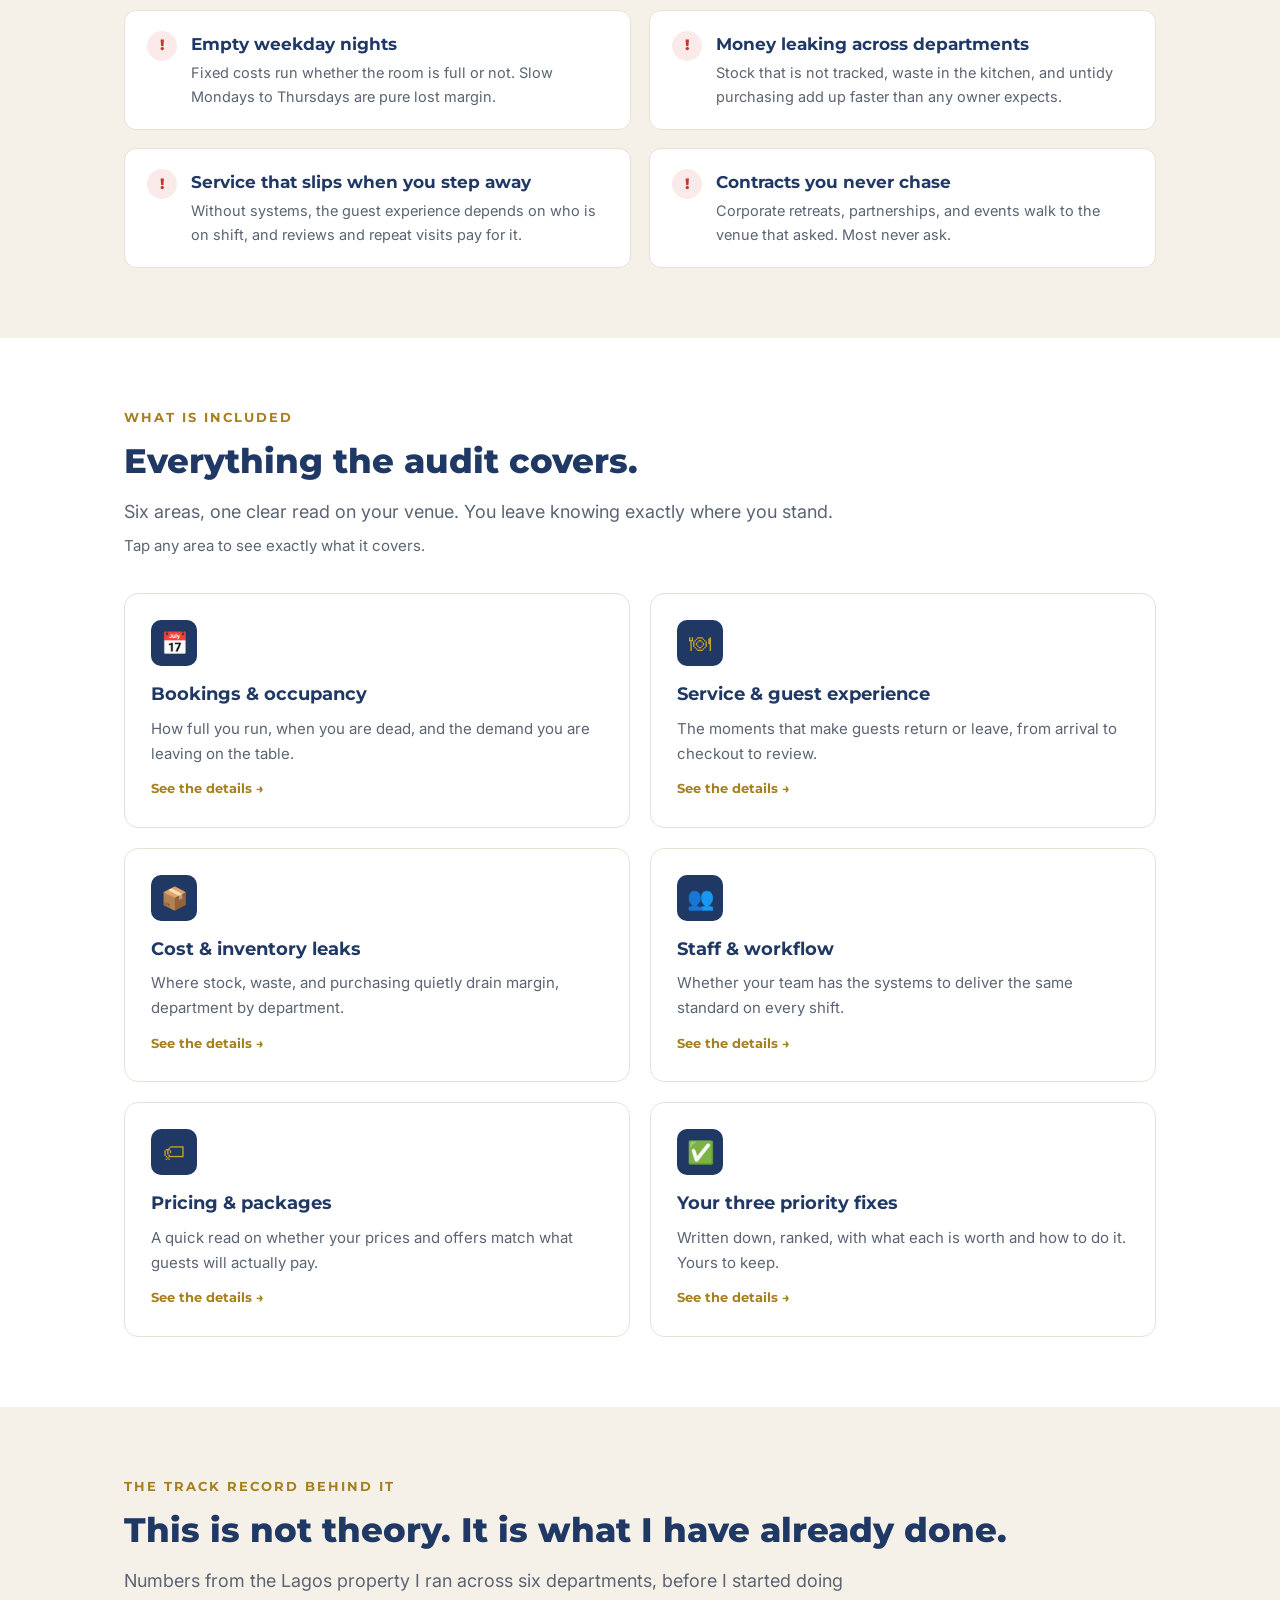
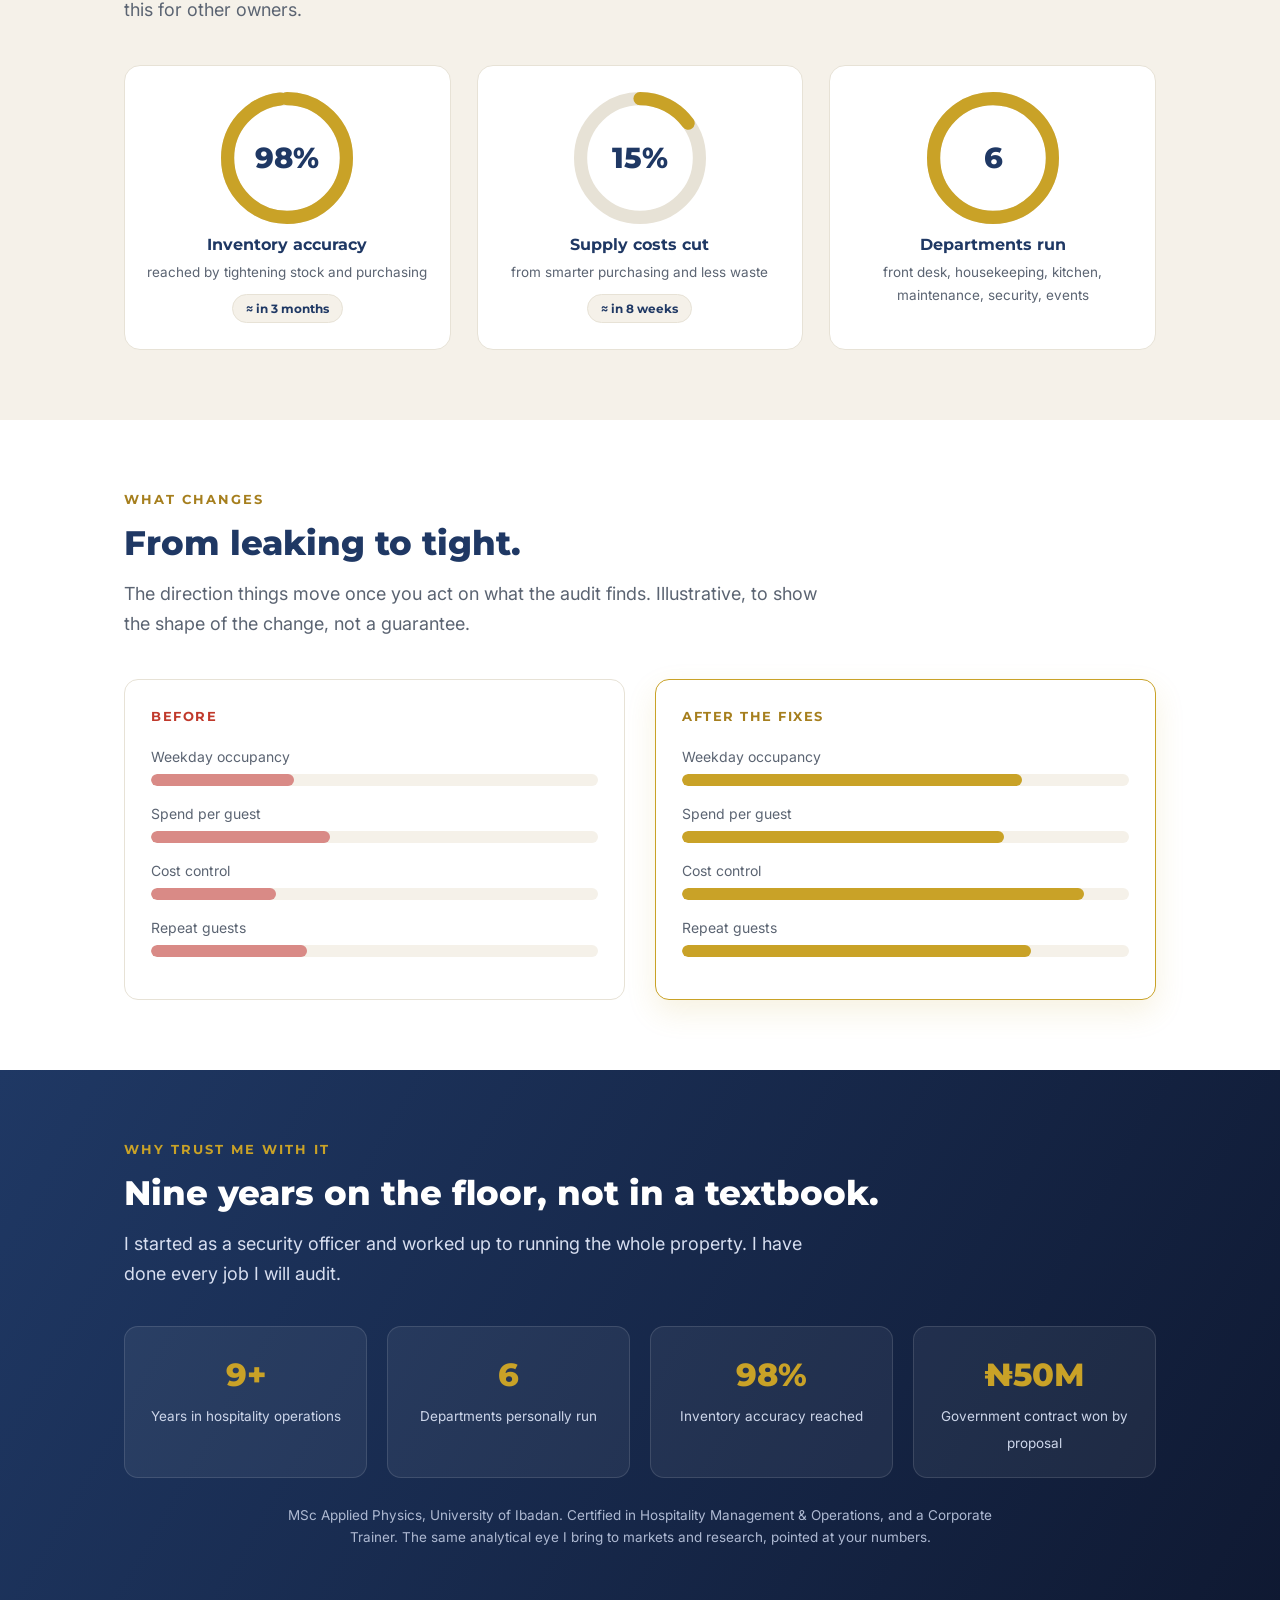
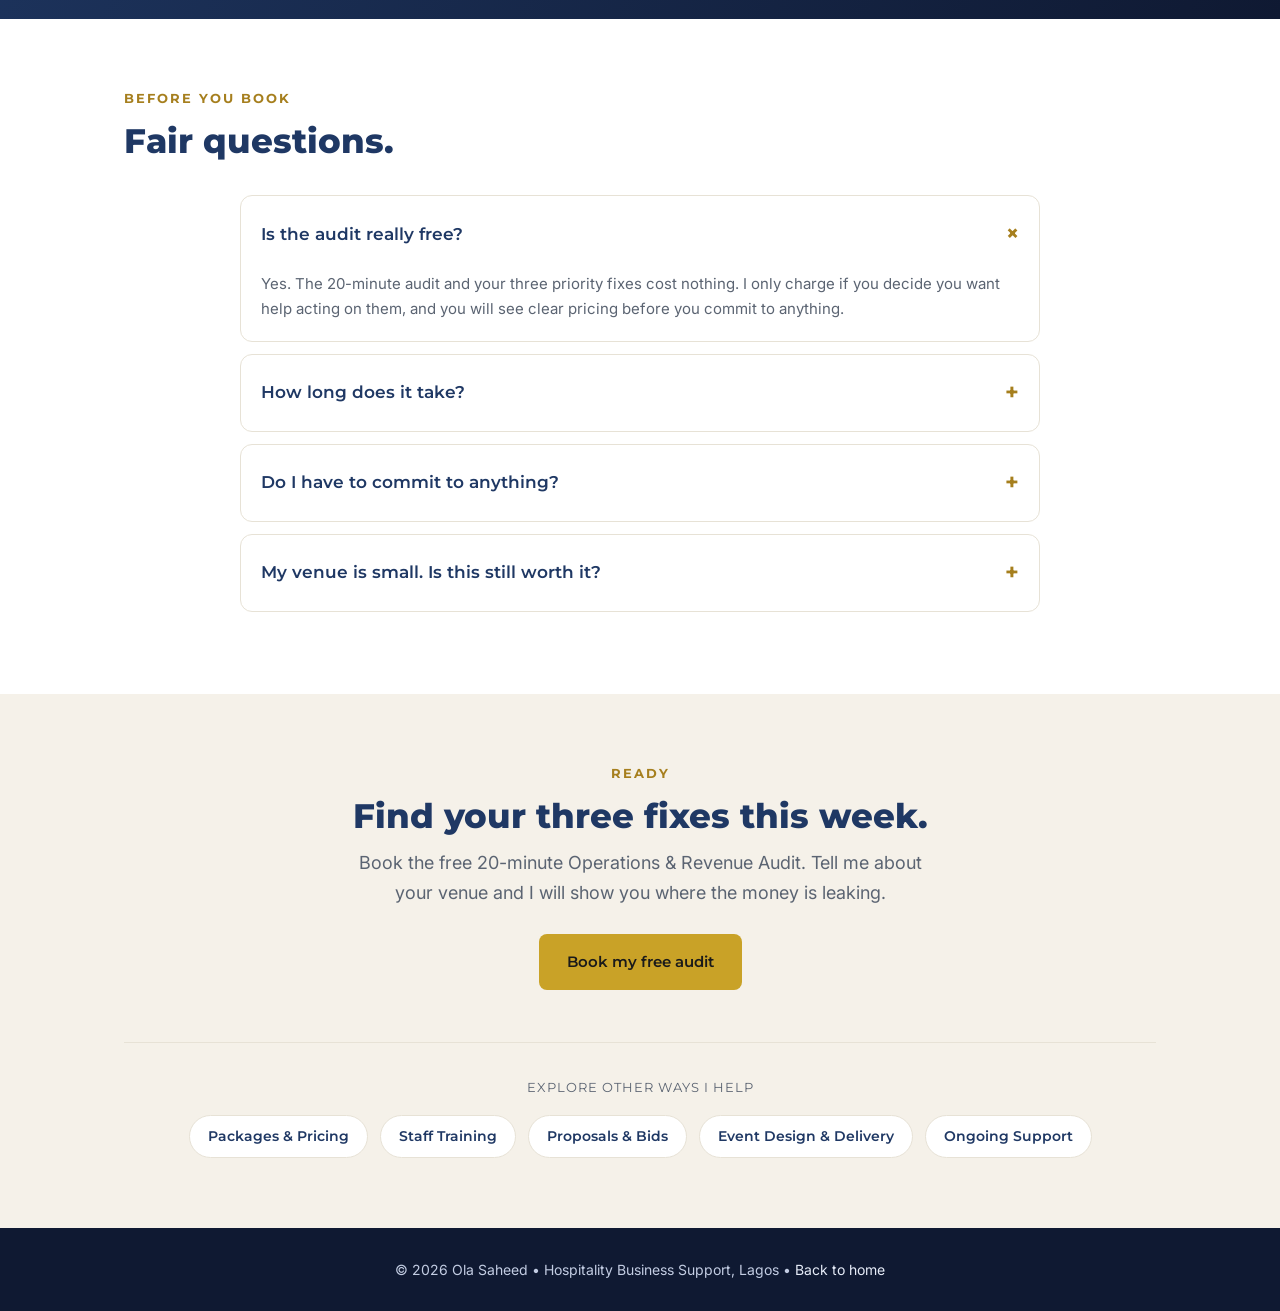
<file: services/operations-audit.html>
<!DOCTYPE html>
<html lang="en">
<head>
<meta charset="UTF-8" />
<meta name="viewport" content="width=device-width, initial-scale=1.0" />
<title>Operations &amp; Revenue Audit | Ola Saheed</title>
<link rel="icon" href="data:image/svg+xml,%3Csvg xmlns='http://www.w3.org/2000/svg' viewBox='0 0 32 32'%3E%3Crect width='32' height='32' rx='7' fill='%231F3864'/%3E%3Ctext x='16' y='23' font-family='Montserrat,Arial,sans-serif' font-size='20' font-weight='800' fill='%23C9A227' text-anchor='middle'%3EO%3C/text%3E%3C/svg%3E" />
<meta name="description" content="A clear-eyed 20-minute audit of your Lagos venue: where bookings, service, and costs quietly leak money, and the three fixes that pay for themselves. Free to start." />
<meta name="theme-color" content="#1F3864" />
<link rel="preconnect" href="https://fonts.googleapis.com">
<link rel="preconnect" href="https://fonts.gstatic.com" crossorigin>
<link href="https://fonts.googleapis.com/css2?family=Montserrat:wght@600;700;800&family=Inter:wght@400;500;600&display=swap" rel="stylesheet">
<link rel="stylesheet" href="service.css">
</head>
<body>

<header>
  <div class="wrap">
    <nav>
      <a class="back" href="../index.html">&larr; All services</a>
      <div class="brand">OLA<span>.</span>SAHEED</div>
      <div class="nav-right">
        <a class="nav-cta" href="#book" data-book>Book this</a>
      </div>
    </nav>
  </div>
</header>

<!-- HERO -->
<section class="s-hero">
  <div class="wrap">
    <span class="eyebrow">Service 01 &bull; Hospitality Business Support</span>
    <h1>The <em>Operations &amp; Revenue Audit</em>: find the money your venue is quietly losing.</h1>
    <p class="sub">In 20 minutes I map how your venue gets booked, how it runs, and where cash leaks out, then hand you the three fixes worth acting on first. No jargon. No charge to start.</p>
    <div class="hero-cta">
      <a class="btn btn-gold" href="#book" data-book>Book the free audit</a>
      <a class="btn btn-ghost" href="#included">See what is included</a>
    </div>
    <div class="hero-chips">
      <div class="hero-chip"><b>20</b><span>minute first call</span></div>
      <div class="hero-chip"><b>3</b><span>specific fixes you keep</span></div>
      <div class="hero-chip"><b>&#8358;0</b><span>to start, no obligation</span></div>
    </div>
  </div>
</section>

<!-- WHAT IT IS -->
<section>
  <div class="wrap">
    <div class="tag">What it is</div>
    <h2>A trained second pair of eyes on your whole operation.</h2>
    <p class="lead">Most venues do not have a revenue problem, they have a leak problem: empty weekday nights, service that slips when the owner is away, stock that walks, and pricing that never gets revisited. After nine years running a Lagos property from the ground up, I know exactly where those leaks hide, because I have plugged every one of them myself.</p>
    <div class="tag" style="margin-top:52px">How the audit works</div>
    <div class="flow">
      <div class="node"><div class="circle">1</div><h4>Talk</h4><p>A 20-minute call about your venue, your busy and dead periods, and what is frustrating you.</p></div>
      <div class="node"><div class="circle">2</div><h4>Look</h4><p>I walk through your bookings, guest experience, and cost points with an operator's eye.</p></div>
      <div class="node"><div class="circle">3</div><h4>Findings</h4><p>You get three specific leaks I can see, and the exact fix for each, in plain language.</p></div>
      <div class="node"><div class="circle">4</div><h4>Decide</h4><p>If you want help acting on them, I give you a short quick-win plan with clear pricing. If not, the fixes are yours to keep.</p></div>
    </div>
  </div>
</section>

<!-- THE PROBLEM -->
<section class="alt">
  <div class="wrap">
    <div class="tag">Why it matters</div>
    <h2>The leaks a good audit catches.</h2>
    <p class="lead">These are the four that quietly cost Lagos venues the most, and the ones I look for first.</p>
    <div class="pain-grid">
      <div class="pain"><span class="x">!</span><div><h4>Empty weekday nights</h4><p>Fixed costs run whether the room is full or not. Slow Mondays to Thursdays are pure lost margin.</p></div></div>
      <div class="pain"><span class="x">!</span><div><h4>Money leaking across departments</h4><p>Stock that is not tracked, waste in the kitchen, and untidy purchasing add up faster than any owner expects.</p></div></div>
      <div class="pain"><span class="x">!</span><div><h4>Service that slips when you step away</h4><p>Without systems, the guest experience depends on who is on shift, and reviews and repeat visits pay for it.</p></div></div>
      <div class="pain"><span class="x">!</span><div><h4>Contracts you never chase</h4><p>Corporate retreats, partnerships, and events walk to the venue that asked. Most never ask.</p></div></div>
    </div>
  </div>
</section>

<!-- WHAT'S INCLUDED -->
<section id="included">
  <div class="wrap">
    <div class="tag">What is included</div>
    <h2>Everything the audit covers.</h2>
    <p class="lead">Six areas, one clear read on your venue. You leave knowing exactly where you stand.</p>
    <p class="lead" style="margin-top:8px;font-size:15px">Tap any area to see exactly what it covers.</p>
    <div class="inc-grid">
      <div class="inc" data-detail="det-oa-1"><div class="ico">&#128197;</div><h3>Bookings &amp; occupancy</h3><p>How full you run, when you are dead, and the demand you are leaving on the table.</p><span class="more2">See the details &rarr;</span></div>
      <div class="inc" data-detail="det-oa-2"><div class="ico">&#127869;</div><h3>Service &amp; guest experience</h3><p>The moments that make guests return or leave, from arrival to checkout to review.</p><span class="more2">See the details &rarr;</span></div>
      <div class="inc" data-detail="det-oa-3"><div class="ico">&#128230;</div><h3>Cost &amp; inventory leaks</h3><p>Where stock, waste, and purchasing quietly drain margin, department by department.</p><span class="more2">See the details &rarr;</span></div>
      <div class="inc" data-detail="det-oa-4"><div class="ico">&#128101;</div><h3>Staff &amp; workflow</h3><p>Whether your team has the systems to deliver the same standard on every shift.</p><span class="more2">See the details &rarr;</span></div>
      <div class="inc" data-detail="det-oa-5"><div class="ico">&#127991;</div><h3>Pricing &amp; packages</h3><p>A quick read on whether your prices and offers match what guests will actually pay.</p><span class="more2">See the details &rarr;</span></div>
      <div class="inc" data-detail="det-oa-6"><div class="ico">&#9989;</div><h3>Your three priority fixes</h3><p>Written down, ranked, with what each is worth and how to do it. Yours to keep.</p><span class="more2">See the details &rarr;</span></div>
    </div>
  </div>
</section>

<!-- TRACK RECORD RINGS -->
<section class="alt">
  <div class="wrap">
    <div class="tag">The track record behind it</div>
    <h2>This is not theory. It is what I have already done.</h2>
    <p class="lead">Numbers from the Lagos property I ran across six departments, before I started doing this for other owners.</p>
    <div class="rings">
      <div class="ring">
        <svg viewBox="0 0 120 120">
          <circle class="rtrack" cx="60" cy="60" r="54"/>
          <circle class="rbar" cx="60" cy="60" r="54" stroke-dasharray="332.5 339.3"/>
          <text class="rval" x="60" y="69" text-anchor="middle">98%</text>
        </svg>
        <h4>Inventory accuracy</h4>
        <p>reached by tightening stock and purchasing</p><span class="rtime">&#8776; in 3 months</span>
      </div>
      <div class="ring">
        <svg viewBox="0 0 120 120">
          <circle class="rtrack" cx="60" cy="60" r="54"/>
          <circle class="rbar" cx="60" cy="60" r="54" stroke-dasharray="50.9 339.3"/>
          <text class="rval" x="60" y="69" text-anchor="middle">15%</text>
        </svg>
        <h4>Supply costs cut</h4>
        <p>from smarter purchasing and less waste</p><span class="rtime">&#8776; in 8 weeks</span>
      </div>
      <div class="ring">
        <svg viewBox="0 0 120 120">
          <circle class="rtrack" cx="60" cy="60" r="54"/>
          <circle class="rbar" cx="60" cy="60" r="54" stroke-dasharray="339.3 339.3"/>
          <text class="rval" x="60" y="69" text-anchor="middle">6</text>
        </svg>
        <h4>Departments run</h4>
        <p>front desk, housekeeping, kitchen, maintenance, security, events</p>
      </div>
    </div>
  </div>
</section>

<!-- BEFORE / AFTER -->
<section>
  <div class="wrap">
    <div class="tag">What changes</div>
    <h2>From leaking to tight.</h2>
    <p class="lead">The direction things move once you act on what the audit finds. Illustrative, to show the shape of the change, not a guarantee.</p>
    <div class="ba">
      <div class="ba-col before">
        <h4>Before</h4>
        <div class="bar"><span>Weekday occupancy</span><div class="track"><div class="fill" style="width:32%"></div></div></div>
        <div class="bar"><span>Spend per guest</span><div class="track"><div class="fill" style="width:40%"></div></div></div>
        <div class="bar"><span>Cost control</span><div class="track"><div class="fill" style="width:28%"></div></div></div>
        <div class="bar"><span>Repeat guests</span><div class="track"><div class="fill" style="width:35%"></div></div></div>
      </div>
      <div class="ba-col after">
        <h4>After the fixes</h4>
        <div class="bar"><span>Weekday occupancy</span><div class="track"><div class="fill" style="width:76%"></div></div></div>
        <div class="bar"><span>Spend per guest</span><div class="track"><div class="fill" style="width:72%"></div></div></div>
        <div class="bar"><span>Cost control</span><div class="track"><div class="fill" style="width:90%"></div></div></div>
        <div class="bar"><span>Repeat guests</span><div class="track"><div class="fill" style="width:78%"></div></div></div>
      </div>
    </div>
  </div>
</section>

<!-- AUTHORITY -->
<section class="auth">
  <div class="wrap">
    <div class="tag" style="color:var(--gold)">Why trust me with it</div>
    <h2>Nine years on the floor, not in a textbook.</h2>
    <p class="lead">I started as a security officer and worked up to running the whole property. I have done every job I will audit.</p>
    <div class="auth-grid">
      <div class="auth-stat"><b>9+</b><span>Years in hospitality operations</span></div>
      <div class="auth-stat"><b>6</b><span>Departments personally run</span></div>
      <div class="auth-stat"><b>98%</b><span>Inventory accuracy reached</span></div>
      <div class="auth-stat"><b>&#8358;50M</b><span>Government contract won by proposal</span></div>
    </div>
    <p class="auth-note">MSc Applied Physics, University of Ibadan. Certified in Hospitality Management &amp; Operations, and a Corporate Trainer. The same analytical eye I bring to markets and research, pointed at your numbers.</p>
  </div>
</section>

<!-- FAQ -->
<section>
  <div class="wrap">
    <div class="tag">Before you book</div>
    <h2>Fair questions.</h2>
    <div class="faq">
      <details open><summary>Is the audit really free?</summary><p>Yes. The 20-minute audit and your three priority fixes cost nothing. I only charge if you decide you want help acting on them, and you will see clear pricing before you commit to anything.</p></details>
      <details><summary>How long does it take?</summary><p>The first call is 20 minutes. If you want a deeper look on-site, we book a longer visit, but you get real, usable findings from that first conversation.</p></details>
      <details><summary>Do I have to commit to anything?</summary><p>No. Plenty of owners take the three fixes and run with them alone. If they want a hand, I am here. There is no pressure either way.</p></details>
      <details><summary>My venue is small. Is this still worth it?</summary><p>Especially then. Small venues feel every leak the hardest, and the fixes are usually quick and cheap to make. Size is not the point, margin is.</p></details>
    </div>
  </div>
</section>

<!-- FINAL CTA -->
<section class="final" id="book">
  <div class="wrap">
    <div class="tag" style="margin-left:auto;margin-right:auto;display:table">Ready</div>
    <h2>Find your three fixes this week.</h2>
    <p>Book the free 20-minute Operations &amp; Revenue Audit. Tell me about your venue and I will show you where the money is leaking.</p>
    <a class="btn btn-gold" href="#" data-book>Book my free audit</a>
    <div class="other">
      <p>Explore other ways I help</p>
      <div class="row">
        <a href="packages-pricing.html">Packages &amp; Pricing</a>
        <a href="staff-training.html">Staff Training</a>
        <a href="proposals-bids.html">Proposals &amp; Bids</a>
        <a href="event-design.html">Event Design &amp; Delivery</a>
        <a href="ongoing-support.html">Ongoing Support</a>
      </div>
    </div>
  </div>
</section>

<footer>
  &copy; 2026 Ola Saheed &bull; Hospitality Business Support, Lagos &bull; <a href="../index.html">Back to home</a>
</footer>

<!-- STICKY MOBILE BOOK BAR -->
<div class="bookbar"><a class="btn btn-gold" href="#" data-book>Book the free audit</a></div>

<!-- INCLUDED-ITEM DETAIL SOURCES -->
<div hidden>
  <div id="det-oa-1">
    <div class="dtag">Included &bull; Bookings &amp; occupancy</div>
    <h3>Bookings &amp; occupancy</h3>
    <p>I look at how full you actually run and when, so we can see the demand you are quietly losing. Empty slots are the most expensive thing in a venue, because the costs run whether the seat is filled or not.</p>
    <h4>What you get</h4>
    <ul>
      <li>A read on your busy and dead periods across the week</li>
      <li>Where you are turning demand away or leaving it unbooked</li>
      <li>The nights and day-parts with the most upside</li>
      <li>A first sense of what filling them is worth</li>
    </ul>
    <div class="eg"><b>For example:</b> a venue strong Friday to Saturday but dead Sunday to Wednesday was leaving four earning nights on the table, the single biggest opportunity in the audit.</div>
    <div class="res">What it reveals <span class="rr">your most winnable revenue</span></div>
  </div>
  <div id="det-oa-2">
    <div class="dtag">Included &bull; Service &amp; guest experience</div>
    <h3>Service &amp; guest experience</h3>
    <p>The small moments between arrival and review decide whether a guest returns or quietly never comes back. I map where your experience wins guests and where it loses them.</p>
    <h4>What you get</h4>
    <ul>
      <li>A walk-through of the guest journey, arrival to farewell</li>
      <li>The friction points that cost you repeat visits and reviews</li>
      <li>Quick wins that lift the experience without new spend</li>
      <li>What your best guests would notice first</li>
    </ul>
    <div class="eg"><b>For example:</b> a slow, unclear arrival was souring otherwise great nights, fixed with a simple host routine that cost nothing.</div>
    <div class="res">What it reveals <span class="rr">why guests do or don't return</span></div>
  </div>
  <div id="det-oa-3">
    <div class="dtag">Included &bull; Cost &amp; inventory leaks</div>
    <h3>Cost &amp; inventory leaks</h3>
    <p>This is where the quiet money goes. Untracked stock, waste, and loose purchasing drain margin department by department, and most owners never see the full picture.</p>
    <h4>What you get</h4>
    <ul>
      <li>A department-by-department look at where margin leaks</li>
      <li>Stock, waste, and purchasing red flags</li>
      <li>The two or three leaks worth plugging first</li>
      <li>A sense of what tightening them recovers</li>
    </ul>
    <div class="eg"><b>For example:</b> tightening bar stock and purchasing is how Ola reached 98% inventory accuracy and cut supply costs 15% in a property he ran.</div>
    <div class="res">Typical upside <span class="rr">recovered margin in about 3 months</span></div>
  </div>
  <div id="det-oa-4">
    <div class="dtag">Included &bull; Staff &amp; workflow</div>
    <h3>Staff &amp; workflow</h3>
    <p>If your standard depends on who is on shift, you do not have a standard, you have luck. I check whether your team has the systems to deliver the same night, every night.</p>
    <h4>What you get</h4>
    <ul>
      <li>Where the floor runs on habit instead of system</li>
      <li>Gaps in checklists, roles, and handovers</li>
      <li>Whether your leads can hold the standard without you</li>
      <li>The systems worth putting in first</li>
    </ul>
    <div class="eg"><b>For example:</b> a venue great on the owner's shifts and shaky otherwise needed just two simple checklists and one trained lead to level out.</div>
    <div class="res">What it reveals <span class="rr">a standard that holds without you</span></div>
  </div>
  <div id="det-oa-5">
    <div class="dtag">Included &bull; Pricing &amp; packages</div>
    <h3>Pricing &amp; packages</h3>
    <p>A quick read on whether your prices and offers actually match what your guests will pay, and where you are leaving money on the table or scaring guests off.</p>
    <h4>What you get</h4>
    <ul>
      <li>A sanity check on your pricing against demand and value</li>
      <li>Where a package could fill a slow slot</li>
      <li>Obvious spend-per-guest opportunities</li>
      <li>A pointer to the full Packages &amp; Pricing work if it fits</li>
    </ul>
    <div class="eg"><b>For example:</b> flat weekday and weekend pricing was leaving weekend money uncollected, an easy first fix.</div>
    <div class="res">What it reveals <span class="rr">quick pricing wins</span></div>
  </div>
  <div id="det-oa-6">
    <div class="dtag">Included &bull; Your three priority fixes</div>
    <h3>Your three priority fixes</h3>
    <p>The whole point. You leave the audit with three specific, ranked fixes, written down, with what each is worth and how to do it. Yours to keep, whether or not we work together.</p>
    <h4>What you get</h4>
    <ul>
      <li>Three specific fixes, ranked by impact</li>
      <li>What each one is roughly worth to you</li>
      <li>The simple steps to make each happen</li>
      <li>No obligation to hire me to use them</li>
    </ul>
    <div class="eg"><b>For example:</b> one owner's three fixes were a Tuesday package, a bar-stock routine, and split weekend pricing, all doable in a fortnight.</div>
    <div class="res">You keep it <span class="rr">free, no obligation</span></div>
  </div>
</div>

<!-- DETAIL MODAL -->
<div class="modal-overlay" id="detailModal" role="dialog" aria-modal="true" aria-label="Item details">
  <div class="modal modal-lg">
    <button class="close" aria-label="Close">&times;</button>
    <div class="dt" id="detailBody"></div>
    <div class="book-inline"><a class="btn btn-gold" href="#" data-book>Book the free audit</a></div>
  </div>
</div>

<!-- BOOK-THIS MODAL -->
<div class="modal-overlay" id="bookModal" role="dialog" aria-modal="true" aria-label="Book this service">
  <div class="modal">
    <button class="close" aria-label="Close">&times;</button>
    <div class="mtag">Book this service</div>
    <h3>Operations &amp; Revenue Audit</h3>
    <p class="mp">Free 20-minute audit, three fixes you keep. Pick the way that suits you and I will reply fast.</p>
    <div class="mbtns">
      <a class="mbtn primary" href="https://wa.me/2348082825642?text=Hi%20Ola%2C%20I%20would%20like%20to%20book%20the%20free%20Operations%20%26%20Revenue%20Audit%20for%20my%20venue.%20My%20venue%3A%20" target="_blank" rel="noopener"><span class="mi">&#128172;</span>Book on WhatsApp</a>
      <a class="mbtn" href="tel:+2348082825642"><span class="mi">&#9742;</span>Call +234 808 282 5642</a>
      <a class="mbtn" href="mailto:ibrahimcerhid@gmail.com?subject=Operations%20%26%20Revenue%20Audit&body=Hi%20Ola%2C%20I%20would%20like%20to%20book%20the%20free%20Operations%20%26%20Revenue%20Audit%20for%20my%20venue.%20My%20venue%3A%20"><span class="mi">&#9993;</span>Email me the details</a>
    </div>
    <p class="mfoot">No obligation. The audit and your three fixes are free.</p>
  </div>
</div>

<script src="service.js"></script>
</body>
</html>
</file>
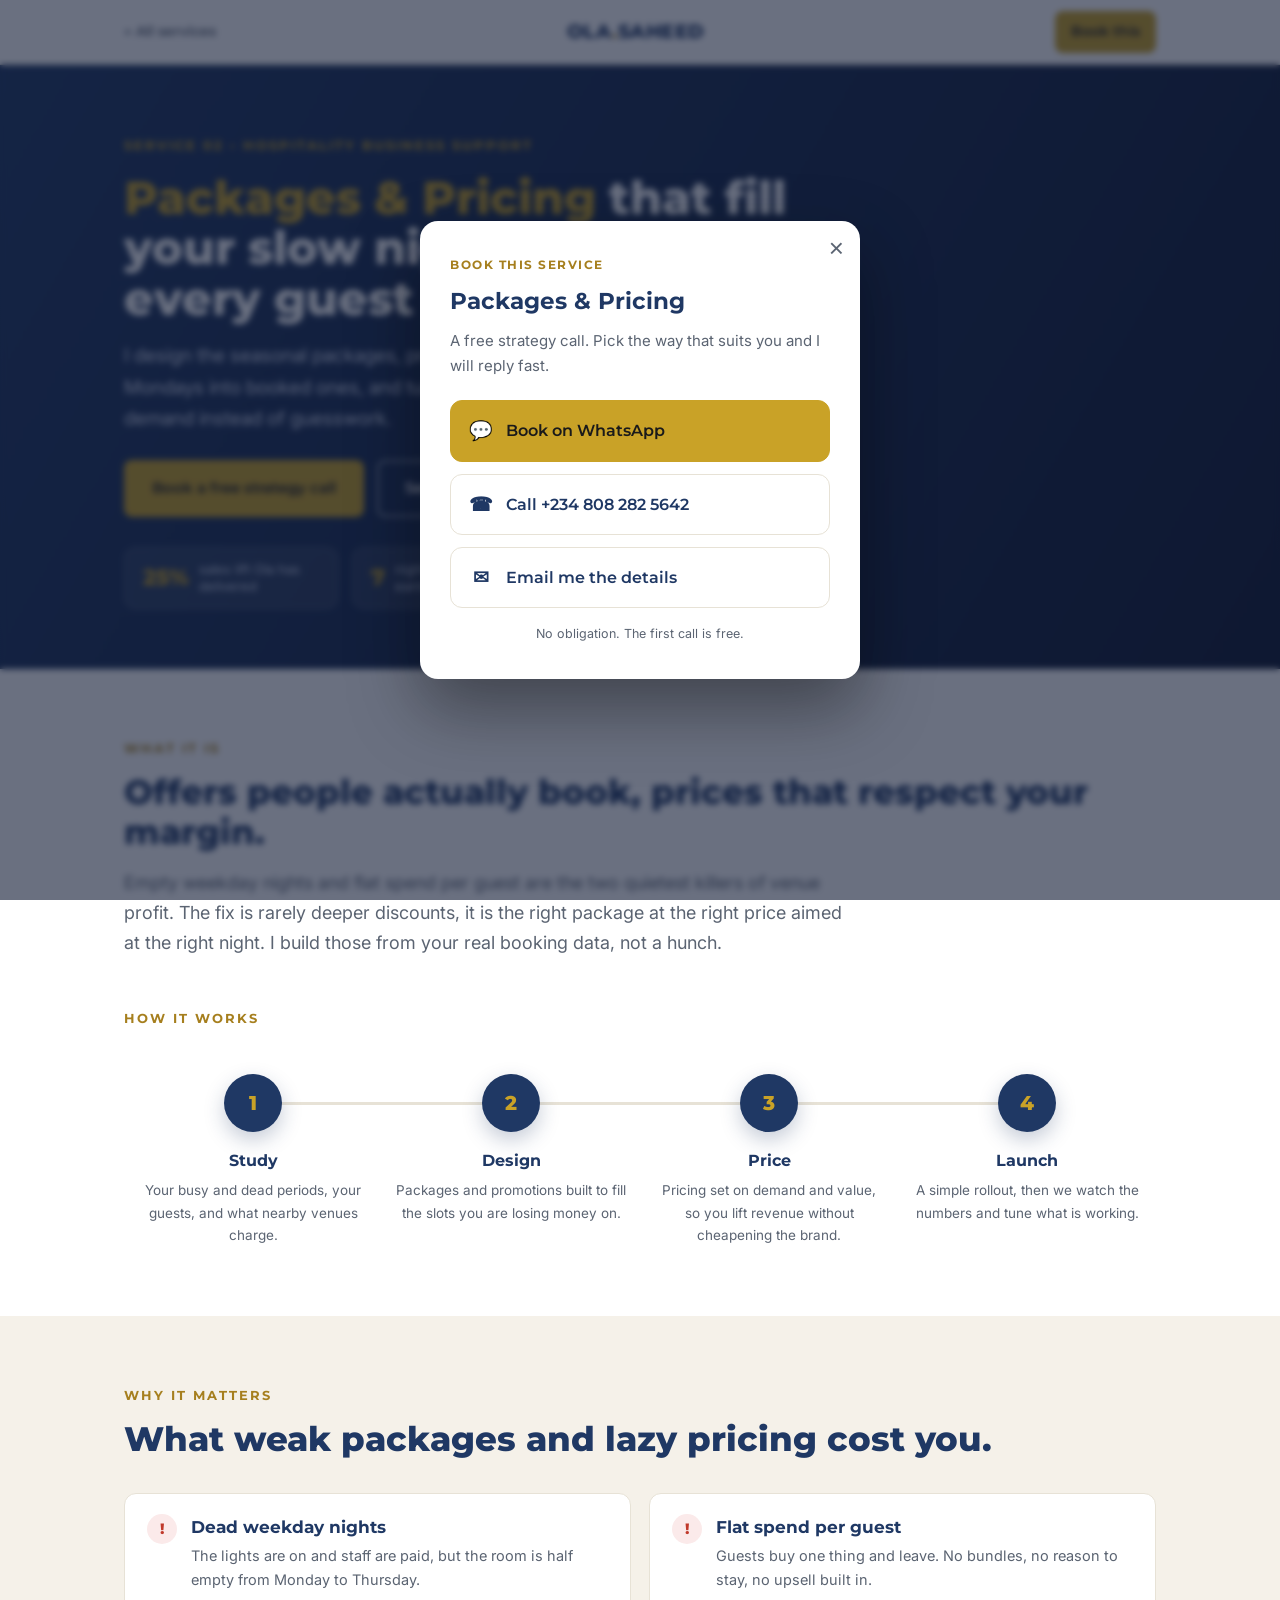
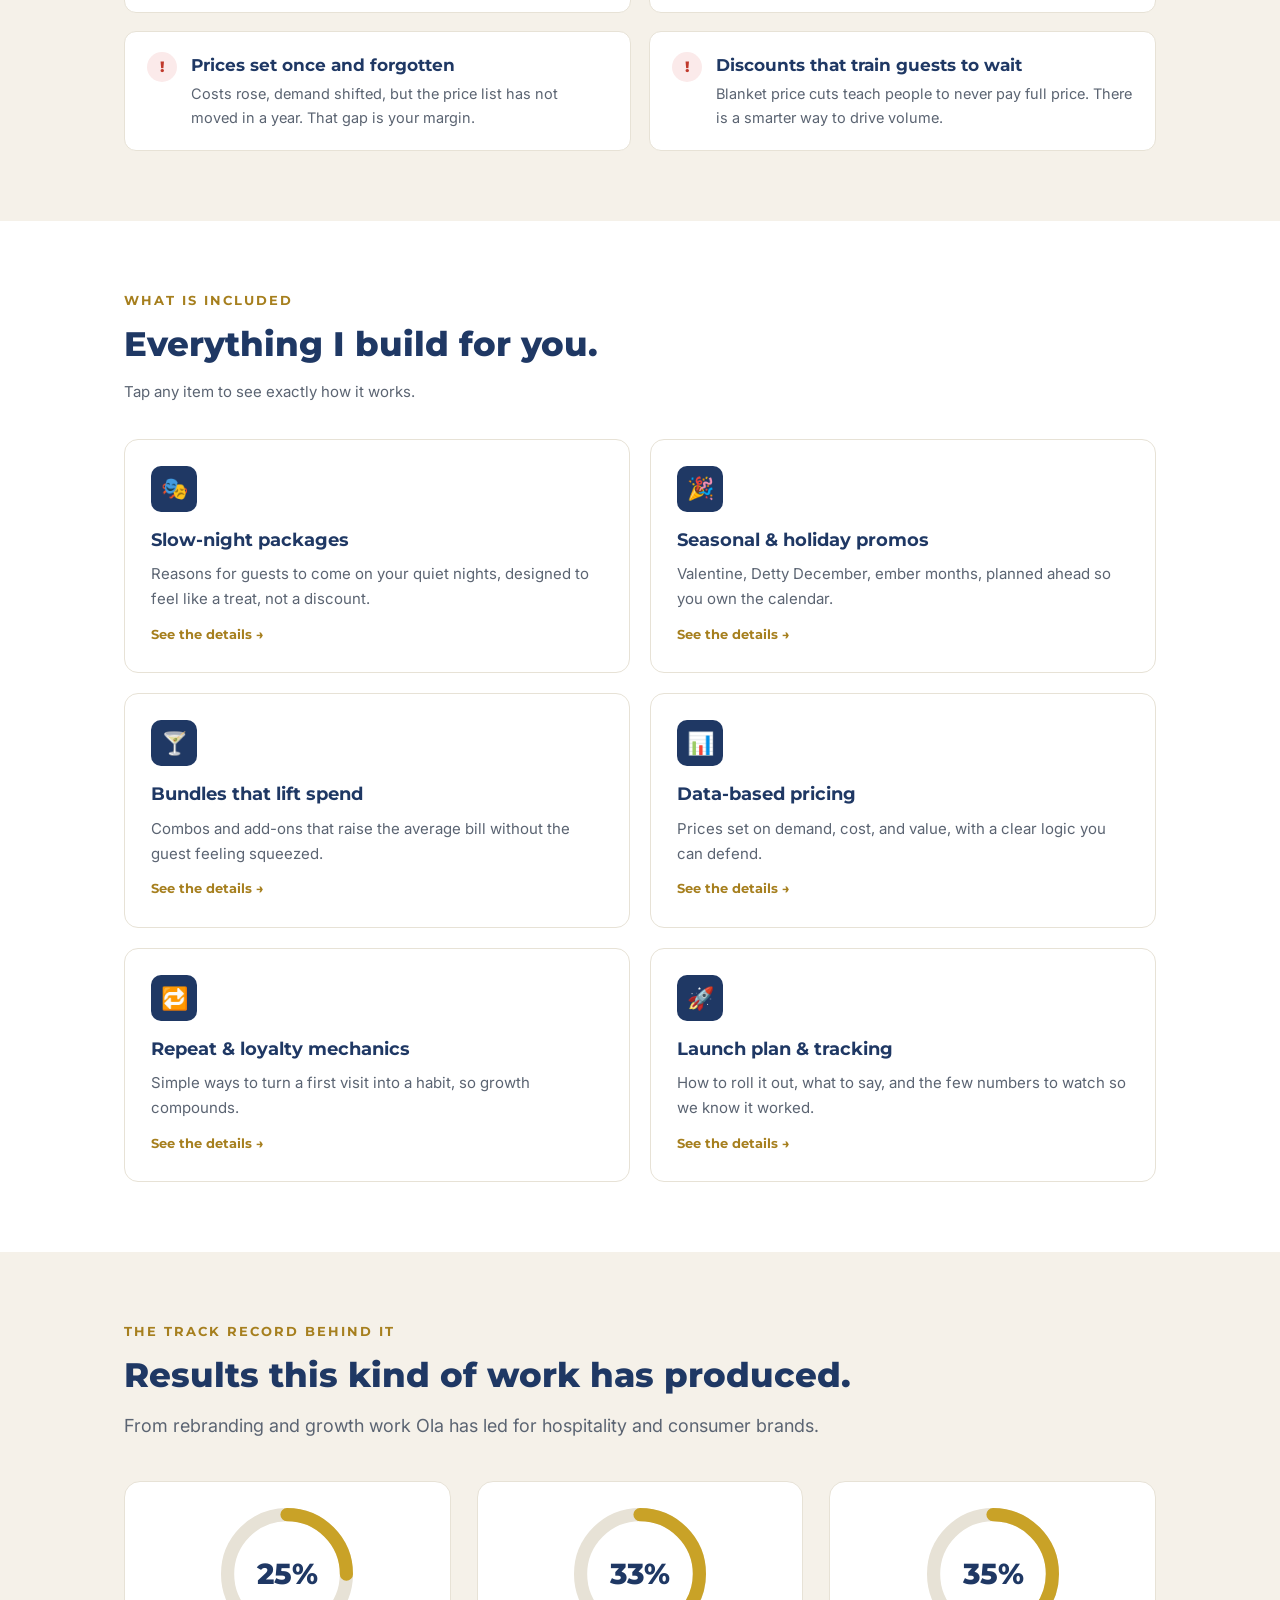
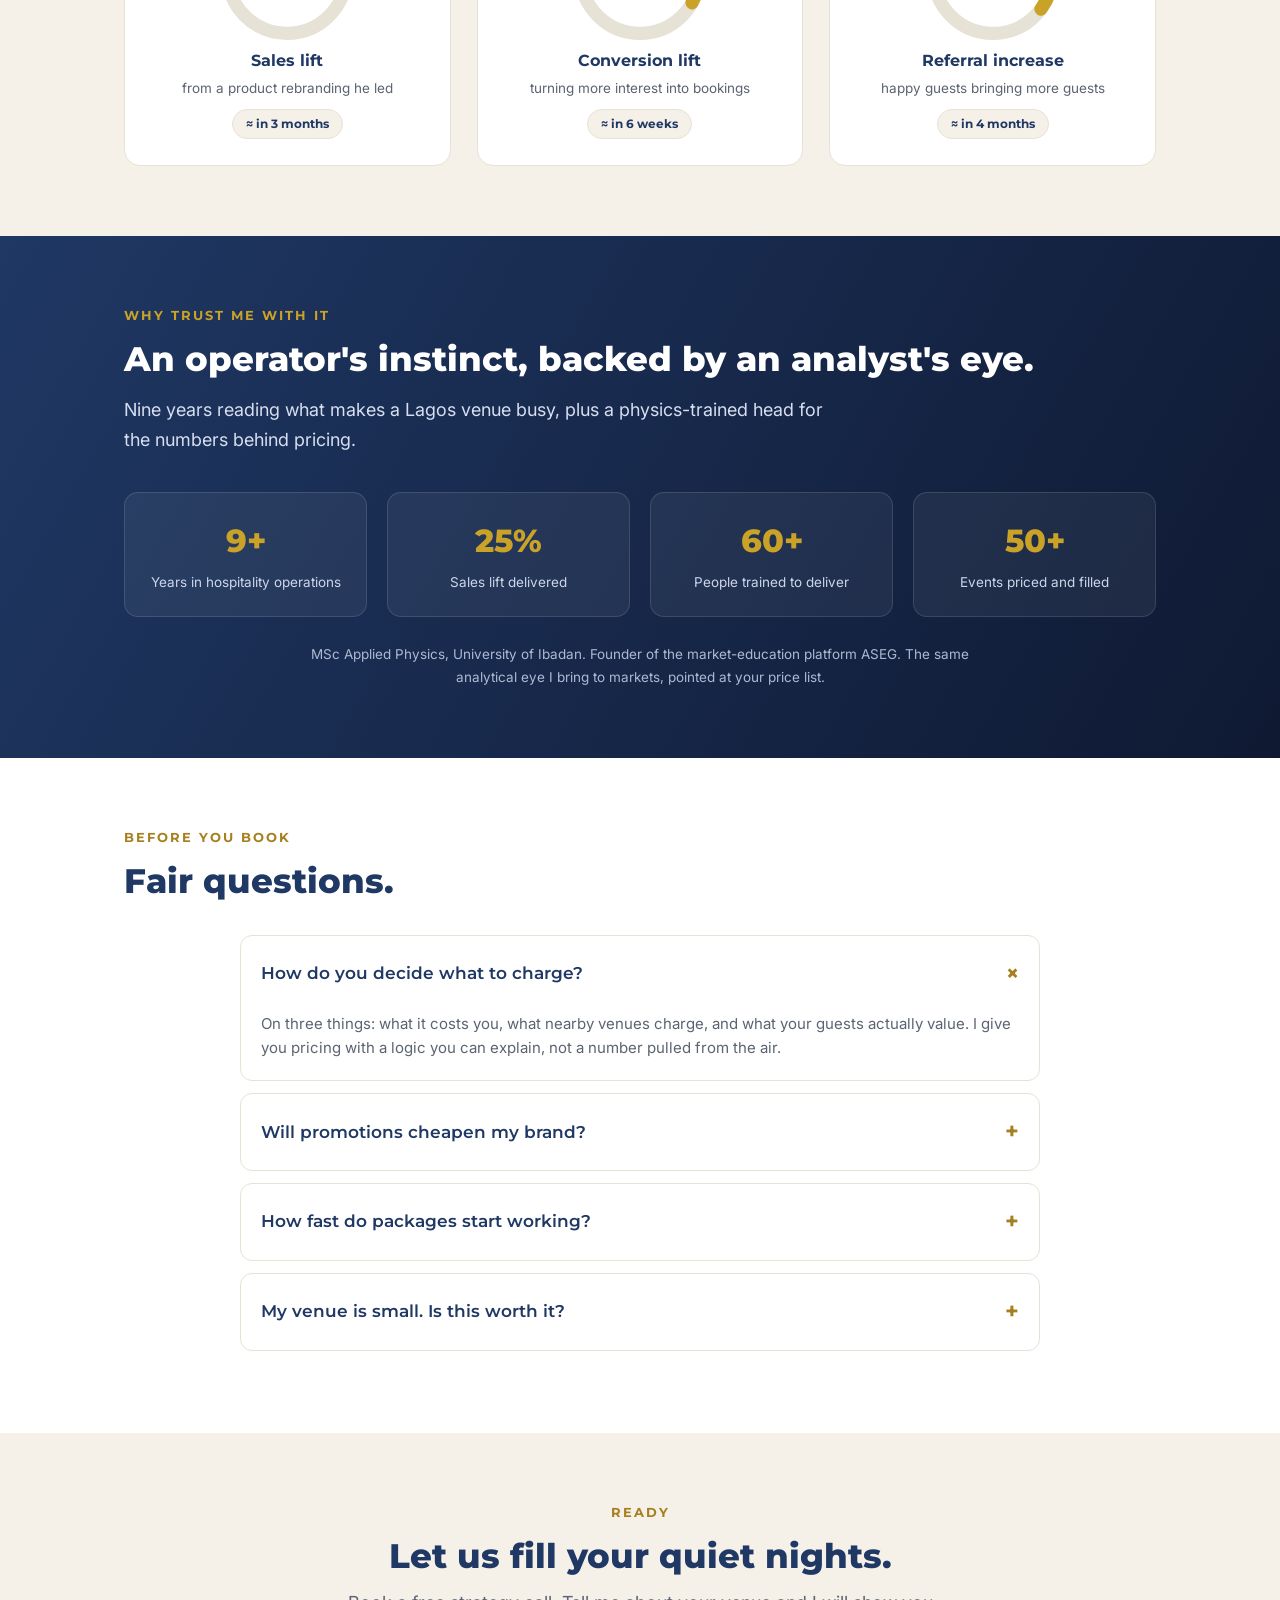
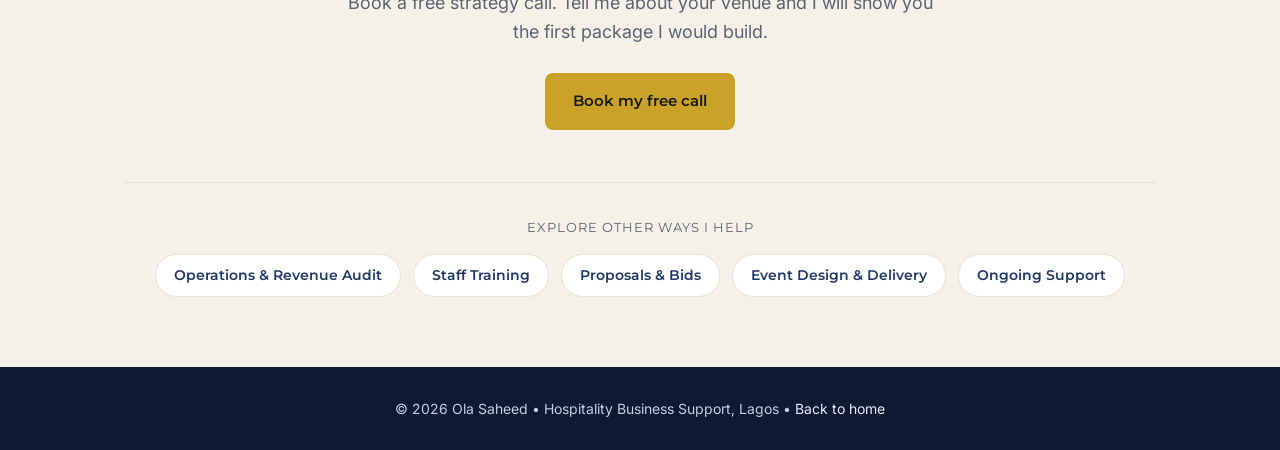
<file: services/packages-pricing.html>
<!DOCTYPE html>
<html lang="en">
<head>
<meta charset="UTF-8" />
<meta name="viewport" content="width=device-width, initial-scale=1.0" />
<title>Packages &amp; Pricing | Ola Saheed</title>
<link rel="icon" href="data:image/svg+xml,%3Csvg xmlns='http://www.w3.org/2000/svg' viewBox='0 0 32 32'%3E%3Crect width='32' height='32' rx='7' fill='%231F3864'/%3E%3Ctext x='16' y='23' font-family='Montserrat,Arial,sans-serif' font-size='20' font-weight='800' fill='%23C9A227' text-anchor='middle'%3EO%3C/text%3E%3C/svg%3E" />
<meta name="description" content="Seasonal packages, promotions, and data-based pricing that fill your slow nights and lift what every guest spends. Built for Lagos venues." />
<meta name="theme-color" content="#1F3864" />
<link rel="preconnect" href="https://fonts.googleapis.com">
<link rel="preconnect" href="https://fonts.gstatic.com" crossorigin>
<link href="https://fonts.googleapis.com/css2?family=Montserrat:wght@600;700;800&family=Inter:wght@400;500;600&display=swap" rel="stylesheet">
<link rel="stylesheet" href="service.css">
</head>
<body>

<header>
  <div class="wrap">
    <nav>
      <a class="back" href="../index.html">&larr; All services</a>
      <div class="brand">OLA<span>.</span>SAHEED</div>
      <div class="nav-right"><a class="nav-cta" href="#book" data-book>Book this</a></div>
    </nav>
  </div>
</header>

<section class="s-hero">
  <div class="wrap">
    <span class="eyebrow">Service 02 &bull; Hospitality Business Support</span>
    <h1><em>Packages &amp; Pricing</em> that fill your slow nights and lift what every guest spends.</h1>
    <p class="sub">I design the seasonal packages, promotions, and pricing that turn dead Mondays into booked ones, and turn one drink into three, priced on real demand instead of guesswork.</p>
    <div class="hero-cta">
      <a class="btn btn-gold" href="#book" data-book>Book a free strategy call</a>
      <a class="btn btn-ghost" href="#included">See what is included</a>
    </div>
    <div class="hero-chips">
      <div class="hero-chip"><b>25%</b><span>sales lift Ola has delivered</span></div>
      <div class="hero-chip"><b>7</b><span>nights of the week earning</span></div>
      <div class="hero-chip"><b>&#8358;</b><span>priced on real demand</span></div>
    </div>
  </div>
</section>

<section>
  <div class="wrap">
    <div class="tag">What it is</div>
    <h2>Offers people actually book, prices that respect your margin.</h2>
    <p class="lead">Empty weekday nights and flat spend per guest are the two quietest killers of venue profit. The fix is rarely deeper discounts, it is the right package at the right price aimed at the right night. I build those from your real booking data, not a hunch.</p>
    <div class="tag" style="margin-top:52px">How it works</div>
    <div class="flow">
      <div class="node"><div class="circle">1</div><h4>Study</h4><p>Your busy and dead periods, your guests, and what nearby venues charge.</p></div>
      <div class="node"><div class="circle">2</div><h4>Design</h4><p>Packages and promotions built to fill the slots you are losing money on.</p></div>
      <div class="node"><div class="circle">3</div><h4>Price</h4><p>Pricing set on demand and value, so you lift revenue without cheapening the brand.</p></div>
      <div class="node"><div class="circle">4</div><h4>Launch</h4><p>A simple rollout, then we watch the numbers and tune what is working.</p></div>
    </div>
  </div>
</section>

<section class="alt">
  <div class="wrap">
    <div class="tag">Why it matters</div>
    <h2>What weak packages and lazy pricing cost you.</h2>
    <div class="pain-grid">
      <div class="pain"><span class="x">!</span><div><h4>Dead weekday nights</h4><p>The lights are on and staff are paid, but the room is half empty from Monday to Thursday.</p></div></div>
      <div class="pain"><span class="x">!</span><div><h4>Flat spend per guest</h4><p>Guests buy one thing and leave. No bundles, no reason to stay, no upsell built in.</p></div></div>
      <div class="pain"><span class="x">!</span><div><h4>Prices set once and forgotten</h4><p>Costs rose, demand shifted, but the price list has not moved in a year. That gap is your margin.</p></div></div>
      <div class="pain"><span class="x">!</span><div><h4>Discounts that train guests to wait</h4><p>Blanket price cuts teach people to never pay full price. There is a smarter way to drive volume.</p></div></div>
    </div>
  </div>
</section>

<section id="included">
  <div class="wrap">
    <div class="tag">What is included</div>
    <h2>Everything I build for you.</h2>
    <p class="lead" style="margin-top:8px;font-size:15px">Tap any item to see exactly how it works.</p>
    <div class="inc-grid">
      <div class="inc" data-detail="det-pp-1"><div class="ico">&#127917;</div><h3>Slow-night packages</h3><p>Reasons for guests to come on your quiet nights, designed to feel like a treat, not a discount.</p><span class="more2">See the details &rarr;</span></div>
      <div class="inc" data-detail="det-pp-2"><div class="ico">&#127881;</div><h3>Seasonal &amp; holiday promos</h3><p>Valentine, Detty December, ember months, planned ahead so you own the calendar.</p><span class="more2">See the details &rarr;</span></div>
      <div class="inc" data-detail="det-pp-3"><div class="ico">&#127864;</div><h3>Bundles that lift spend</h3><p>Combos and add-ons that raise the average bill without the guest feeling squeezed.</p><span class="more2">See the details &rarr;</span></div>
      <div class="inc" data-detail="det-pp-4"><div class="ico">&#128202;</div><h3>Data-based pricing</h3><p>Prices set on demand, cost, and value, with a clear logic you can defend.</p><span class="more2">See the details &rarr;</span></div>
      <div class="inc" data-detail="det-pp-5"><div class="ico">&#128257;</div><h3>Repeat &amp; loyalty mechanics</h3><p>Simple ways to turn a first visit into a habit, so growth compounds.</p><span class="more2">See the details &rarr;</span></div>
      <div class="inc" data-detail="det-pp-6"><div class="ico">&#128640;</div><h3>Launch plan &amp; tracking</h3><p>How to roll it out, what to say, and the few numbers to watch so we know it worked.</p><span class="more2">See the details &rarr;</span></div>
    </div>
  </div>
</section>

<section class="alt">
  <div class="wrap">
    <div class="tag">The track record behind it</div>
    <h2>Results this kind of work has produced.</h2>
    <p class="lead">From rebranding and growth work Ola has led for hospitality and consumer brands.</p>
    <div class="rings">
      <div class="ring">
        <svg viewBox="0 0 120 120"><circle class="rtrack" cx="60" cy="60" r="54"/><circle class="rbar" cx="60" cy="60" r="54" stroke-dasharray="84.8 339.3"/><text class="rval" x="60" y="69" text-anchor="middle">25%</text></svg>
        <h4>Sales lift</h4><p>from a product rebranding he led</p><span class="rtime">&#8776; in 3 months</span>
      </div>
      <div class="ring">
        <svg viewBox="0 0 120 120"><circle class="rtrack" cx="60" cy="60" r="54"/><circle class="rbar" cx="60" cy="60" r="54" stroke-dasharray="112 339.3"/><text class="rval" x="60" y="69" text-anchor="middle">33%</text></svg>
        <h4>Conversion lift</h4><p>turning more interest into bookings</p><span class="rtime">&#8776; in 6 weeks</span>
      </div>
      <div class="ring">
        <svg viewBox="0 0 120 120"><circle class="rtrack" cx="60" cy="60" r="54"/><circle class="rbar" cx="60" cy="60" r="54" stroke-dasharray="118.8 339.3"/><text class="rval" x="60" y="69" text-anchor="middle">35%</text></svg>
        <h4>Referral increase</h4><p>happy guests bringing more guests</p><span class="rtime">&#8776; in 4 months</span>
      </div>
    </div>
  </div>
</section>

<section class="auth">
  <div class="wrap">
    <div class="tag" style="color:var(--gold)">Why trust me with it</div>
    <h2>An operator's instinct, backed by an analyst's eye.</h2>
    <p class="lead">Nine years reading what makes a Lagos venue busy, plus a physics-trained head for the numbers behind pricing.</p>
    <div class="auth-grid">
      <div class="auth-stat"><b>9+</b><span>Years in hospitality operations</span></div>
      <div class="auth-stat"><b>25%</b><span>Sales lift delivered</span></div>
      <div class="auth-stat"><b>60+</b><span>People trained to deliver</span></div>
      <div class="auth-stat"><b>50+</b><span>Events priced and filled</span></div>
    </div>
    <p class="auth-note">MSc Applied Physics, University of Ibadan. Founder of the market-education platform ASEG. The same analytical eye I bring to markets, pointed at your price list.</p>
  </div>
</section>

<section>
  <div class="wrap">
    <div class="tag">Before you book</div>
    <h2>Fair questions.</h2>
    <div class="faq">
      <details open><summary>How do you decide what to charge?</summary><p>On three things: what it costs you, what nearby venues charge, and what your guests actually value. I give you pricing with a logic you can explain, not a number pulled from the air.</p></details>
      <details><summary>Will promotions cheapen my brand?</summary><p>Blanket discounts can. Well-designed packages do the opposite, they give guests a reason to choose you without teaching them to wait for a price cut. That is the whole craft.</p></details>
      <details><summary>How fast do packages start working?</summary><p>Slow-night and seasonal offers usually show movement within the first few weeks. We track a couple of simple numbers so you see it, not just feel it.</p></details>
      <details><summary>My venue is small. Is this worth it?</summary><p>Yes. Small venues feel every empty night hardest, and a single good package can change a whole week. Size is not the point, margin is.</p></details>
    </div>
  </div>
</section>

<section class="final" id="book">
  <div class="wrap">
    <div class="tag" style="margin-left:auto;margin-right:auto;display:table">Ready</div>
    <h2>Let us fill your quiet nights.</h2>
    <p>Book a free strategy call. Tell me about your venue and I will show you the first package I would build.</p>
    <a class="btn btn-gold" href="#" data-book>Book my free call</a>
    <div class="other">
      <p>Explore other ways I help</p>
      <div class="row">
        <a href="operations-audit.html">Operations &amp; Revenue Audit</a>
        <a href="staff-training.html">Staff Training</a>
        <a href="proposals-bids.html">Proposals &amp; Bids</a>
        <a href="event-design.html">Event Design &amp; Delivery</a>
        <a href="ongoing-support.html">Ongoing Support</a>
      </div>
    </div>
  </div>
</section>

<footer>&copy; 2026 Ola Saheed &bull; Hospitality Business Support, Lagos &bull; <a href="../index.html">Back to home</a></footer>

<div class="bookbar"><a class="btn btn-gold" href="#" data-book>Book a free call</a></div>

<!-- INCLUDED-ITEM DETAIL SOURCES (hidden, injected into the detail modal) -->
<div hidden>
  <div id="det-pp-1">
    <div class="dtag">Included &bull; Slow-night packages</div>
    <h3>Slow-night packages</h3>
    <p>A slow-night package is a designed reason to show up on the nights your venue usually sits empty. Not a price cut, a mini-event with its own name, offer, and hook, so guests feel they are getting something special rather than a discount.</p>
    <h4>What you get</h4>
    <ul>
      <li>2 to 3 recurring weeknight formats built for your crowd, for example Ladies' Night, Industry Night, or Live-Band Tuesday</li>
      <li>A signature offer for each that feels generous but protects your margin</li>
      <li>A simple run-of-night so staff know exactly what to do</li>
      <li>The names, hooks, and one-line pitch to promote each one</li>
    </ul>
    <div class="eg"><b>For example:</b> a lounge turned dead Tuesdays into "Acoustic Tuesdays", a live singer plus a shared small-chops board. Same drinks margin, a full room, and a night guests now plan around.</div>
    <div class="res">Typical goal <span class="rr">fuller weeknights in 4 to 8 weeks</span></div>
  </div>
  <div id="det-pp-2">
    <div class="dtag">Included &bull; Seasonal &amp; holiday promos</div>
    <h3>Seasonal &amp; holiday promos</h3>
    <p>Nigeria's calendar is full of moments people already want to spend on: Valentine, Easter, Detty December, the ember months, Independence. Planned ahead, each becomes a booked-out window instead of a last-minute scramble.</p>
    <h4>What you get</h4>
    <ul>
      <li>A 12-month promo calendar mapped to your venue</li>
      <li>A designed package for each key moment, with offer, capacity, and pricing</li>
      <li>A simple promotion plan per moment so it actually fills</li>
      <li>A booking and deposit structure so you are paid before the day</li>
    </ul>
    <div class="eg"><b>For example:</b> a "Detty December" table plan opened in October with early-bird tables and a VIP tier, so the biggest month of the year is largely sold before it even starts.</div>
    <div class="res">Typical goal <span class="rr">own the calendar, not chase it</span></div>
  </div>
  <div id="det-pp-3">
    <div class="dtag">Included &bull; Bundles that lift spend</div>
    <h3>Bundles that lift spend</h3>
    <p>Most guests buy one thing and leave money on the table. Bundles and add-ons quietly raise the average bill by making "a bit more" the easy, obvious choice, without anyone feeling upsold.</p>
    <h4>What you get</h4>
    <ul>
      <li>Combo and add-on menus designed around what already sells</li>
      <li>Tiered table and bottle packages, good, better, best</li>
      <li>Simple upsell prompts your team can actually use</li>
      <li>Pricing that lifts the average ticket while still feeling like value</li>
    </ul>
    <div class="eg"><b>For example:</b> a "table plus bottle plus small chops" bundle priced just above two separate buys turned single-drink tables into full-spend tables on weekends.</div>
    <div class="res">Typical goal <span class="rr">higher spend per guest, same footfall</span></div>
  </div>
  <div id="det-pp-4">
    <div class="dtag">Included &bull; Data-based pricing</div>
    <h3>Data-based pricing</h3>
    <p>Most venues price on a guess and never revisit it. I set prices on three things you can defend: what it costs you, what nearby venues charge, and what your guests actually value, then tune it by night.</p>
    <h4>What you get</h4>
    <ul>
      <li>A cost-and-margin read on your key items</li>
      <li>A quick competitor price map for your area</li>
      <li>Night-by-night pricing where demand differs, weekend versus weekday</li>
      <li>A price list with a clear logic you can explain to anyone</li>
    </ul>
    <div class="eg"><b>For example:</b> splitting weekend and weekday table pricing lifted weekend revenue without denting the quieter nights, because each night was finally priced for its own demand.</div>
    <div class="res">Typical goal <span class="rr">more margin, no guesswork</span></div>
  </div>
  <div id="det-pp-5">
    <div class="dtag">Included &bull; Repeat &amp; loyalty mechanics</div>
    <h3>Repeat &amp; loyalty mechanics</h3>
    <p>A first visit is expensive to earn and cheap to repeat, if you give people a reason to come back. Simple loyalty mechanics turn one good night into a habit, so growth compounds instead of resetting every week.</p>
    <h4>What you get</h4>
    <ul>
      <li>A simple loyalty or stamp mechanic that fits your venue</li>
      <li>A VIP or regulars tier worth belonging to</li>
      <li>A birthday and celebrations play, where people spend the most</li>
      <li>A WhatsApp or list-building step so you can bring guests back on demand</li>
    </ul>
    <div class="eg"><b>For example:</b> a birthday-table club that gave the celebrant a free bottle filled slow Sundays with paying groups of ten, because one birthday brings the whole circle.</div>
    <div class="res">Typical goal <span class="rr">more repeat visits, lower ad spend</span></div>
  </div>
  <div id="det-pp-6">
    <div class="dtag">Included &bull; Launch plan &amp; tracking</div>
    <h3>Launch plan &amp; tracking</h3>
    <p>A great package no one hears about is just an idea. The launch plan is the focused rollout that fills the room, plus the few numbers we watch so we know it worked and can tune it.</p>
    <h4>What you get</h4>
    <ul>
      <li>A step-by-step rollout: what to post and say, what to offer, and when</li>
      <li>A staff briefing so the team sells it from night one</li>
      <li>The 3 to 4 numbers to track: covers, average spend, repeat rate</li>
      <li>A short review to double down on what is working</li>
    </ul>
    <div class="eg"><b>For example:</b> a two-week countdown before a new weekly night, with a staff script and an early-bird hook, meant the very first edition opened to a near-full room instead of an empty test.</div>
    <div class="res">Typical goal <span class="rr">a launch that lands, not a quiet test</span></div>
  </div>
</div>

<!-- DETAIL MODAL -->
<div class="modal-overlay" id="detailModal" role="dialog" aria-modal="true" aria-label="Item details">
  <div class="modal modal-lg">
    <button class="close" aria-label="Close">&times;</button>
    <div class="dt" id="detailBody"></div>
    <div class="book-inline"><a class="btn btn-gold" href="#" data-book>Book Packages &amp; Pricing</a></div>
  </div>
</div>

<div class="modal-overlay" id="bookModal" role="dialog" aria-modal="true" aria-label="Book this service">
  <div class="modal">
    <button class="close" aria-label="Close">&times;</button>
    <div class="mtag">Book this service</div>
    <h3>Packages &amp; Pricing</h3>
    <p class="mp">A free strategy call. Pick the way that suits you and I will reply fast.</p>
    <div class="mbtns">
      <a class="mbtn primary" href="https://wa.me/2348082825642?text=Hi%20Ola%2C%20I%20would%20like%20help%20with%20packages%20and%20pricing%20for%20my%20venue.%20My%20venue%3A%20" target="_blank" rel="noopener"><span class="mi">&#128172;</span>Book on WhatsApp</a>
      <a class="mbtn" href="tel:+2348082825642"><span class="mi">&#9742;</span>Call +234 808 282 5642</a>
      <a class="mbtn" href="mailto:ibrahimcerhid@gmail.com?subject=Packages%20%26%20Pricing&body=Hi%20Ola%2C%20I%20would%20like%20help%20with%20packages%20and%20pricing%20for%20my%20venue.%20My%20venue%3A%20"><span class="mi">&#9993;</span>Email me the details</a>
    </div>
    <p class="mfoot">No obligation. The first call is free.</p>
  </div>
</div>

<script src="service.js"></script>
</body>
</html>
</file>
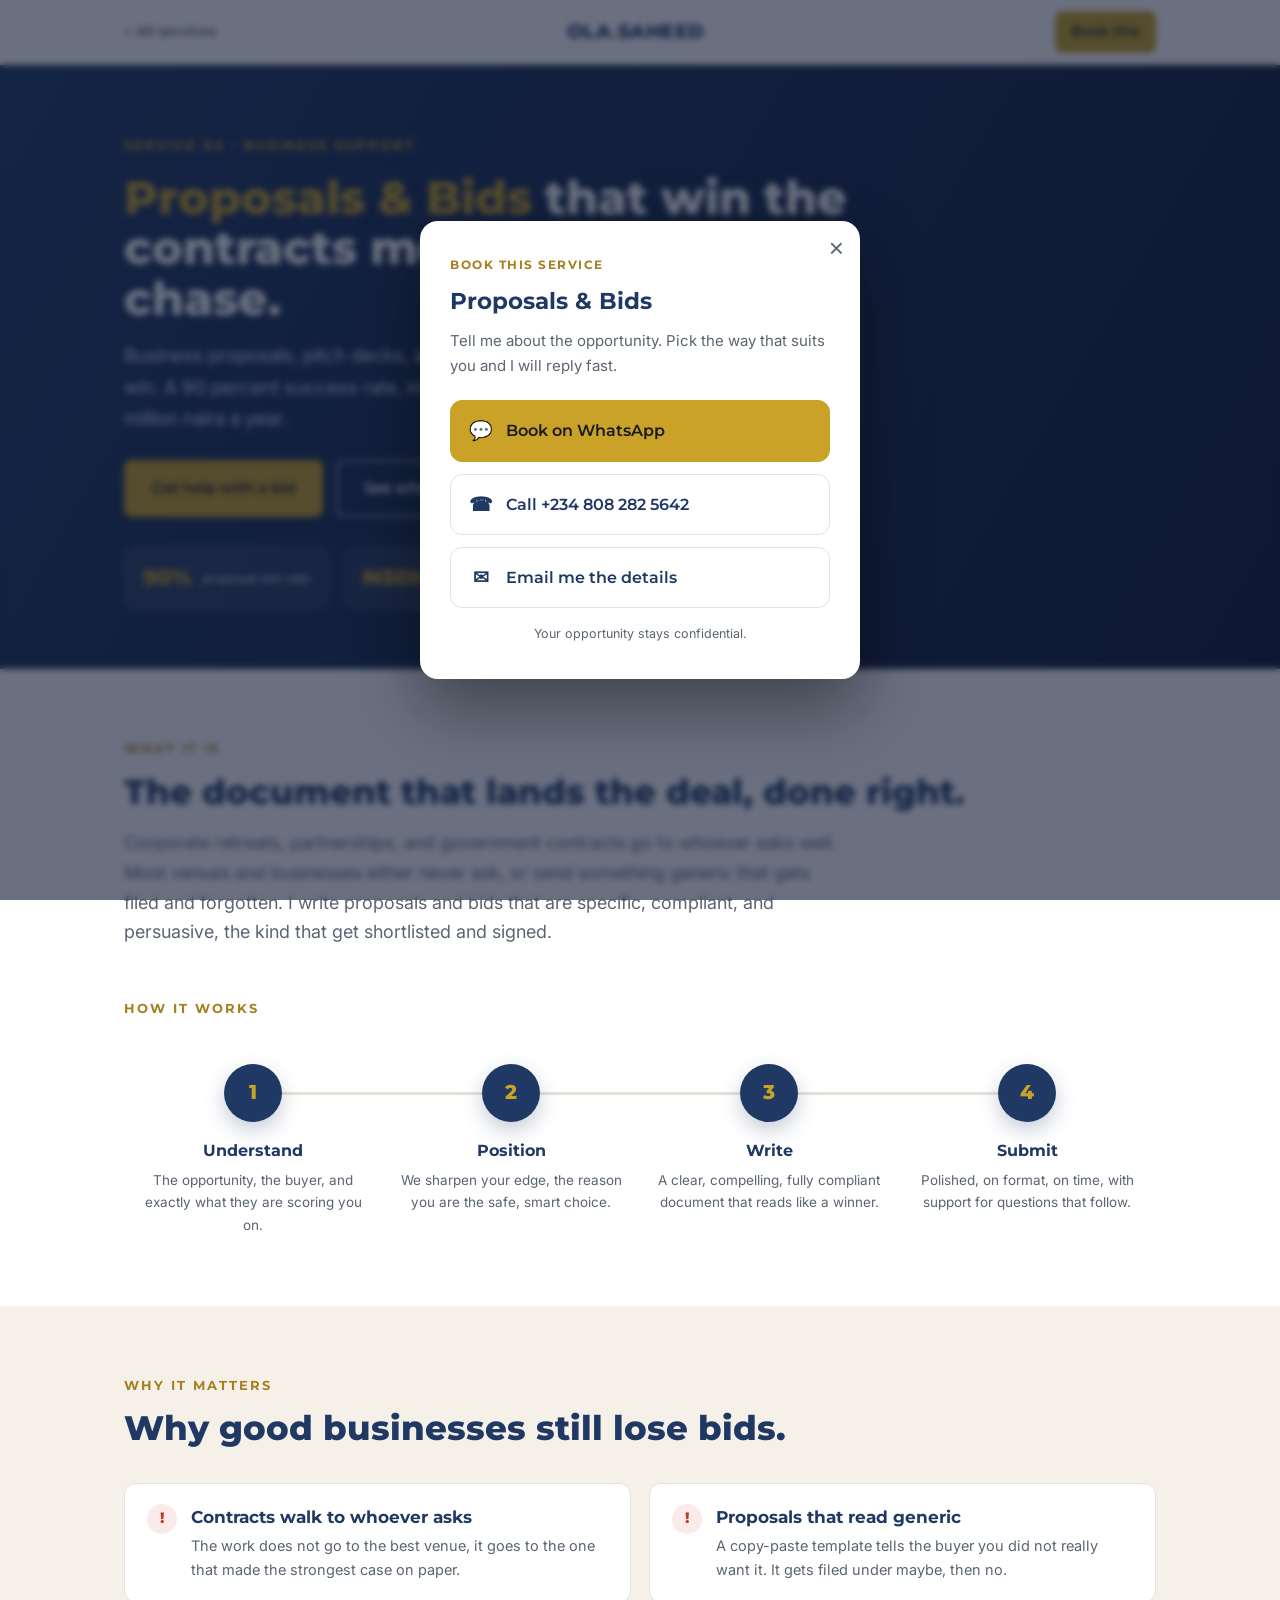
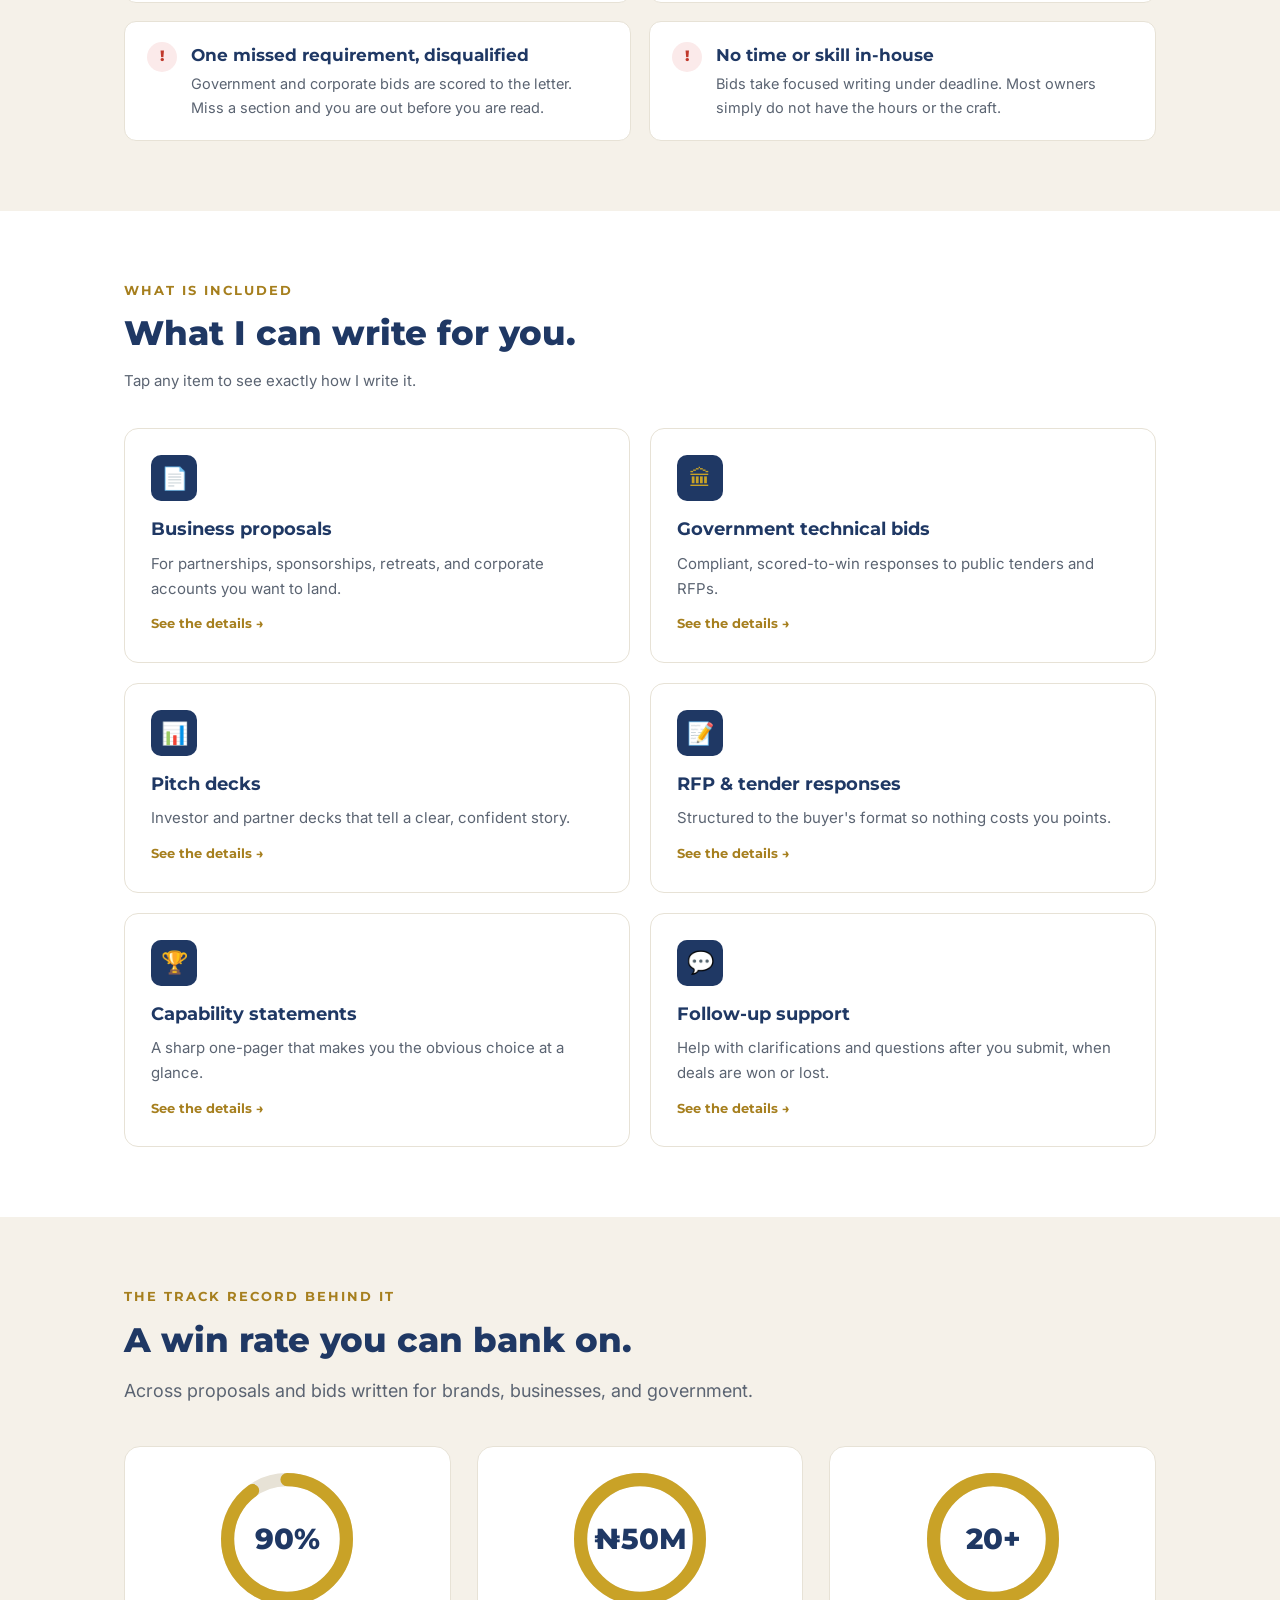
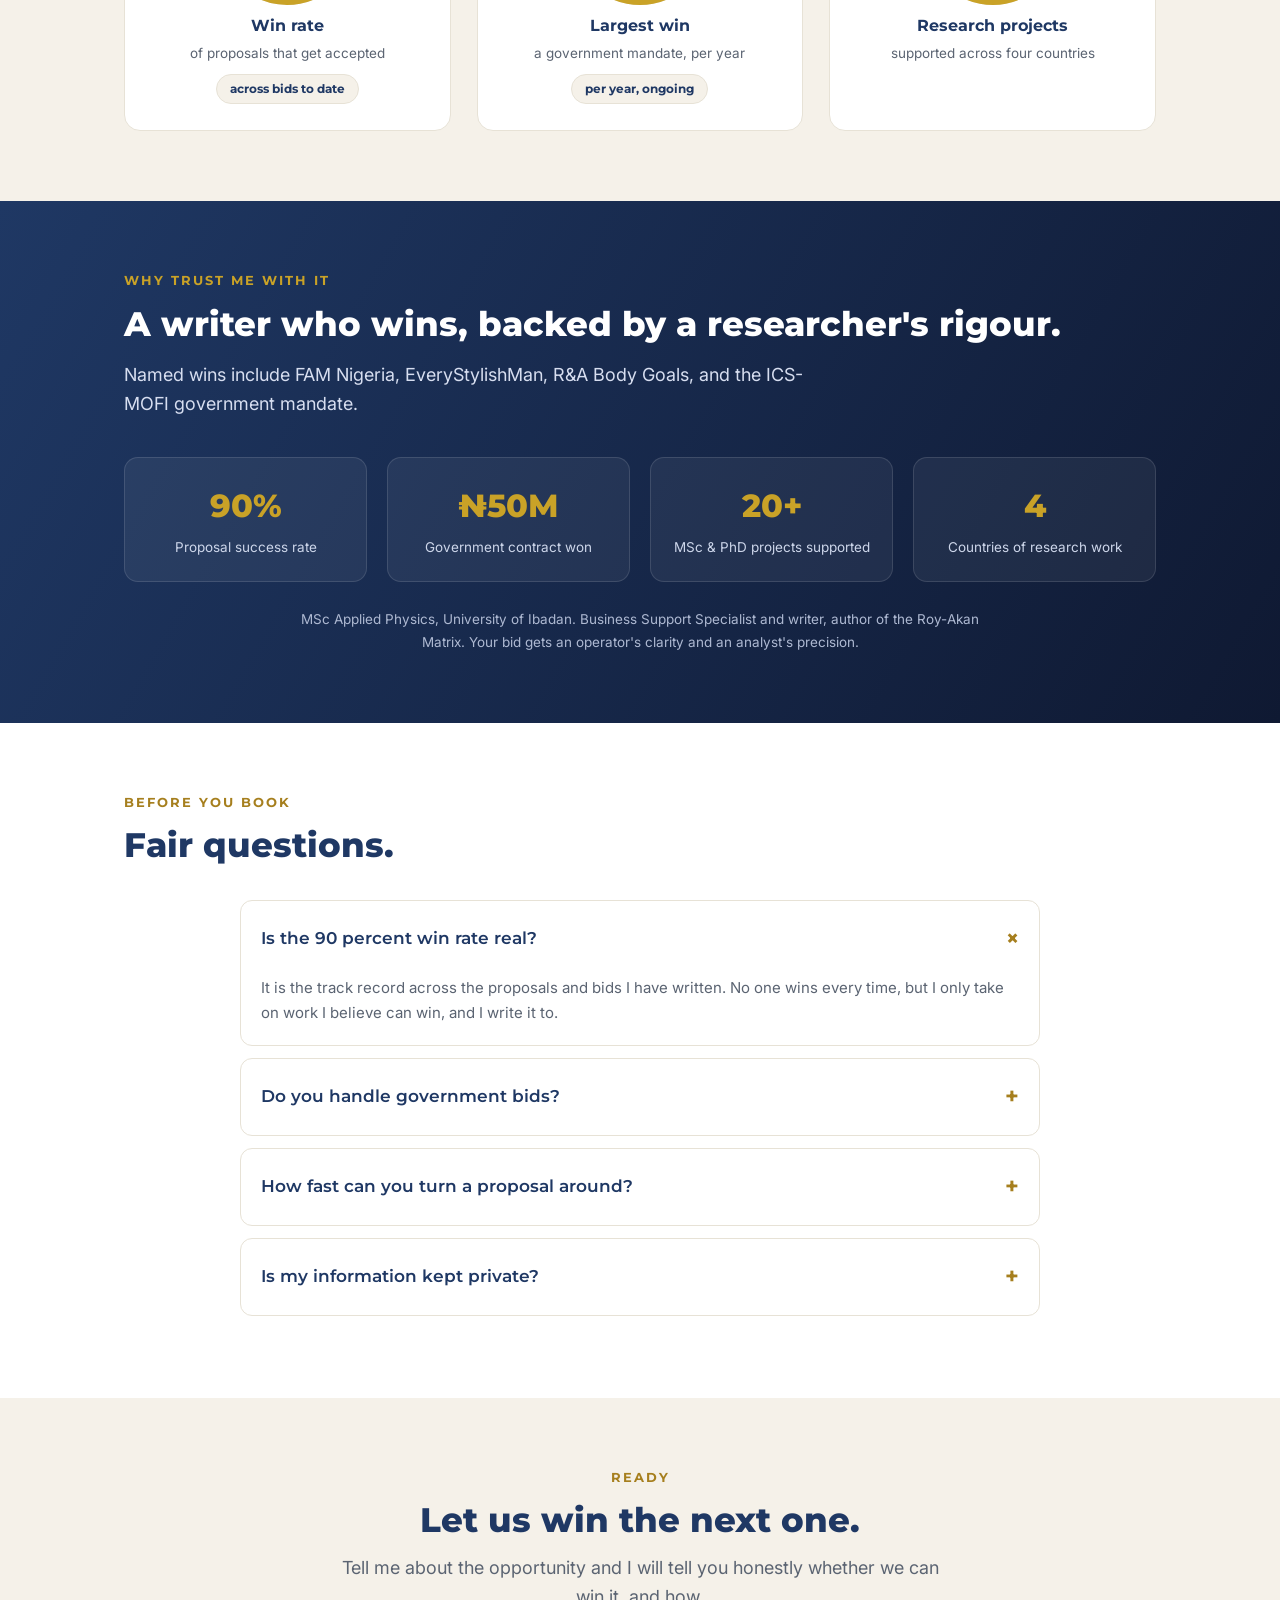
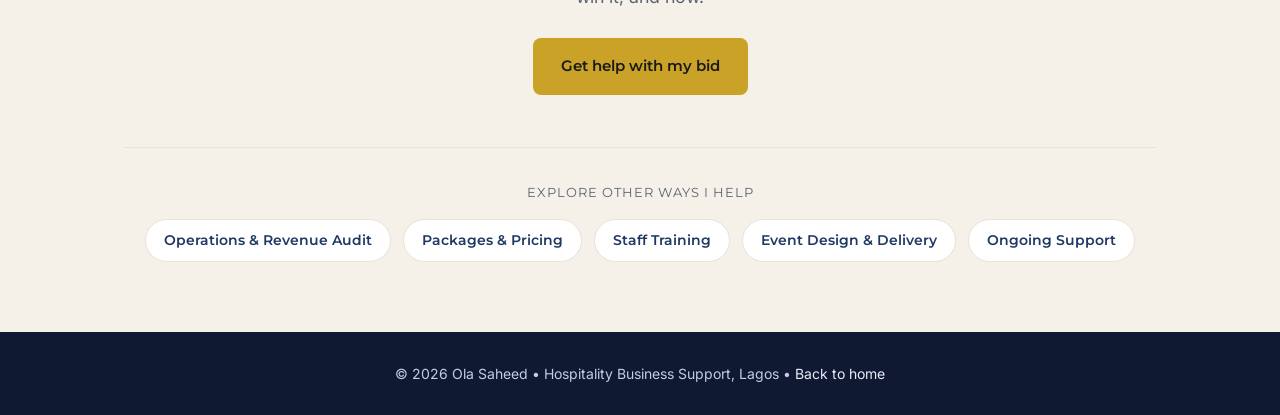
<file: services/proposals-bids.html>
<!DOCTYPE html>
<html lang="en">
<head>
<meta charset="UTF-8" />
<meta name="viewport" content="width=device-width, initial-scale=1.0" />
<title>Proposals &amp; Bids | Ola Saheed</title>
<link rel="icon" href="data:image/svg+xml,%3Csvg xmlns='http://www.w3.org/2000/svg' viewBox='0 0 32 32'%3E%3Crect width='32' height='32' rx='7' fill='%231F3864'/%3E%3Ctext x='16' y='23' font-family='Montserrat,Arial,sans-serif' font-size='20' font-weight='800' fill='%23C9A227' text-anchor='middle'%3EO%3C/text%3E%3C/svg%3E" />
<meta name="description" content="Business proposals, pitch decks, and government technical bids written to win. 90 percent success rate, including a mandate worth 50 million naira a year." />
<meta name="theme-color" content="#1F3864" />
<link rel="preconnect" href="https://fonts.googleapis.com">
<link rel="preconnect" href="https://fonts.gstatic.com" crossorigin>
<link href="https://fonts.googleapis.com/css2?family=Montserrat:wght@600;700;800&family=Inter:wght@400;500;600&display=swap" rel="stylesheet">
<link rel="stylesheet" href="service.css">
</head>
<body>

<header>
  <div class="wrap">
    <nav>
      <a class="back" href="../index.html">&larr; All services</a>
      <div class="brand">OLA<span>.</span>SAHEED</div>
      <div class="nav-right"><a class="nav-cta" href="#book" data-book>Book this</a></div>
    </nav>
  </div>
</header>

<section class="s-hero">
  <div class="wrap">
    <span class="eyebrow">Service 04 &bull; Business Support</span>
    <h1><em>Proposals &amp; Bids</em> that win the contracts most venues never chase.</h1>
    <p class="sub">Business proposals, pitch decks, and government technical bids, written to win. A 90 percent success rate, including a government mandate worth 50 million naira a year.</p>
    <div class="hero-cta">
      <a class="btn btn-gold" href="#book" data-book>Get help with a bid</a>
      <a class="btn btn-ghost" href="#included">See what is included</a>
    </div>
    <div class="hero-chips">
      <div class="hero-chip"><b>90%</b><span>proposal win rate</span></div>
      <div class="hero-chip"><b>&#8358;50M</b><span>contract won by bid</span></div>
      <div class="hero-chip"><b>4+</b><span>brand and government wins</span></div>
    </div>
  </div>
</section>

<section>
  <div class="wrap">
    <div class="tag">What it is</div>
    <h2>The document that lands the deal, done right.</h2>
    <p class="lead">Corporate retreats, partnerships, and government contracts go to whoever asks well. Most venues and businesses either never ask, or send something generic that gets filed and forgotten. I write proposals and bids that are specific, compliant, and persuasive, the kind that get shortlisted and signed.</p>
    <div class="tag" style="margin-top:52px">How it works</div>
    <div class="flow">
      <div class="node"><div class="circle">1</div><h4>Understand</h4><p>The opportunity, the buyer, and exactly what they are scoring you on.</p></div>
      <div class="node"><div class="circle">2</div><h4>Position</h4><p>We sharpen your edge, the reason you are the safe, smart choice.</p></div>
      <div class="node"><div class="circle">3</div><h4>Write</h4><p>A clear, compelling, fully compliant document that reads like a winner.</p></div>
      <div class="node"><div class="circle">4</div><h4>Submit</h4><p>Polished, on format, on time, with support for questions that follow.</p></div>
    </div>
  </div>
</section>

<section class="alt">
  <div class="wrap">
    <div class="tag">Why it matters</div>
    <h2>Why good businesses still lose bids.</h2>
    <div class="pain-grid">
      <div class="pain"><span class="x">!</span><div><h4>Contracts walk to whoever asks</h4><p>The work does not go to the best venue, it goes to the one that made the strongest case on paper.</p></div></div>
      <div class="pain"><span class="x">!</span><div><h4>Proposals that read generic</h4><p>A copy-paste template tells the buyer you did not really want it. It gets filed under maybe, then no.</p></div></div>
      <div class="pain"><span class="x">!</span><div><h4>One missed requirement, disqualified</h4><p>Government and corporate bids are scored to the letter. Miss a section and you are out before you are read.</p></div></div>
      <div class="pain"><span class="x">!</span><div><h4>No time or skill in-house</h4><p>Bids take focused writing under deadline. Most owners simply do not have the hours or the craft.</p></div></div>
    </div>
  </div>
</section>

<section id="included">
  <div class="wrap">
    <div class="tag">What is included</div>
    <h2>What I can write for you.</h2>
    <p class="lead" style="margin-top:8px;font-size:15px">Tap any item to see exactly how I write it.</p>
    <div class="inc-grid">
      <div class="inc" data-detail="det-pb-1"><div class="ico">&#128196;</div><h3>Business proposals</h3><p>For partnerships, sponsorships, retreats, and corporate accounts you want to land.</p><span class="more2">See the details &rarr;</span></div>
      <div class="inc" data-detail="det-pb-2"><div class="ico">&#127963;</div><h3>Government technical bids</h3><p>Compliant, scored-to-win responses to public tenders and RFPs.</p><span class="more2">See the details &rarr;</span></div>
      <div class="inc" data-detail="det-pb-3"><div class="ico">&#128202;</div><h3>Pitch decks</h3><p>Investor and partner decks that tell a clear, confident story.</p><span class="more2">See the details &rarr;</span></div>
      <div class="inc" data-detail="det-pb-4"><div class="ico">&#128221;</div><h3>RFP &amp; tender responses</h3><p>Structured to the buyer's format so nothing costs you points.</p><span class="more2">See the details &rarr;</span></div>
      <div class="inc" data-detail="det-pb-5"><div class="ico">&#127942;</div><h3>Capability statements</h3><p>A sharp one-pager that makes you the obvious choice at a glance.</p><span class="more2">See the details &rarr;</span></div>
      <div class="inc" data-detail="det-pb-6"><div class="ico">&#128172;</div><h3>Follow-up support</h3><p>Help with clarifications and questions after you submit, when deals are won or lost.</p><span class="more2">See the details &rarr;</span></div>
    </div>
  </div>
</section>

<section class="alt">
  <div class="wrap">
    <div class="tag">The track record behind it</div>
    <h2>A win rate you can bank on.</h2>
    <p class="lead">Across proposals and bids written for brands, businesses, and government.</p>
    <div class="rings">
      <div class="ring">
        <svg viewBox="0 0 120 120"><circle class="rtrack" cx="60" cy="60" r="54"/><circle class="rbar" cx="60" cy="60" r="54" stroke-dasharray="305.4 339.3"/><text class="rval" x="60" y="69" text-anchor="middle">90%</text></svg>
        <h4>Win rate</h4><p>of proposals that get accepted</p><span class="rtime">across bids to date</span>
      </div>
      <div class="ring">
        <svg viewBox="0 0 120 120"><circle class="rtrack" cx="60" cy="60" r="54"/><circle class="rbar" cx="60" cy="60" r="54" stroke-dasharray="339.3 339.3"/><text class="rval" x="60" y="69" text-anchor="middle">&#8358;50M</text></svg>
        <h4>Largest win</h4><p>a government mandate, per year</p><span class="rtime">per year, ongoing</span>
      </div>
      <div class="ring">
        <svg viewBox="0 0 120 120"><circle class="rtrack" cx="60" cy="60" r="54"/><circle class="rbar" cx="60" cy="60" r="54" stroke-dasharray="339.3 339.3"/><text class="rval" x="60" y="69" text-anchor="middle">20+</text></svg>
        <h4>Research projects</h4><p>supported across four countries</p>
      </div>
    </div>
  </div>
</section>

<section class="auth">
  <div class="wrap">
    <div class="tag" style="color:var(--gold)">Why trust me with it</div>
    <h2>A writer who wins, backed by a researcher's rigour.</h2>
    <p class="lead">Named wins include FAM Nigeria, EveryStylishMan, R&amp;A Body Goals, and the ICS-MOFI government mandate.</p>
    <div class="auth-grid">
      <div class="auth-stat"><b>90%</b><span>Proposal success rate</span></div>
      <div class="auth-stat"><b>&#8358;50M</b><span>Government contract won</span></div>
      <div class="auth-stat"><b>20+</b><span>MSc &amp; PhD projects supported</span></div>
      <div class="auth-stat"><b>4</b><span>Countries of research work</span></div>
    </div>
    <p class="auth-note">MSc Applied Physics, University of Ibadan. Business Support Specialist and writer, author of the Roy-Akan Matrix. Your bid gets an operator's clarity and an analyst's precision.</p>
  </div>
</section>

<section>
  <div class="wrap">
    <div class="tag">Before you book</div>
    <h2>Fair questions.</h2>
    <div class="faq">
      <details open><summary>Is the 90 percent win rate real?</summary><p>It is the track record across the proposals and bids I have written. No one wins every time, but I only take on work I believe can win, and I write it to.</p></details>
      <details><summary>Do you handle government bids?</summary><p>Yes. Government technical bids are a core strength, including the ICS-MOFI mandate. I know how they are scored and how to stay compliant to the letter.</p></details>
      <details><summary>How fast can you turn a proposal around?</summary><p>It depends on the size and deadline, but I work to tender timelines. Come to me as early as you can and the result is stronger.</p></details>
      <details><summary>Is my information kept private?</summary><p>Completely. Your opportunity, numbers, and strategy stay between us.</p></details>
    </div>
  </div>
</section>

<section class="final" id="book">
  <div class="wrap">
    <div class="tag" style="margin-left:auto;margin-right:auto;display:table">Ready</div>
    <h2>Let us win the next one.</h2>
    <p>Tell me about the opportunity and I will tell you honestly whether we can win it, and how.</p>
    <a class="btn btn-gold" href="#" data-book>Get help with my bid</a>
    <div class="other">
      <p>Explore other ways I help</p>
      <div class="row">
        <a href="operations-audit.html">Operations &amp; Revenue Audit</a>
        <a href="packages-pricing.html">Packages &amp; Pricing</a>
        <a href="staff-training.html">Staff Training</a>
        <a href="event-design.html">Event Design &amp; Delivery</a>
        <a href="ongoing-support.html">Ongoing Support</a>
      </div>
    </div>
  </div>
</section>

<footer>&copy; 2026 Ola Saheed &bull; Hospitality Business Support, Lagos &bull; <a href="../index.html">Back to home</a></footer>

<div class="bookbar"><a class="btn btn-gold" href="#" data-book>Get help with a bid</a></div>

<!-- INCLUDED-ITEM DETAIL SOURCES -->
<div hidden>
  <div id="det-pb-1">
    <div class="dtag">Included &bull; Business proposals</div>
    <h3>Business proposals</h3>
    <p>A business proposal is your pitch on paper. I write proposals that make partners, sponsors, and corporate buyers see the value fast and say yes, specific to them, never a template.</p>
    <h4>What you get</h4>
    <ul>
      <li>A proposal built around the buyer's goals, not just your services</li>
      <li>A clear value case and reason to choose you</li>
      <li>Clean, professional structure and design</li>
      <li>The persuasive edge that gets it shortlisted</li>
    </ul>
    <div class="eg"><b>For example:</b> named wins include FAM Nigeria, EveryStylishMan, and R&amp;A Body Goals, each written to their world, not from a template.</div>
    <div class="res">Built to <span class="rr">get to yes faster</span></div>
  </div>
  <div id="det-pb-2">
    <div class="dtag">Included &bull; Government technical bids</div>
    <h3>Government technical bids</h3>
    <p>Public tenders are won on the page and lost on the details. I write compliant, scored-to-win technical bids that tick every requirement and still read like the strongest choice.</p>
    <h4>What you get</h4>
    <ul>
      <li>Full compliance with the tender's format and criteria</li>
      <li>A technical response that scores, not just describes</li>
      <li>Clear evidence of capability and track record</li>
      <li>Submission-ready, on format, on time</li>
    </ul>
    <div class="eg"><b>For example:</b> the ICS-MOFI government mandate, worth 50 million naira a year, was won through a competitive technical bid.</div>
    <div class="res">Track record <span class="rr">a &#8358;50M mandate won</span></div>
  </div>
  <div id="det-pb-3">
    <div class="dtag">Included &bull; Pitch decks</div>
    <h3>Pitch decks</h3>
    <p>A deck has minutes to land. I build investor and partner decks that tell a clear, confident story, so the room follows you to the ask instead of getting lost in slides.</p>
    <h4>What you get</h4>
    <ul>
      <li>A tight narrative from problem to opportunity to ask</li>
      <li>Clean, credible slides that carry the story</li>
      <li>The few numbers that actually matter, well framed</li>
      <li>A version you can present with confidence</li>
    </ul>
    <div class="eg"><b>For example:</b> turning a founder's twenty cluttered slides into ten focused ones got them the meeting they had been chasing.</div>
    <div class="res">Built to <span class="rr">win the room</span></div>
  </div>
  <div id="det-pb-4">
    <div class="dtag">Included &bull; RFP &amp; tender responses</div>
    <h3>RFP &amp; tender responses</h3>
    <p>Most RFPs are lost on structure, not substance. I answer them exactly to the buyer's format so you never lose points on technicalities, and win on the strength of the case.</p>
    <h4>What you get</h4>
    <ul>
      <li>A response mapped section by section to the RFP</li>
      <li>Every requirement addressed, nothing missed</li>
      <li>A compliant, easy-to-score document</li>
      <li>Consistent, professional presentation</li>
    </ul>
    <div class="eg"><b>For example:</b> reformatting a strong but messy response to the buyer's exact template moved it from likely-disqualified to shortlisted.</div>
    <div class="res">Built to <span class="rr">never lose on technicalities</span></div>
  </div>
  <div id="det-pb-5">
    <div class="dtag">Included &bull; Capability statements</div>
    <h3>Capability statements</h3>
    <p>Sometimes you get one page to prove you are the right partner. I write a sharp capability statement that makes you the obvious choice at a glance, ready to send the moment an opportunity appears.</p>
    <h4>What you get</h4>
    <ul>
      <li>A one-page statement of who you are and why you win</li>
      <li>Your strengths, proof, and differentiators, distilled</li>
      <li>A format that works for corporate and government readers</li>
      <li>Ready to send at a moment's notice</li>
    </ul>
    <div class="eg"><b>For example:</b> a clean capability one-pager turned cold introductions into "send us a proposal" replies.</div>
    <div class="res">Built to <span class="rr">open doors fast</span></div>
  </div>
  <div id="det-pb-6">
    <div class="dtag">Included &bull; Follow-up support</div>
    <h3>Follow-up support</h3>
    <p>Deals are often won or lost after you submit, in the clarifications and questions. I help you answer them sharply so momentum stays with you through to the decision.</p>
    <h4>What you get</h4>
    <ul>
      <li>Help drafting answers to clarification questions</li>
      <li>Guidance on what buyers are really asking</li>
      <li>Support through negotiation and follow-up</li>
      <li>A steady hand until the decision lands</li>
    </ul>
    <div class="eg"><b>For example:</b> a well-handled clarification round reassured a nervous buyer and tipped a close call your way.</div>
    <div class="res">Built to <span class="rr">carry momentum to the close</span></div>
  </div>
</div>

<!-- DETAIL MODAL -->
<div class="modal-overlay" id="detailModal" role="dialog" aria-modal="true" aria-label="Item details">
  <div class="modal modal-lg">
    <button class="close" aria-label="Close">&times;</button>
    <div class="dt" id="detailBody"></div>
    <div class="book-inline"><a class="btn btn-gold" href="#" data-book>Get help with my bid</a></div>
  </div>
</div>

<div class="modal-overlay" id="bookModal" role="dialog" aria-modal="true" aria-label="Book this service">
  <div class="modal">
    <button class="close" aria-label="Close">&times;</button>
    <div class="mtag">Book this service</div>
    <h3>Proposals &amp; Bids</h3>
    <p class="mp">Tell me about the opportunity. Pick the way that suits you and I will reply fast.</p>
    <div class="mbtns">
      <a class="mbtn primary" href="https://wa.me/2348082825642?text=Hi%20Ola%2C%20I%20would%20like%20help%20with%20a%20proposal%20or%20bid.%20The%20opportunity%3A%20" target="_blank" rel="noopener"><span class="mi">&#128172;</span>Book on WhatsApp</a>
      <a class="mbtn" href="tel:+2348082825642"><span class="mi">&#9742;</span>Call +234 808 282 5642</a>
      <a class="mbtn" href="mailto:ibrahimcerhid@gmail.com?subject=Proposals%20%26%20Bids&body=Hi%20Ola%2C%20I%20would%20like%20help%20with%20a%20proposal%20or%20bid.%20The%20opportunity%3A%20"><span class="mi">&#9993;</span>Email me the details</a>
    </div>
    <p class="mfoot">Your opportunity stays confidential.</p>
  </div>
</div>

<script src="service.js"></script>
</body>
</html>
</file>
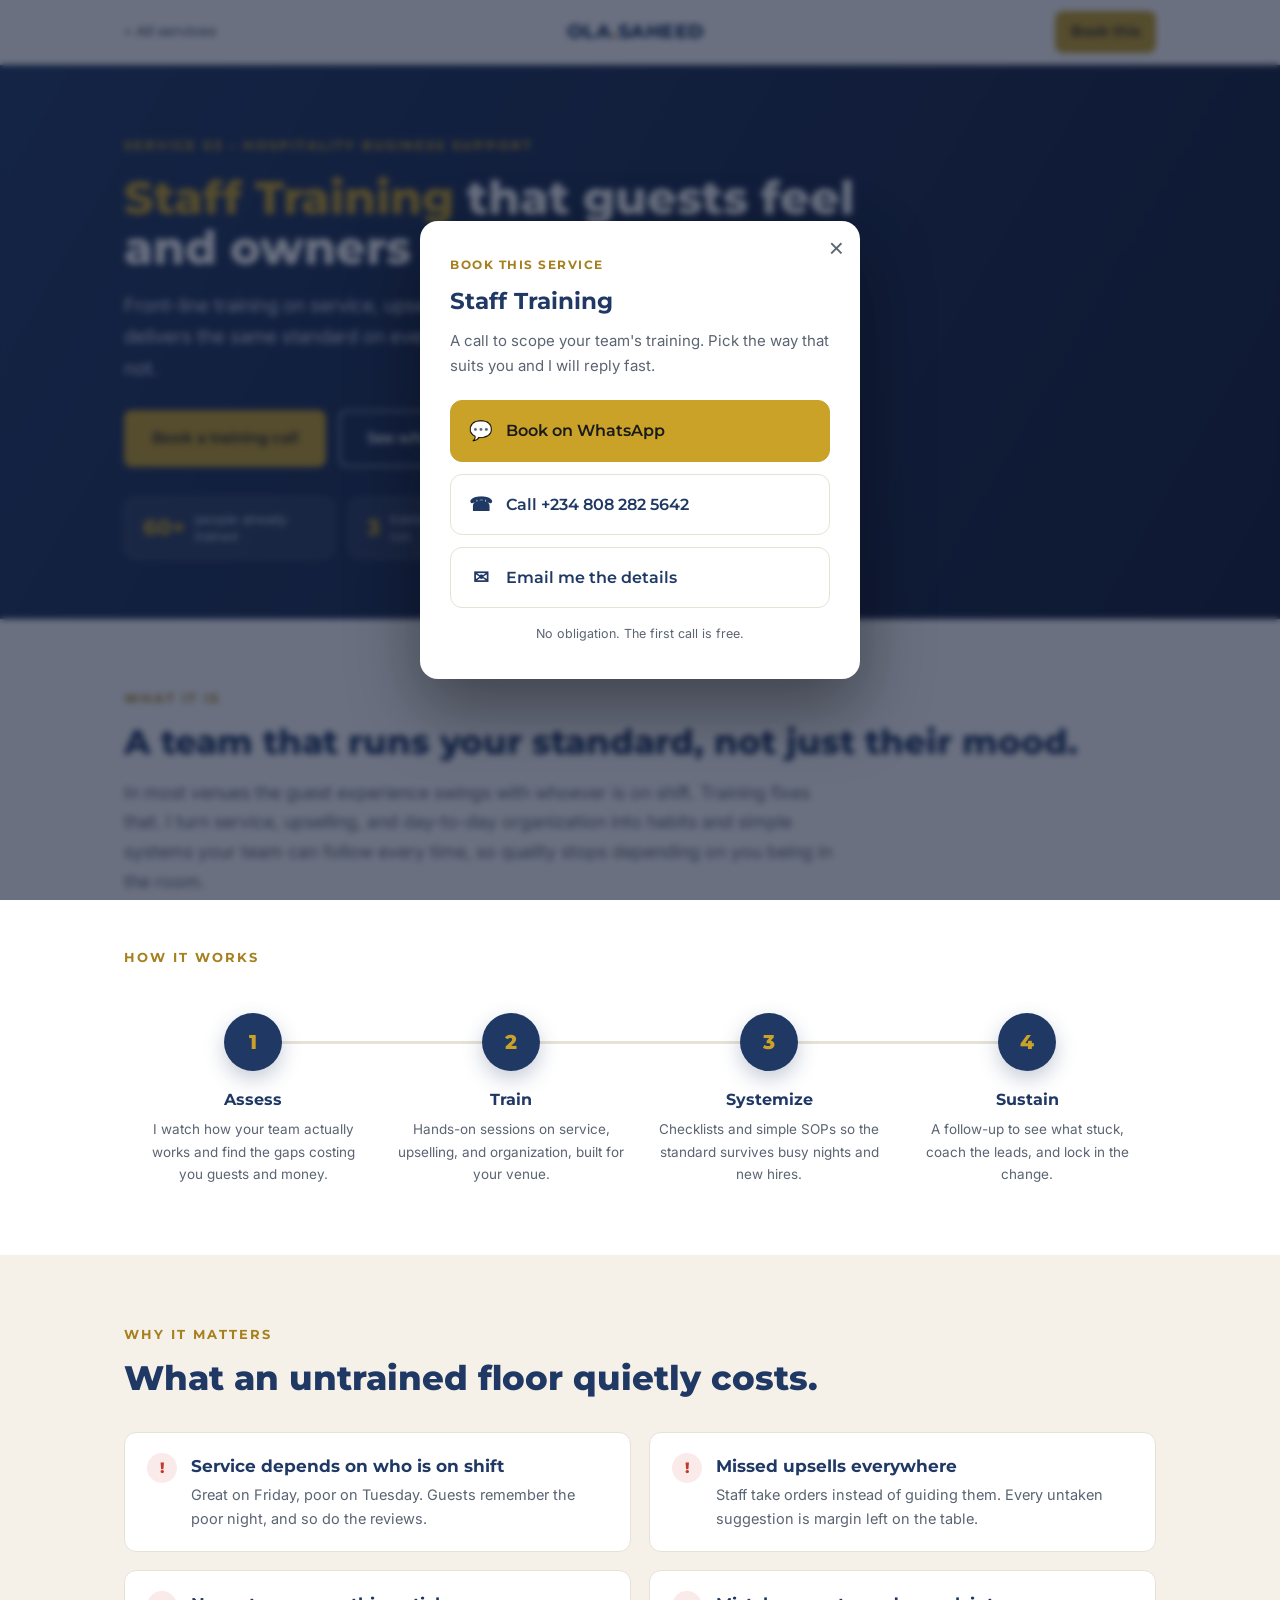
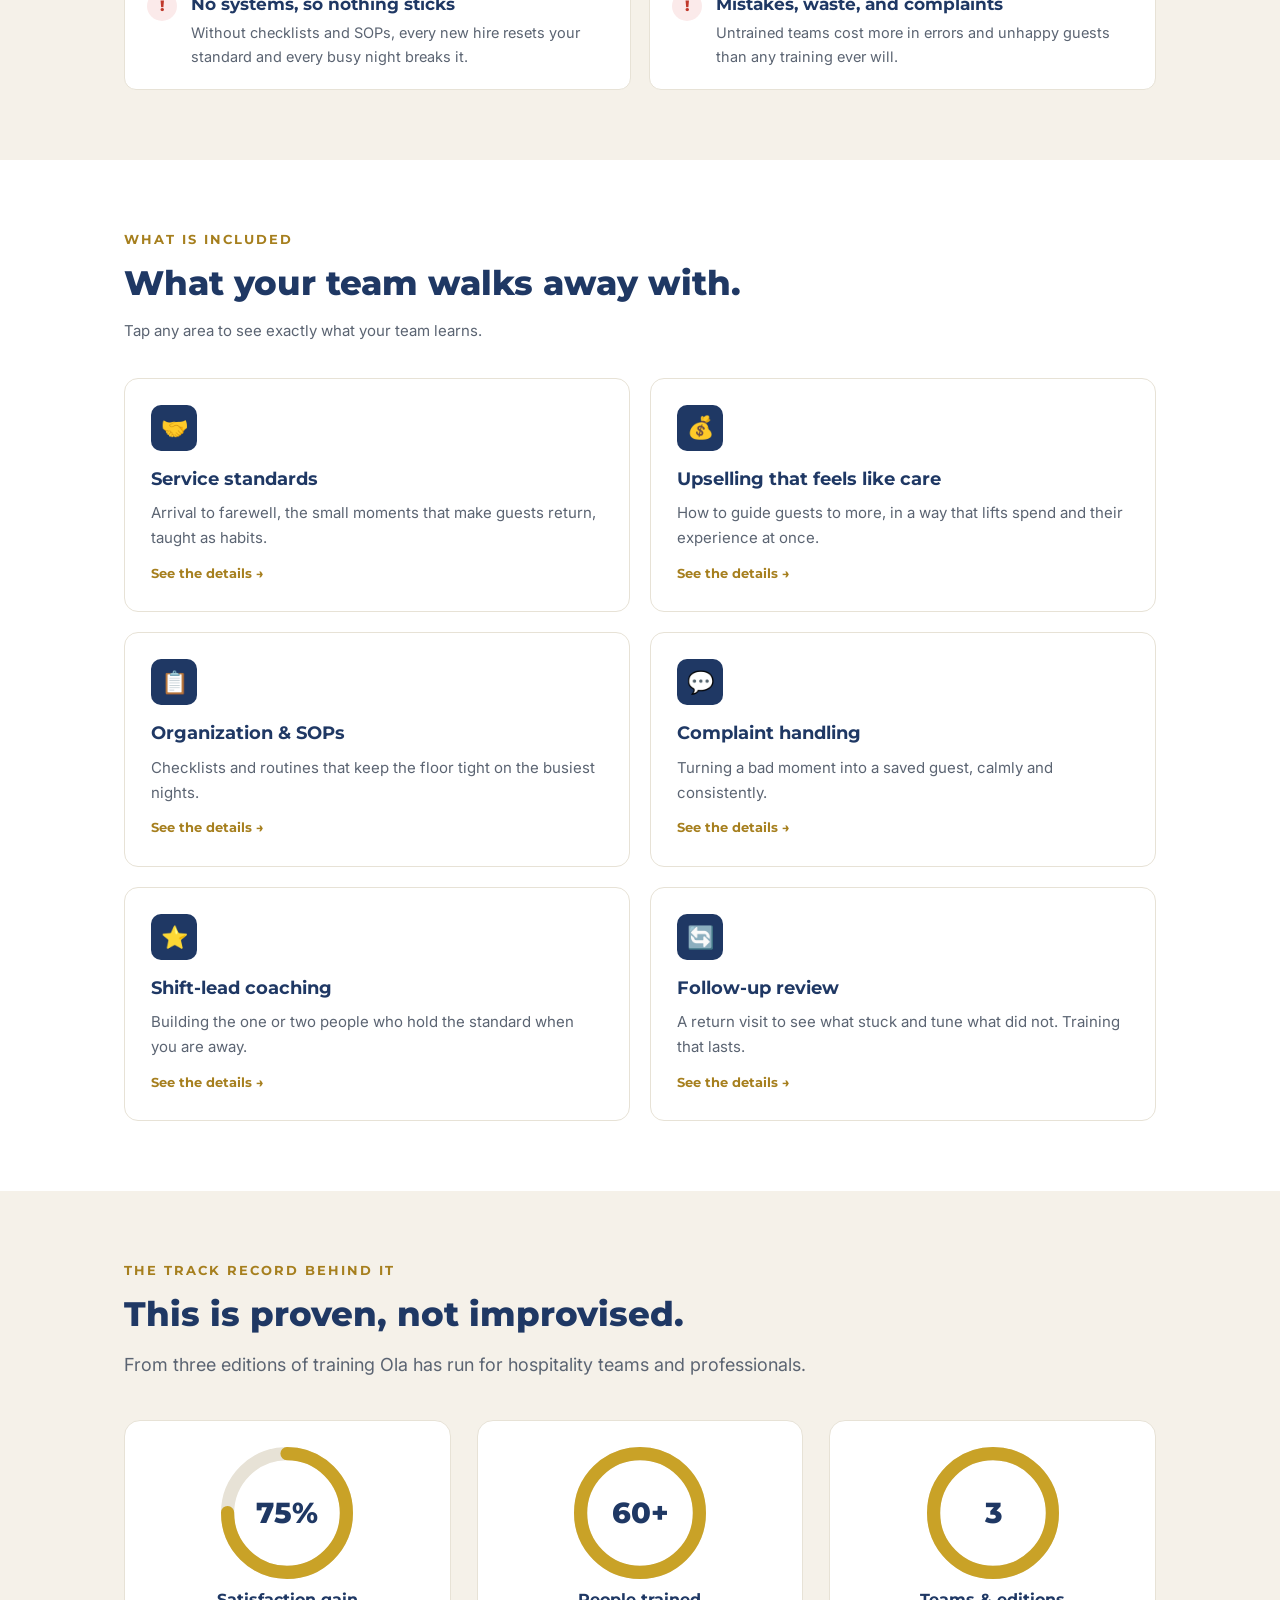
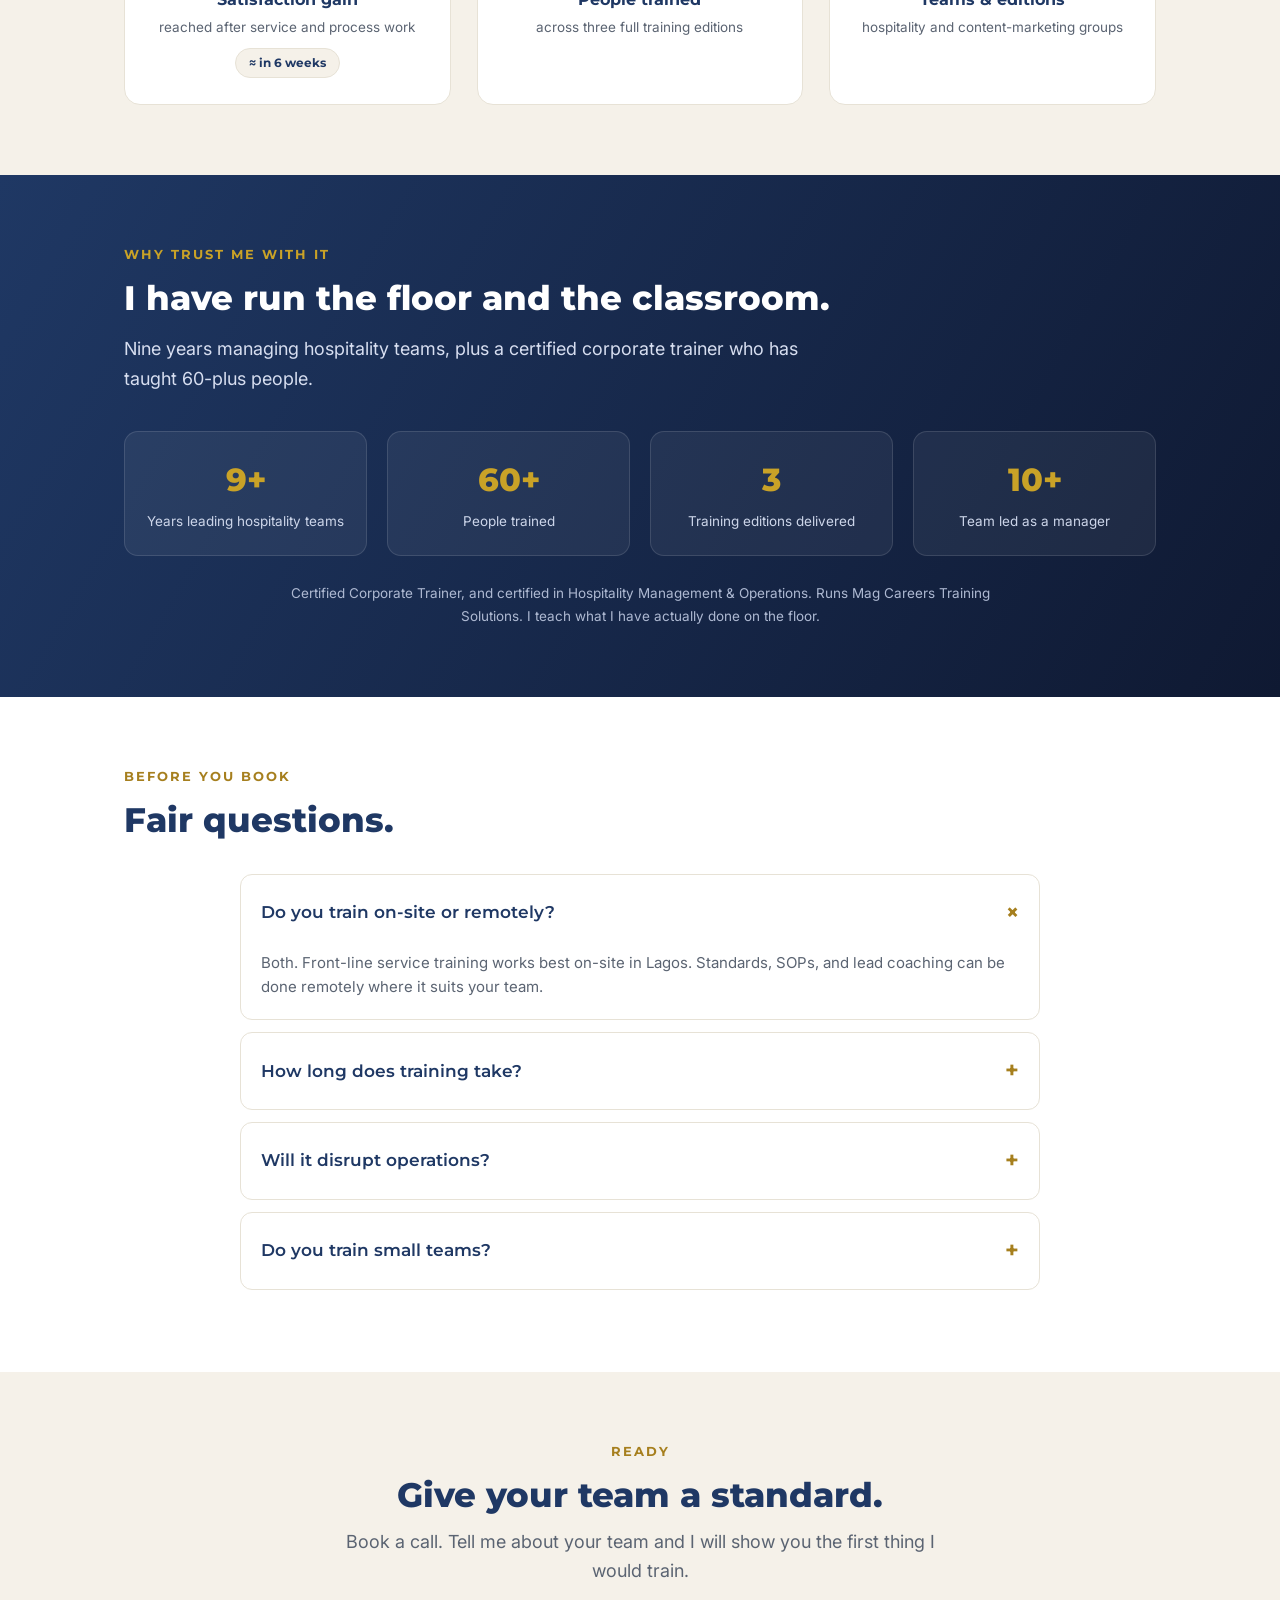
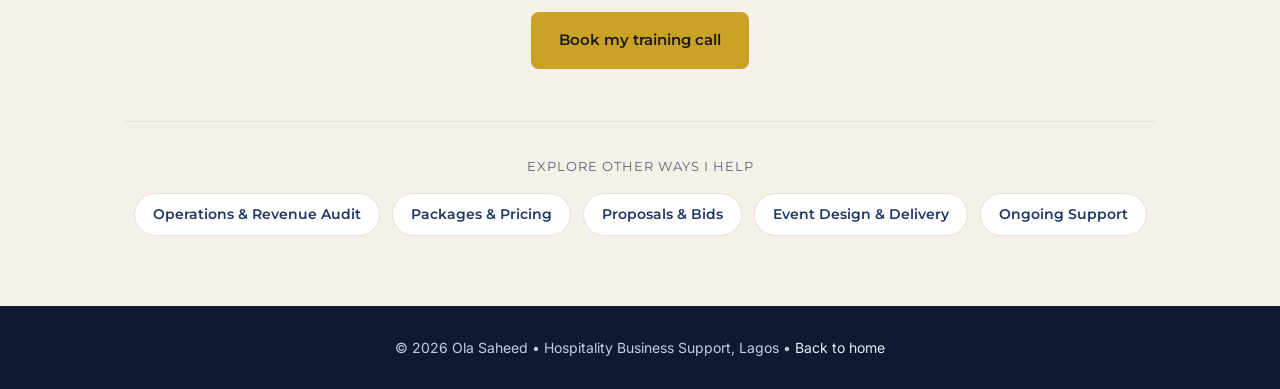
<file: services/staff-training.html>
<!DOCTYPE html>
<html lang="en">
<head>
<meta charset="UTF-8" />
<meta name="viewport" content="width=device-width, initial-scale=1.0" />
<title>Staff Training | Ola Saheed</title>
<link rel="icon" href="data:image/svg+xml,%3Csvg xmlns='http://www.w3.org/2000/svg' viewBox='0 0 32 32'%3E%3Crect width='32' height='32' rx='7' fill='%231F3864'/%3E%3Ctext x='16' y='23' font-family='Montserrat,Arial,sans-serif' font-size='20' font-weight='800' fill='%23C9A227' text-anchor='middle'%3EO%3C/text%3E%3C/svg%3E" />
<meta name="description" content="Front-line training on service, upselling, and organization, so your team delivers the same standard on every shift. 60-plus people trained across three editions." />
<meta name="theme-color" content="#1F3864" />
<link rel="preconnect" href="https://fonts.googleapis.com">
<link rel="preconnect" href="https://fonts.gstatic.com" crossorigin>
<link href="https://fonts.googleapis.com/css2?family=Montserrat:wght@600;700;800&family=Inter:wght@400;500;600&display=swap" rel="stylesheet">
<link rel="stylesheet" href="service.css">
</head>
<body>

<header>
  <div class="wrap">
    <nav>
      <a class="back" href="../index.html">&larr; All services</a>
      <div class="brand">OLA<span>.</span>SAHEED</div>
      <div class="nav-right"><a class="nav-cta" href="#book" data-book>Book this</a></div>
    </nav>
  </div>
</header>

<section class="s-hero">
  <div class="wrap">
    <span class="eyebrow">Service 03 &bull; Hospitality Business Support</span>
    <h1><em>Staff Training</em> that guests feel and owners see.</h1>
    <p class="sub">Front-line training on service, upselling, and organization, so your team delivers the same standard on every shift, whether you are on the floor or not.</p>
    <div class="hero-cta">
      <a class="btn btn-gold" href="#book" data-book>Book a training call</a>
      <a class="btn btn-ghost" href="#included">See what is included</a>
    </div>
    <div class="hero-chips">
      <div class="hero-chip"><b>60+</b><span>people already trained</span></div>
      <div class="hero-chip"><b>3</b><span>training editions run</span></div>
      <div class="hero-chip"><b>&#8593;</b><span>upsell without the hard sell</span></div>
    </div>
  </div>
</section>

<section>
  <div class="wrap">
    <div class="tag">What it is</div>
    <h2>A team that runs your standard, not just their mood.</h2>
    <p class="lead">In most venues the guest experience swings with whoever is on shift. Training fixes that. I turn service, upselling, and day-to-day organization into habits and simple systems your team can follow every time, so quality stops depending on you being in the room.</p>
    <div class="tag" style="margin-top:52px">How it works</div>
    <div class="flow">
      <div class="node"><div class="circle">1</div><h4>Assess</h4><p>I watch how your team actually works and find the gaps costing you guests and money.</p></div>
      <div class="node"><div class="circle">2</div><h4>Train</h4><p>Hands-on sessions on service, upselling, and organization, built for your venue.</p></div>
      <div class="node"><div class="circle">3</div><h4>Systemize</h4><p>Checklists and simple SOPs so the standard survives busy nights and new hires.</p></div>
      <div class="node"><div class="circle">4</div><h4>Sustain</h4><p>A follow-up to see what stuck, coach the leads, and lock in the change.</p></div>
    </div>
  </div>
</section>

<section class="alt">
  <div class="wrap">
    <div class="tag">Why it matters</div>
    <h2>What an untrained floor quietly costs.</h2>
    <div class="pain-grid">
      <div class="pain"><span class="x">!</span><div><h4>Service depends on who is on shift</h4><p>Great on Friday, poor on Tuesday. Guests remember the poor night, and so do the reviews.</p></div></div>
      <div class="pain"><span class="x">!</span><div><h4>Missed upsells everywhere</h4><p>Staff take orders instead of guiding them. Every untaken suggestion is margin left on the table.</p></div></div>
      <div class="pain"><span class="x">!</span><div><h4>No systems, so nothing sticks</h4><p>Without checklists and SOPs, every new hire resets your standard and every busy night breaks it.</p></div></div>
      <div class="pain"><span class="x">!</span><div><h4>Mistakes, waste, and complaints</h4><p>Untrained teams cost more in errors and unhappy guests than any training ever will.</p></div></div>
    </div>
  </div>
</section>

<section id="included">
  <div class="wrap">
    <div class="tag">What is included</div>
    <h2>What your team walks away with.</h2>
    <p class="lead" style="margin-top:8px;font-size:15px">Tap any area to see exactly what your team learns.</p>
    <div class="inc-grid">
      <div class="inc" data-detail="det-st-1"><div class="ico">&#129309;</div><h3>Service standards</h3><p>Arrival to farewell, the small moments that make guests return, taught as habits.</p><span class="more2">See the details &rarr;</span></div>
      <div class="inc" data-detail="det-st-2"><div class="ico">&#128176;</div><h3>Upselling that feels like care</h3><p>How to guide guests to more, in a way that lifts spend and their experience at once.</p><span class="more2">See the details &rarr;</span></div>
      <div class="inc" data-detail="det-st-3"><div class="ico">&#128203;</div><h3>Organization &amp; SOPs</h3><p>Checklists and routines that keep the floor tight on the busiest nights.</p><span class="more2">See the details &rarr;</span></div>
      <div class="inc" data-detail="det-st-4"><div class="ico">&#128172;</div><h3>Complaint handling</h3><p>Turning a bad moment into a saved guest, calmly and consistently.</p><span class="more2">See the details &rarr;</span></div>
      <div class="inc" data-detail="det-st-5"><div class="ico">&#11088;</div><h3>Shift-lead coaching</h3><p>Building the one or two people who hold the standard when you are away.</p><span class="more2">See the details &rarr;</span></div>
      <div class="inc" data-detail="det-st-6"><div class="ico">&#128260;</div><h3>Follow-up review</h3><p>A return visit to see what stuck and tune what did not. Training that lasts.</p><span class="more2">See the details &rarr;</span></div>
    </div>
  </div>
</section>

<section class="alt">
  <div class="wrap">
    <div class="tag">The track record behind it</div>
    <h2>This is proven, not improvised.</h2>
    <p class="lead">From three editions of training Ola has run for hospitality teams and professionals.</p>
    <div class="rings">
      <div class="ring">
        <svg viewBox="0 0 120 120"><circle class="rtrack" cx="60" cy="60" r="54"/><circle class="rbar" cx="60" cy="60" r="54" stroke-dasharray="254.5 339.3"/><text class="rval" x="60" y="69" text-anchor="middle">75%</text></svg>
        <h4>Satisfaction gain</h4><p>reached after service and process work</p><span class="rtime">&#8776; in 6 weeks</span>
      </div>
      <div class="ring">
        <svg viewBox="0 0 120 120"><circle class="rtrack" cx="60" cy="60" r="54"/><circle class="rbar" cx="60" cy="60" r="54" stroke-dasharray="339.3 339.3"/><text class="rval" x="60" y="69" text-anchor="middle">60+</text></svg>
        <h4>People trained</h4><p>across three full training editions</p>
      </div>
      <div class="ring">
        <svg viewBox="0 0 120 120"><circle class="rtrack" cx="60" cy="60" r="54"/><circle class="rbar" cx="60" cy="60" r="54" stroke-dasharray="339.3 339.3"/><text class="rval" x="60" y="69" text-anchor="middle">3</text></svg>
        <h4>Teams &amp; editions</h4><p>hospitality and content-marketing groups</p>
      </div>
    </div>
  </div>
</section>

<section class="auth">
  <div class="wrap">
    <div class="tag" style="color:var(--gold)">Why trust me with it</div>
    <h2>I have run the floor and the classroom.</h2>
    <p class="lead">Nine years managing hospitality teams, plus a certified corporate trainer who has taught 60-plus people.</p>
    <div class="auth-grid">
      <div class="auth-stat"><b>9+</b><span>Years leading hospitality teams</span></div>
      <div class="auth-stat"><b>60+</b><span>People trained</span></div>
      <div class="auth-stat"><b>3</b><span>Training editions delivered</span></div>
      <div class="auth-stat"><b>10+</b><span>Team led as a manager</span></div>
    </div>
    <p class="auth-note">Certified Corporate Trainer, and certified in Hospitality Management &amp; Operations. Runs Mag Careers Training Solutions. I teach what I have actually done on the floor.</p>
  </div>
</section>

<section>
  <div class="wrap">
    <div class="tag">Before you book</div>
    <h2>Fair questions.</h2>
    <div class="faq">
      <details open><summary>Do you train on-site or remotely?</summary><p>Both. Front-line service training works best on-site in Lagos. Standards, SOPs, and lead coaching can be done remotely where it suits your team.</p></details>
      <details><summary>How long does training take?</summary><p>It depends on team size and goals, but most venues get real change from a focused session or two plus a follow-up. I keep it practical, not a lecture.</p></details>
      <details><summary>Will it disrupt operations?</summary><p>No. I work around your shifts and can train in small groups so the venue keeps running while your team learns.</p></details>
      <details><summary>Do you train small teams?</summary><p>Yes. Even a team of three benefits, and small teams often improve fastest because everyone is in the room.</p></details>
    </div>
  </div>
</section>

<section class="final" id="book">
  <div class="wrap">
    <div class="tag" style="margin-left:auto;margin-right:auto;display:table">Ready</div>
    <h2>Give your team a standard.</h2>
    <p>Book a call. Tell me about your team and I will show you the first thing I would train.</p>
    <a class="btn btn-gold" href="#" data-book>Book my training call</a>
    <div class="other">
      <p>Explore other ways I help</p>
      <div class="row">
        <a href="operations-audit.html">Operations &amp; Revenue Audit</a>
        <a href="packages-pricing.html">Packages &amp; Pricing</a>
        <a href="proposals-bids.html">Proposals &amp; Bids</a>
        <a href="event-design.html">Event Design &amp; Delivery</a>
        <a href="ongoing-support.html">Ongoing Support</a>
      </div>
    </div>
  </div>
</section>

<footer>&copy; 2026 Ola Saheed &bull; Hospitality Business Support, Lagos &bull; <a href="../index.html">Back to home</a></footer>

<div class="bookbar"><a class="btn btn-gold" href="#" data-book>Book a training call</a></div>

<!-- INCLUDED-ITEM DETAIL SOURCES -->
<div hidden>
  <div id="det-st-1">
    <div class="dtag">Included &bull; Service standards</div>
    <h3>Service standards</h3>
    <p>Great service is not talent, it is a set of small habits repeated every shift. I turn your standard into teachable moments, arrival to farewell, so every guest gets the same warm, sharp experience.</p>
    <h4>What you get</h4>
    <ul>
      <li>A clear service standard for each stage of the guest journey</li>
      <li>The specific behaviours that earn returns and reviews</li>
      <li>Role-plays so the team practises, not just listens</li>
      <li>A one-page standard the team can keep</li>
    </ul>
    <div class="eg"><b>For example:</b> a warm five-second greeting rule and a proper farewell turned a "nice enough" floor into one guests now mention by name.</div>
    <div class="res">What it builds <span class="rr">a standard on every shift</span></div>
  </div>
  <div id="det-st-2">
    <div class="dtag">Included &bull; Upselling that feels like care</div>
    <h3>Upselling that feels like care</h3>
    <p>Upselling gets a bad name because most people do it badly. Done right, it lifts the bill and the guest's night at once, because you are guiding them to something they will actually enjoy.</p>
    <h4>What you get</h4>
    <ul>
      <li>Natural upsell moments mapped to your menu and flow</li>
      <li>Simple phrases that feel like a recommendation, not a pitch</li>
      <li>What to suggest, when, and to whom</li>
      <li>Practice so it becomes second nature</li>
    </ul>
    <div class="eg"><b>For example:</b> teaching staff to offer the sharing board to arriving groups lifted average spend without a single guest feeling pushed.</div>
    <div class="res">Typical result <span class="rr">higher spend, happier guests</span></div>
  </div>
  <div id="det-st-3">
    <div class="dtag">Included &bull; Organization &amp; SOPs</div>
    <h3>Organization &amp; SOPs</h3>
    <p>The busiest nights break undertrained teams because there is no system to lean on. I put simple checklists and routines in place so the floor stays tight when it matters most.</p>
    <h4>What you get</h4>
    <ul>
      <li>Opening, service, and closing checklists</li>
      <li>Clear roles and handovers per shift</li>
      <li>The few SOPs that prevent the most mistakes</li>
      <li>Formats your team will actually use</li>
    </ul>
    <div class="eg"><b>For example:</b> an opening checklist ended the nightly scramble of missing stock and unready stations before doors.</div>
    <div class="res">What it builds <span class="rr">calm on the busiest nights</span></div>
  </div>
  <div id="det-st-4">
    <div class="dtag">Included &bull; Complaint handling</div>
    <h3>Complaint handling</h3>
    <p>Every venue gets complaints. The winners turn them into saved, loyal guests. I train a calm, consistent way to handle the hard moments so one bad experience does not become a bad review.</p>
    <h4>What you get</h4>
    <ul>
      <li>A simple, repeatable complaint-handling method</li>
      <li>What to say and do in the first thirty seconds</li>
      <li>When and how to make it right without over-giving</li>
      <li>Practice on the situations you actually face</li>
    </ul>
    <div class="eg"><b>For example:</b> a calm "listen, own it, fix it" routine turned an angry table into regulars who now ask for the same server.</div>
    <div class="res">What it builds <span class="rr">saved guests, fewer bad reviews</span></div>
  </div>
  <div id="det-st-5">
    <div class="dtag">Included &bull; Shift-lead coaching</div>
    <h3>Shift-lead coaching</h3>
    <p>You cannot be on every shift. So I build the one or two people who can hold your standard when you are not there, giving them the tools and the confidence to lead the floor.</p>
    <h4>What you get</h4>
    <ul>
      <li>Coaching for your shift leads or best staff</li>
      <li>How to set the tone, delegate, and hold the line</li>
      <li>Handling problems in the moment</li>
      <li>A lead who runs the night like you would</li>
    </ul>
    <div class="eg"><b>For example:</b> promoting and coaching one strong server into a shift lead gave the owner their weekends back.</div>
    <div class="res">What it builds <span class="rr">a floor that runs without you</span></div>
  </div>
  <div id="det-st-6">
    <div class="dtag">Included &bull; Follow-up review</div>
    <h3>Follow-up review</h3>
    <p>Training that is not reinforced fades. I come back to see what stuck, coach where it slipped, and lock in the change, so it becomes how your venue runs, not a one-off workshop.</p>
    <h4>What you get</h4>
    <ul>
      <li>A return visit after the training</li>
      <li>An honest read on what stuck and what did not</li>
      <li>On-the-spot coaching to fix the gaps</li>
      <li>A short plan to keep the standard alive</li>
    </ul>
    <div class="eg"><b>For example:</b> a follow-up two weeks later caught a slipping farewell habit and re-set it before it faded for good.</div>
    <div class="res">What it builds <span class="rr">training that actually lasts</span></div>
  </div>
</div>

<!-- DETAIL MODAL -->
<div class="modal-overlay" id="detailModal" role="dialog" aria-modal="true" aria-label="Item details">
  <div class="modal modal-lg">
    <button class="close" aria-label="Close">&times;</button>
    <div class="dt" id="detailBody"></div>
    <div class="book-inline"><a class="btn btn-gold" href="#" data-book>Book Staff Training</a></div>
  </div>
</div>

<div class="modal-overlay" id="bookModal" role="dialog" aria-modal="true" aria-label="Book this service">
  <div class="modal">
    <button class="close" aria-label="Close">&times;</button>
    <div class="mtag">Book this service</div>
    <h3>Staff Training</h3>
    <p class="mp">A call to scope your team's training. Pick the way that suits you and I will reply fast.</p>
    <div class="mbtns">
      <a class="mbtn primary" href="https://wa.me/2348082825642?text=Hi%20Ola%2C%20I%20would%20like%20to%20book%20staff%20training%20for%20my%20venue.%20My%20team%3A%20" target="_blank" rel="noopener"><span class="mi">&#128172;</span>Book on WhatsApp</a>
      <a class="mbtn" href="tel:+2348082825642"><span class="mi">&#9742;</span>Call +234 808 282 5642</a>
      <a class="mbtn" href="mailto:ibrahimcerhid@gmail.com?subject=Staff%20Training&body=Hi%20Ola%2C%20I%20would%20like%20to%20book%20staff%20training%20for%20my%20venue.%20My%20team%3A%20"><span class="mi">&#9993;</span>Email me the details</a>
    </div>
    <p class="mfoot">No obligation. The first call is free.</p>
  </div>
</div>

<script src="service.js"></script>
</body>
</html>
</file>
<file: services/service.css>
/* Shared styles for Ola Saheed service detail pages */
:root{
  --navy:#1F3864; --navy2:#2E5496; --gold:#C9A227; --gold-deep:#A67F1E; --sand:#F5F1E9;
  --charcoal:#2B2B2B; --grey:#5b6472; --white:#fff; --line:#e7e2d6; --deep:#0f1932;
}
*{margin:0;padding:0;box-sizing:border-box}
html{scroll-behavior:smooth}
body{font-family:'Inter',sans-serif;color:var(--charcoal);background:var(--white);line-height:1.65}
h1,h2,h3,h4,.brand{font-family:'Montserrat',sans-serif}
a{text-decoration:none;color:inherit}
img{max-width:100%;display:block}
.wrap{max-width:1080px;margin:0 auto;padding:0 24px}
.btn{display:inline-block;padding:14px 26px;border-radius:8px;font-weight:600;font-family:'Montserrat';font-size:15px;transition:.2s;cursor:pointer;border:2px solid transparent}
.btn-gold{background:var(--gold);color:#1a1a1a}
.btn-gold:hover{filter:brightness(1.05);transform:translateY(-1px)}
.btn-ghost{background:transparent;color:var(--white);border-color:rgba(255,255,255,.5)}
.btn-ghost:hover{background:rgba(255,255,255,.12)}
.btn-navy{background:var(--navy);color:#fff}
.btn-navy:hover{background:var(--navy2)}

/* NAV */
header{position:sticky;top:0;z-index:50;background:rgba(255,255,255,.96);backdrop-filter:blur(8px);border-bottom:1px solid var(--line)}
nav{display:flex;align-items:center;justify-content:space-between;height:64px}
.brand{font-weight:800;font-size:19px;color:var(--navy);letter-spacing:.5px}
.brand span{color:var(--gold-deep)}
.back{font-family:'Montserrat';font-weight:600;font-size:14px;color:var(--grey)}
.back:hover{color:var(--navy)}
.nav-right{display:flex;align-items:center;gap:18px}
.nav-cta{background:var(--gold);color:#1a1a1a;padding:9px 16px;border-radius:8px;font-family:'Montserrat';font-weight:600;font-size:14px}

/* HERO */
.s-hero{background:linear-gradient(120deg,var(--navy),var(--deep));color:#fff;padding:66px 0 60px}
.s-hero .eyebrow{display:inline-block;color:var(--gold);font-family:'Montserrat';font-weight:700;letter-spacing:2px;text-transform:uppercase;font-size:12.5px;margin-bottom:16px}
.s-hero h1{font-size:clamp(30px,4.4vw,46px);line-height:1.1;font-weight:800;max-width:760px;margin-bottom:16px}
.s-hero h1 em{color:var(--gold);font-style:normal}
.s-hero .sub{font-size:19px;color:#d7def0;max-width:660px;margin-bottom:26px}
.s-hero .hero-cta{display:flex;gap:13px;flex-wrap:wrap}
.hero-chips{display:flex;gap:14px;flex-wrap:wrap;margin-top:30px}
.hero-chip{background:rgba(255,255,255,.08);border:1px solid rgba(255,255,255,.16);border-radius:12px;padding:12px 18px;display:flex;align-items:center;gap:10px}
.hero-chip b{font-family:'Montserrat';color:var(--gold);font-size:22px;font-weight:800}
.hero-chip span{font-size:13px;color:#cdd6ea;max-width:120px;line-height:1.3}

/* SECTIONS */
section{padding:70px 0}
.tag{color:var(--gold-deep);font-family:'Montserrat';font-weight:700;letter-spacing:2px;text-transform:uppercase;font-size:12.5px;margin-bottom:12px}
h2{font-size:clamp(24px,3.2vw,34px);color:var(--navy);font-weight:800;margin-bottom:16px;line-height:1.18}
.lead{font-size:18px;color:var(--grey);max-width:720px}
.alt{background:var(--sand)}

/* PROBLEM list */
.pain-grid{display:grid;grid-template-columns:1fr 1fr;gap:18px;margin-top:34px}
.pain{display:flex;gap:14px;align-items:flex-start;background:#fff;border:1px solid var(--line);border-radius:12px;padding:20px 22px}
.pain .x{flex:0 0 30px;width:30px;height:30px;border-radius:50%;background:#fbeaea;color:#c0392b;display:flex;align-items:center;justify-content:center;font-weight:800;font-family:'Montserrat';font-size:15px}
.pain h4{color:var(--navy);font-size:16.5px;margin-bottom:3px}
.pain p{color:var(--grey);font-size:14.5px}

/* INCLUDES grid */
.inc-grid{display:grid;grid-template-columns:1fr 1fr;gap:20px;margin-top:34px}
.inc{background:#fff;border:1px solid var(--line);border-radius:14px;padding:26px;transition:.2s}
.inc:hover{transform:translateY(-3px);box-shadow:0 16px 34px rgba(31,56,100,.1)}
.inc .ico{width:46px;height:46px;border-radius:10px;background:var(--navy);color:var(--gold);display:flex;align-items:center;justify-content:center;font-size:22px;margin-bottom:14px}
.inc h3{color:var(--navy);font-size:18px;margin-bottom:7px}
.inc p{color:var(--grey);font-size:15px}

/* CHECKLIST */
.checks{display:grid;grid-template-columns:1fr 1fr;gap:14px 30px;margin-top:30px}
.check{display:flex;gap:12px;align-items:flex-start}
.check .tick{flex:0 0 24px;width:24px;height:24px;border-radius:50%;background:var(--gold);color:#1a1a1a;display:flex;align-items:center;justify-content:center;font-weight:800;font-size:13px;margin-top:2px}
.check p{font-size:15.5px;color:var(--charcoal)}
.check b{color:var(--navy);font-family:'Montserrat'}

/* PROCESS FLOW infographic */
.flow{display:grid;grid-template-columns:repeat(4,1fr);gap:0;margin-top:44px;position:relative}
.flow .node{text-align:center;padding:0 14px;position:relative}
.flow .node::before{content:'';position:absolute;top:28px;left:-50%;width:100%;height:3px;background:var(--line);z-index:0}
.flow .node:first-child::before{display:none}
.flow .circle{position:relative;z-index:1;width:58px;height:58px;border-radius:50%;background:var(--navy);color:var(--gold);font-family:'Montserrat';font-weight:800;font-size:20px;display:flex;align-items:center;justify-content:center;margin:0 auto 16px;box-shadow:0 8px 20px rgba(31,56,100,.25)}
.flow h4{color:var(--navy);font-size:16px;margin-bottom:5px}
.flow p{color:var(--grey);font-size:13.5px}

/* STAT RINGS infographic */
.rings{display:grid;grid-template-columns:repeat(3,1fr);gap:26px;margin-top:40px}
.ring{background:#fff;border:1px solid var(--line);border-radius:16px;padding:26px 20px;text-align:center}
.ring svg{width:132px;height:132px;margin:0 auto 8px;display:block}
.ring .rtrack{fill:none;stroke:var(--line);stroke-width:12}
.ring .rbar{fill:none;stroke:var(--gold);stroke-width:12;stroke-linecap:round;transform:rotate(-90deg);transform-origin:50% 50%}
.ring .rval{font-family:'Montserrat';font-weight:800;font-size:26px;fill:var(--navy)}
.ring h4{color:var(--navy);font-size:16px;margin-top:2px}
.ring p{color:var(--grey);font-size:13.5px;margin-top:3px}

/* BEFORE / AFTER bars */
.ba{display:grid;grid-template-columns:1fr 1fr;gap:30px;margin-top:40px}
.ba-col{background:#fff;border:1px solid var(--line);border-radius:14px;padding:26px}
.ba-col.after{border-color:var(--gold);box-shadow:0 12px 30px rgba(201,162,39,.14)}
.ba-col h4{font-size:13px;letter-spacing:1.5px;text-transform:uppercase;margin-bottom:18px;font-family:'Montserrat'}
.ba-col.before h4{color:#c0392b}
.ba-col.after h4{color:var(--gold-deep)}
.bar{margin-bottom:16px}
.bar span{display:block;font-size:14px;color:var(--grey);margin-bottom:6px}
.bar .track{height:12px;border-radius:8px;background:var(--sand);overflow:hidden}
.bar .fill{height:100%;border-radius:8px}
.before .fill{background:#d98a86}
.after .fill{background:var(--gold)}

/* AUTHORITY band */
.auth{background:linear-gradient(120deg,var(--navy),var(--deep));color:#fff}
.auth h2{color:#fff}
.auth .lead{color:#d7def0}
.auth-grid{display:grid;grid-template-columns:repeat(4,1fr);gap:20px;margin-top:38px}
.auth-stat{text-align:center;padding:22px 12px;background:rgba(255,255,255,.06);border:1px solid rgba(255,255,255,.12);border-radius:14px}
.auth-stat b{display:block;font-family:'Montserrat';font-weight:800;font-size:32px;color:var(--gold)}
.auth-stat span{font-size:13.5px;color:#cdd6ea}
.auth-note{margin-top:26px;color:#aeb9d2;font-size:13.5px;text-align:center;max-width:720px;margin-left:auto;margin-right:auto}

/* FAQ */
.faq{max-width:800px;margin:34px auto 0}
.faq details{border:1px solid var(--line);border-radius:12px;padding:0 20px;margin-bottom:12px;background:#fff}
.faq summary{list-style:none;cursor:pointer;padding:19px 0;font-family:'Montserrat';font-weight:600;font-size:16.5px;color:var(--navy);display:flex;justify-content:space-between;align-items:center;gap:16px}
.faq summary::-webkit-details-marker{display:none}
.faq summary::after{content:'+';color:var(--gold-deep);font-size:23px;font-weight:700;transition:.2s}
.faq details[open] summary::after{transform:rotate(45deg)}
.faq details p{color:var(--grey);font-size:15px;padding:0 0 19px;margin:0}

/* FINAL CTA */
.final{background:var(--sand);text-align:center}
.final h2{margin-bottom:12px}
.final p{color:var(--grey);font-size:18px;max-width:600px;margin:0 auto 26px}
.other{margin-top:52px;padding-top:34px;border-top:1px solid var(--line)}
.other p{font-size:13px;letter-spacing:1px;text-transform:uppercase;color:var(--grey);margin-bottom:16px;font-family:'Montserrat'}
.other .row{display:flex;flex-wrap:wrap;gap:12px;justify-content:center}
.other a{border:1px solid var(--line);background:#fff;border-radius:30px;padding:9px 18px;font-family:'Montserrat';font-weight:600;font-size:14px;color:var(--navy);transition:.2s}
.other a:hover{background:var(--navy);color:#fff;border-color:var(--navy)}

footer{background:var(--deep);color:#c3cde3;text-align:center;padding:30px 24px;font-size:14px}
footer a{color:#e6ecf8}

/* BOOK-THIS MODAL */
.modal-overlay{position:fixed;inset:0;background:rgba(15,25,50,.62);backdrop-filter:blur(3px);z-index:100;display:none;align-items:center;justify-content:center;padding:22px;opacity:0;transition:opacity .2s}
.modal-overlay.open{display:flex;opacity:1}
.modal{background:#fff;border-radius:18px;max-width:440px;width:100%;padding:34px 30px;position:relative;box-shadow:0 30px 70px rgba(0,0,0,.4);transform:translateY(12px);transition:transform .22s}
.modal-overlay.open .modal{transform:translateY(0)}
.modal .close{position:absolute;top:14px;right:16px;background:none;border:none;font-size:26px;line-height:1;color:var(--grey);cursor:pointer}
.modal .mtag{color:var(--gold-deep);font-family:'Montserrat';font-weight:700;letter-spacing:1.5px;text-transform:uppercase;font-size:12px;margin-bottom:8px}
.modal h3{color:var(--navy);font-size:23px;margin-bottom:8px}
.modal .mp{color:var(--grey);font-size:15px;margin-bottom:22px}
.modal .mbtns{display:flex;flex-direction:column;gap:12px}
.mbtn{display:flex;align-items:center;gap:13px;border:1px solid var(--line);border-radius:12px;padding:14px 18px;font-family:'Montserrat';font-weight:600;font-size:15.5px;color:var(--navy);transition:.18s}
.mbtn .mi{width:24px;text-align:center;font-size:19px}
.mbtn:hover{border-color:var(--navy);transform:translateY(-2px);box-shadow:0 10px 24px rgba(31,56,100,.12)}
.mbtn.primary{background:var(--gold);border-color:var(--gold);color:#1a1a1a}
.mbtn.primary:hover{filter:brightness(1.04)}
.modal .mfoot{margin-top:16px;font-size:12.5px;color:var(--grey);text-align:center}

/* sticky mobile book bar */
.bookbar{position:fixed;left:0;right:0;bottom:0;z-index:40;background:#fff;border-top:1px solid var(--line);padding:12px 18px;display:none;box-shadow:0 -8px 24px rgba(0,0,0,.08)}
.bookbar .btn{width:100%;text-align:center}

/* clickable included items */
.inc{cursor:pointer}
.inc .more2{display:inline-block;margin-top:12px;font-family:'Montserrat';font-weight:700;font-size:13px;color:var(--gold-deep)}

/* timed result pill under rings */
.rtime{display:inline-block;margin-top:10px;background:var(--sand);border:1px solid var(--line);color:var(--navy);font-family:'Montserrat';font-weight:700;font-size:12px;padding:4px 13px;border-radius:20px}

/* detail (crazy-details) modal */
.modal.modal-lg{max-width:640px;text-align:left;max-height:88vh;overflow-y:auto}
.dt .dtag{color:var(--gold-deep);font-family:'Montserrat';font-weight:700;letter-spacing:1.5px;text-transform:uppercase;font-size:12px;margin-bottom:8px}
.dt h3{color:var(--navy);font-size:24px;margin-bottom:12px;font-family:'Montserrat'}
.dt p{color:var(--grey);font-size:15.5px;margin-bottom:14px}
.dt h4{color:var(--navy);font-family:'Montserrat';font-size:15px;margin:18px 0 10px}
.dt ul{list-style:none;margin-bottom:6px}
.dt li{position:relative;padding-left:26px;margin-bottom:9px;font-size:15px;color:var(--charcoal)}
.dt li::before{content:'\2713';position:absolute;left:0;top:0;color:var(--gold-deep);font-weight:800}
.dt .eg{background:var(--sand);border-left:3px solid var(--gold);border-radius:8px;padding:14px 16px;font-size:14.5px;color:#3a4150;margin:14px 0}
.dt .eg b{color:var(--navy);font-family:'Montserrat'}
.dt .res{display:flex;align-items:center;gap:10px;margin-top:6px;font-size:14.5px;color:var(--navy);font-family:'Montserrat';font-weight:600}
.dt .res .rr{background:var(--gold);color:#1a1a1a;border-radius:6px;padding:3px 9px;font-weight:800;font-size:13px}
.book-inline{margin-top:22px;padding-top:18px;border-top:1px solid var(--line);text-align:center}

@media(max-width:820px){
  .pain-grid,.inc-grid,.checks,.ba{grid-template-columns:1fr}
  .flow{grid-template-columns:1fr 1fr;row-gap:34px}
  .flow .node:nth-child(3)::before,.flow .node:nth-child(1)::before{display:none}
  .rings{grid-template-columns:1fr}
  .auth-grid{grid-template-columns:1fr 1fr}
  .nav-right .nav-cta{display:none}
  .bookbar{display:block}
  body{padding-bottom:74px}
}
</file>
